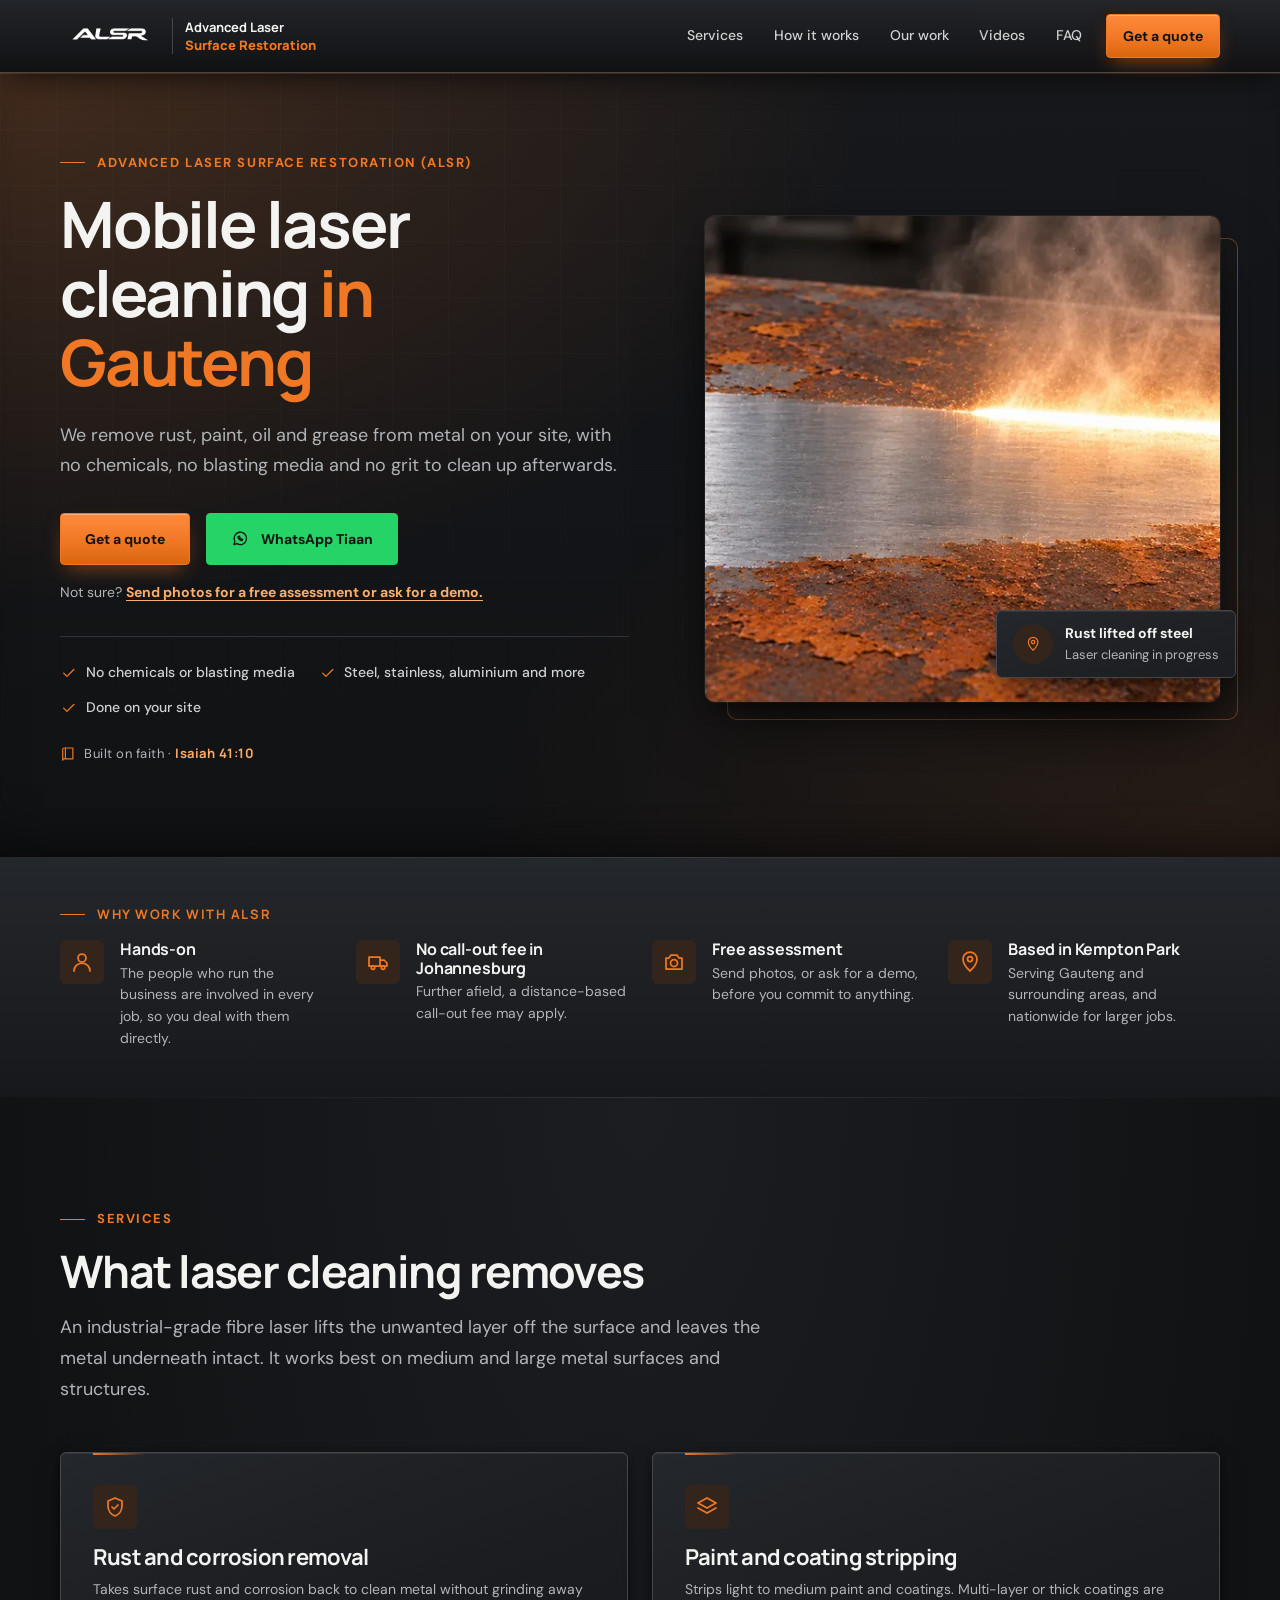
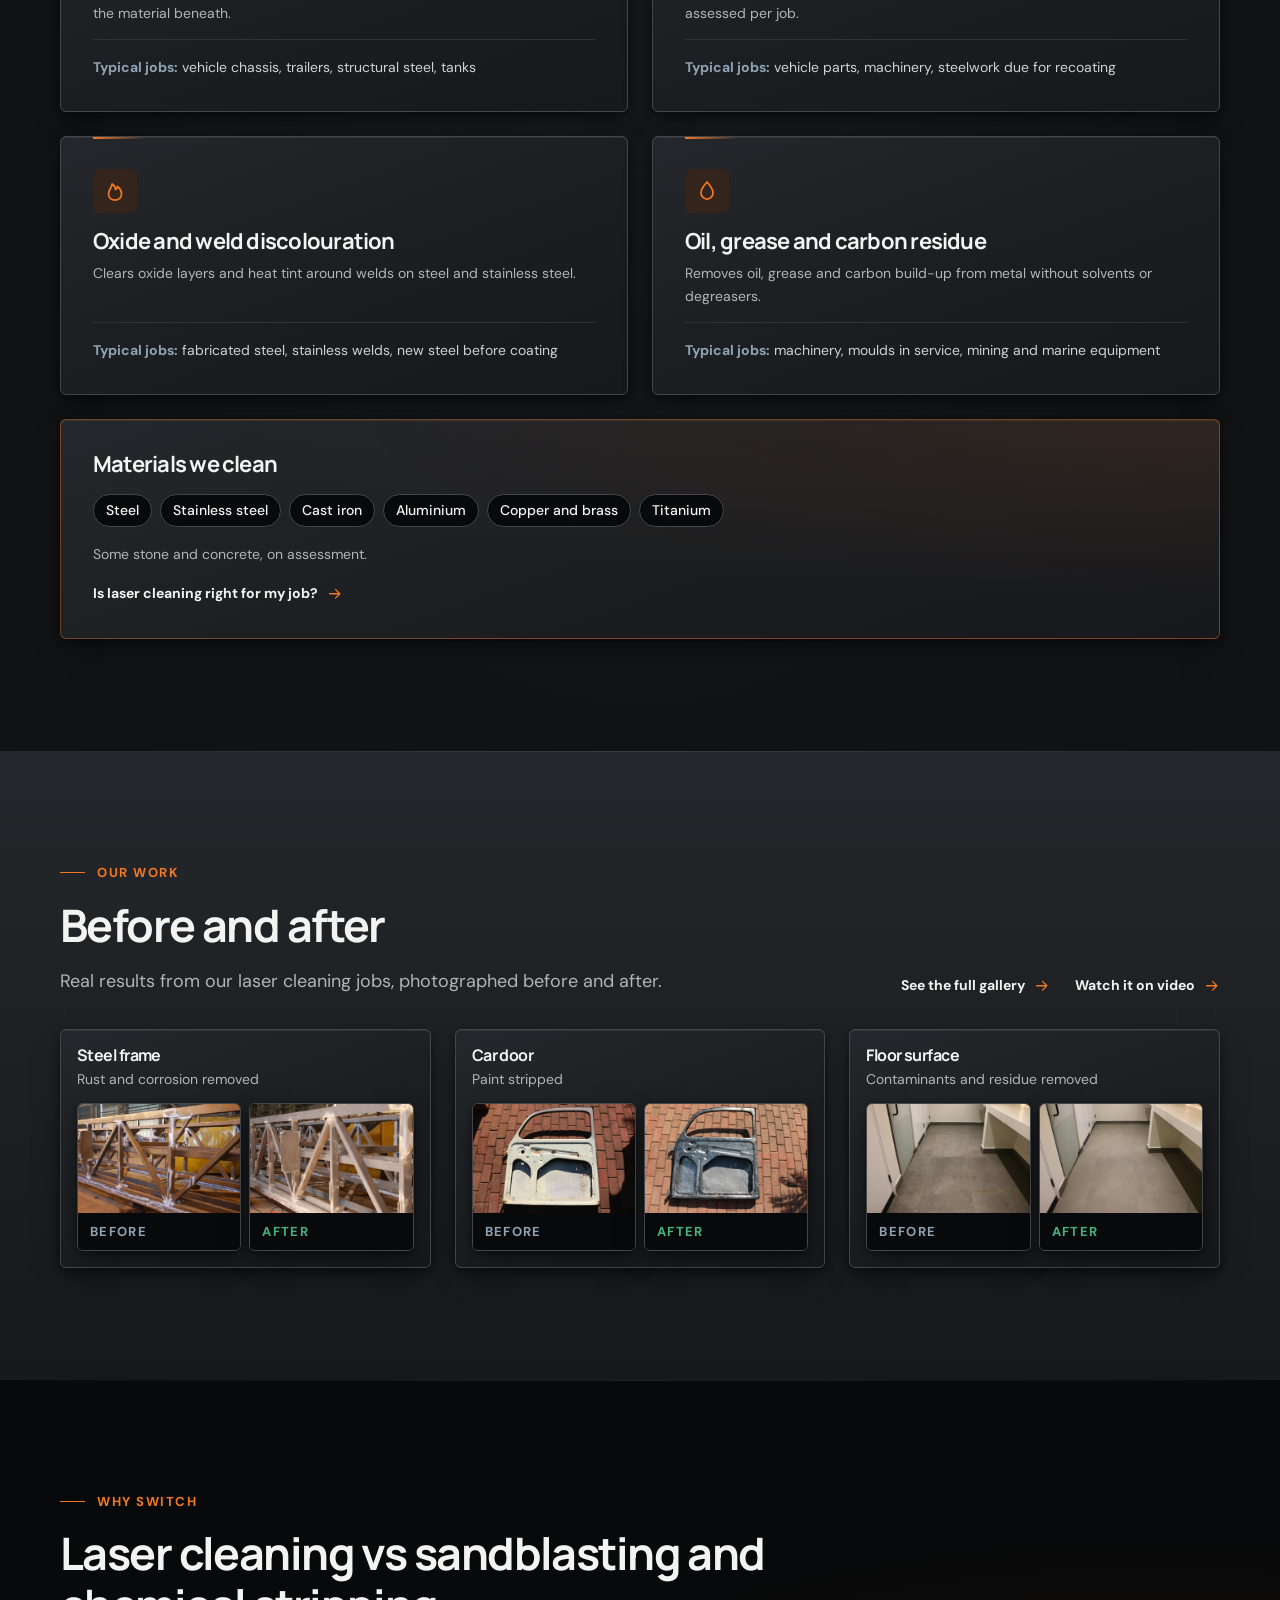
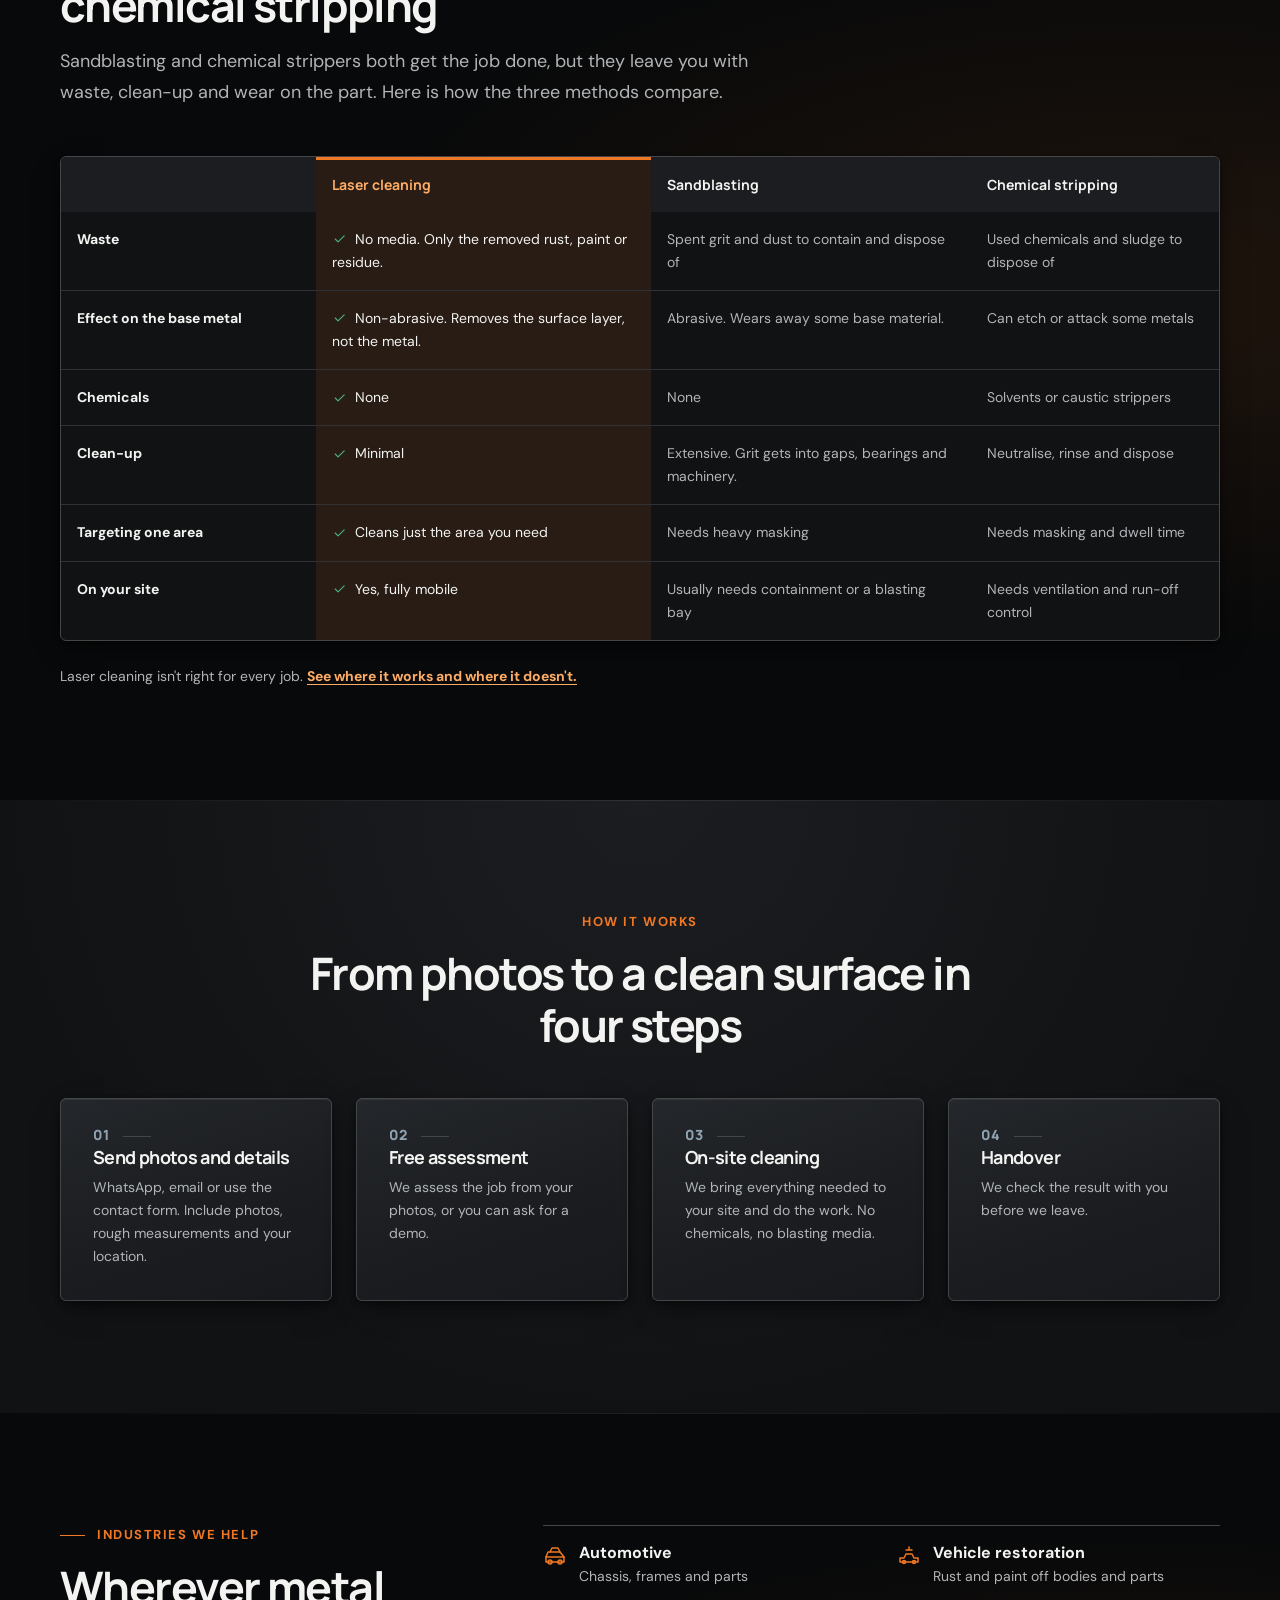
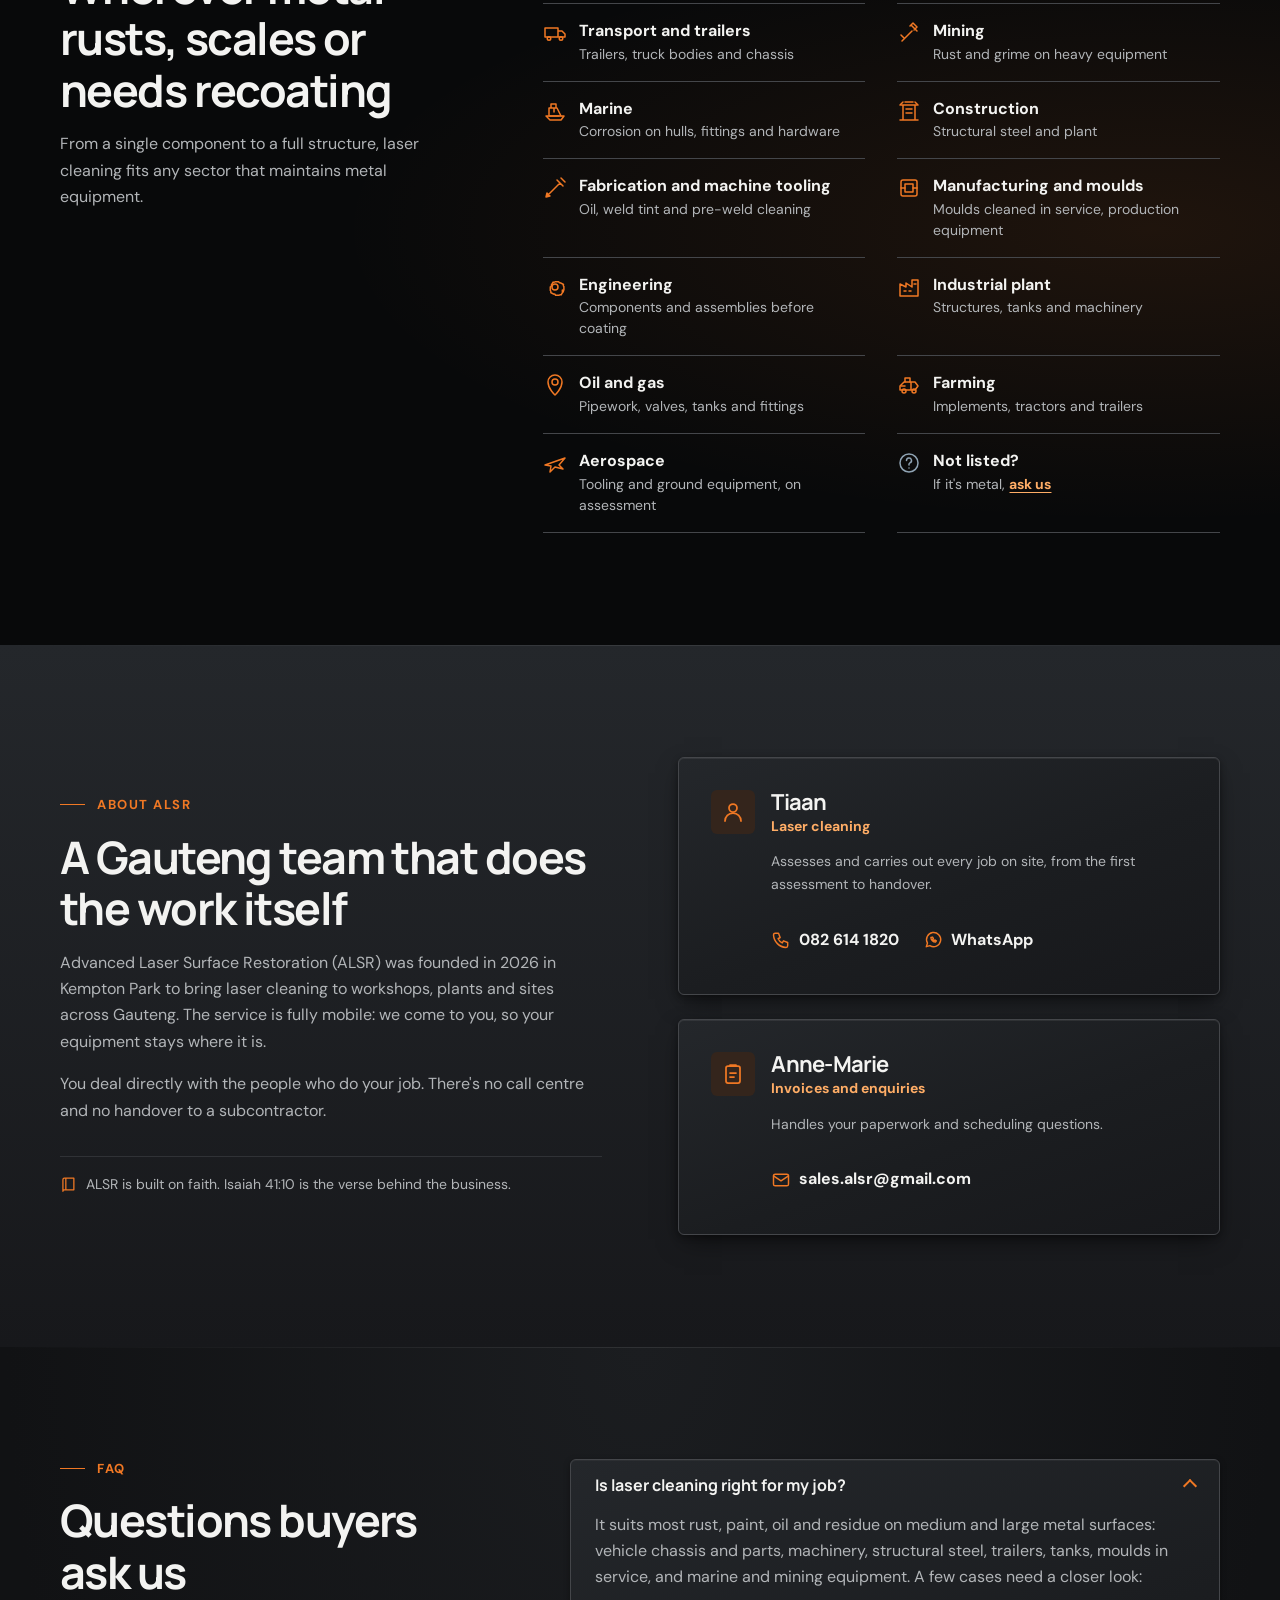
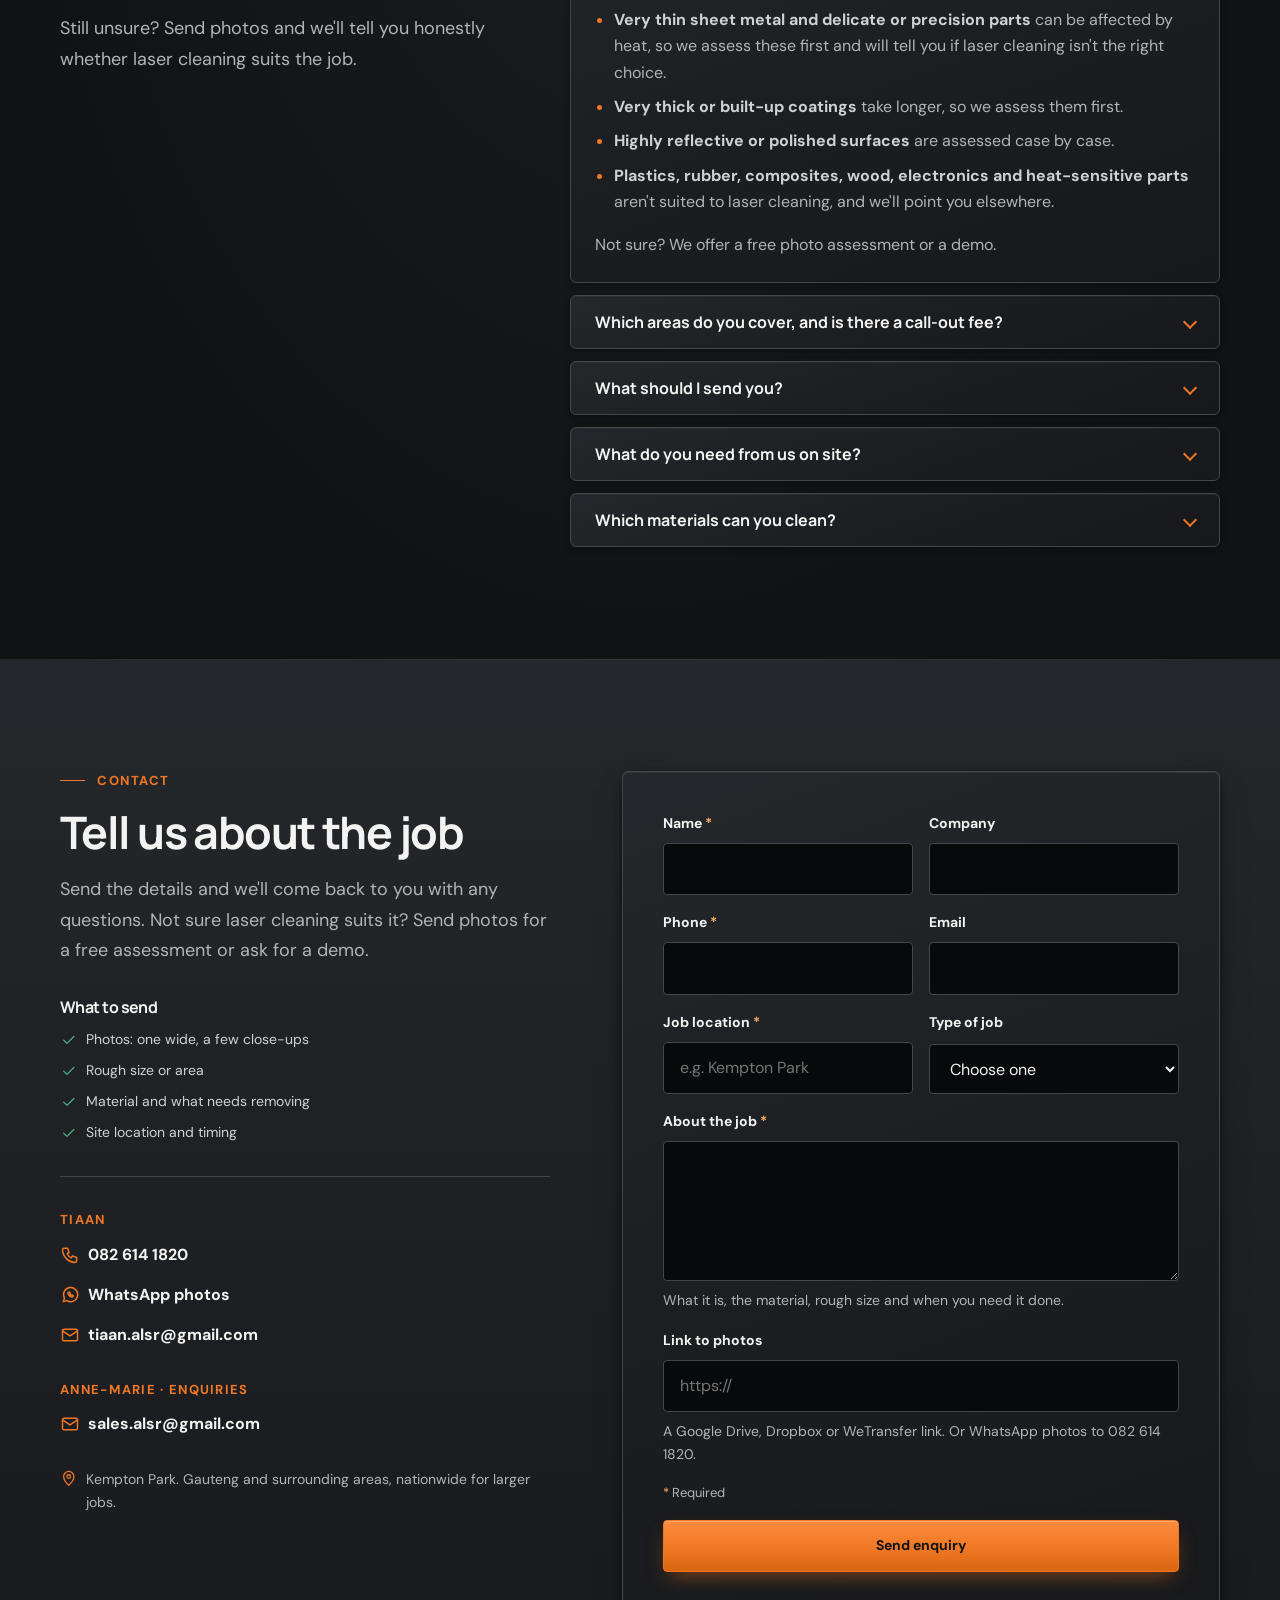
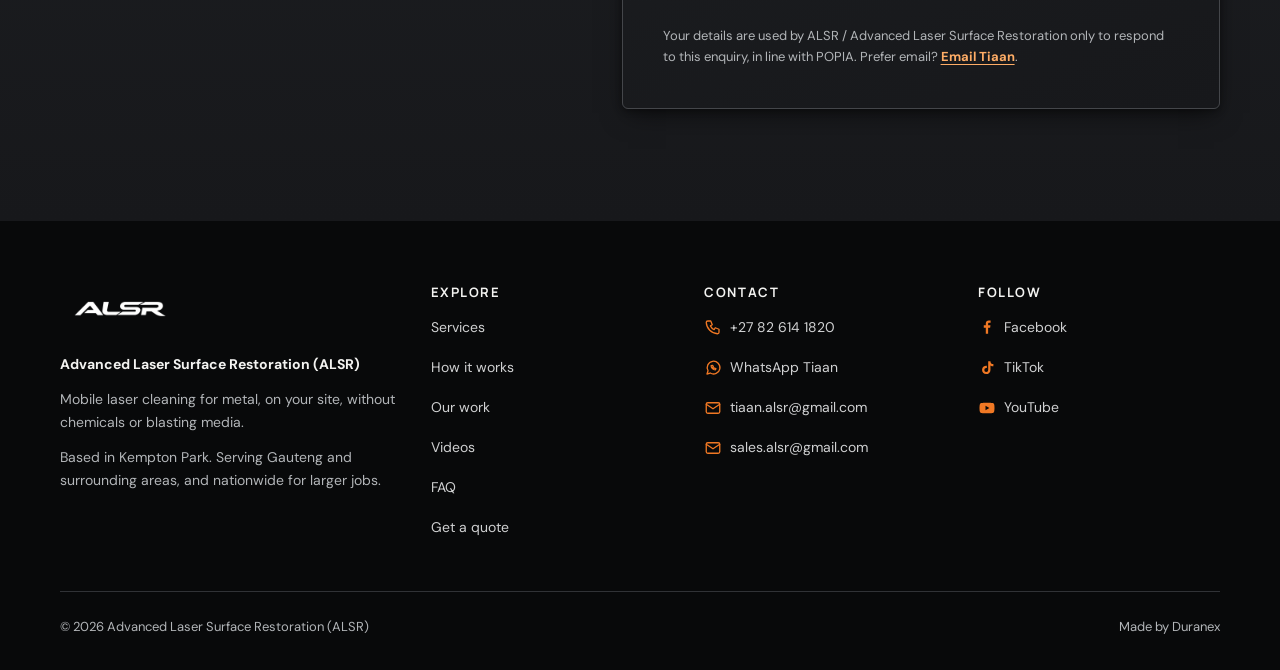
<file: index.html>
﻿<!DOCTYPE html>
<html lang="en-ZA"> 
  <head>
    <meta charset="UTF-8" />
    <meta name="viewport" content="width=device-width, initial-scale=1.0" />
    <meta name="description" content="Mobile laser cleaning in Gauteng. ALSR removes rust, paint, oil and grease from metal on your site. No chemicals. Free photo assessment." />
    <meta name="theme-color" content="#111214" />
    <meta name="color-scheme" content="dark" />
    <meta property="og:type" content="website" />
    <meta property="og:locale" content="en_ZA" />
    <meta property="og:site_name" content="Advanced Laser Surface Restoration (ALSR)" />
    <meta property="og:title" content="Mobile laser cleaning in Gauteng | ALSR" />
    <meta property="og:description" content="Mobile laser cleaning in Gauteng. ALSR removes rust, paint, oil and grease from metal on your site. No chemicals. Free photo assessment." />
    <meta property="og:url" content="https://alsr-sa.com/" />
    <meta property="og:image" content="https://alsr-sa.com/assets/img/brand/og-image.jpg" />
    <meta property="og:image:width" content="1200" />
    <meta property="og:image:height" content="630" />
    <meta property="og:image:alt" content="Before and after laser cleaning of a rusted steel frame. ALSR, mobile laser cleaning in Gauteng." />
    <meta name="twitter:card" content="summary_large_image" />
    <meta name="twitter:title" content="Mobile laser cleaning in Gauteng | ALSR" />
    <meta name="twitter:description" content="Mobile laser cleaning in Gauteng. ALSR removes rust, paint, oil and grease from metal on your site. No chemicals. Free photo assessment." />
    <meta name="twitter:image" content="https://alsr-sa.com/assets/img/brand/og-image.jpg" />
    <meta name="twitter:image:alt" content="Before and after laser cleaning of a rusted steel frame. ALSR, mobile laser cleaning in Gauteng." />
    <title>Laser Cleaning in Gauteng | Rust &amp; Paint Removal | ALSR</title>
    <link rel="canonical" href="https://alsr-sa.com/" />
    <link rel="icon" type="image/svg+xml" href="favicon/favicon.svg" />
    <link rel="icon" type="image/png" sizes="96x96" href="favicon/favicon-96x96.png" />
    <link rel="shortcut icon" href="favicon.ico" />
    <link rel="apple-touch-icon" sizes="180x180" href="favicon/apple-touch-icon.png" />
    <link rel="preload" as="image" href="assets/img/work/hero-laser-cleaning-860.webp" imagesrcset="assets/img/work/hero-laser-cleaning-560.webp 560w, assets/img/work/hero-laser-cleaning-860.webp 860w" imagesizes="(max-width: 900px) 92vw, 560px" fetchpriority="high" />
    <link rel="preload" href="assets/fonts/manrope-latin.woff2" as="font" type="font/woff2" crossorigin />
    <link rel="preload" href="assets/fonts/dm-sans-latin.woff2" as="font" type="font/woff2" crossorigin />
    <script type="application/ld+json">
{
  "@context": "https://schema.org",
  "@graph": [
    {
      "@id": "https://alsr-sa.com/#business",
      "name": "Advanced Laser Surface Restoration (ALSR)",
      "alternateName": "ALSR",
      "url": "https://alsr-sa.com/",
      "logo": "https://alsr-sa.com/assets/img/brand/logo-white.webp",
      "image": "https://alsr-sa.com/assets/img/brand/og-image.jpg",
      "description": "Mobile laser cleaning for metal in Gauteng and South Africa: rust, paint, oil and residue removed on site, with no chemicals or blasting media.",
      "telephone": "+27826141820",
      "email": "tiaan.alsr@gmail.com",
      "foundingDate": "2026",
      "address": {
        "@type": "PostalAddress",
        "addressLocality": "Kempton Park",
        "addressRegion": "Gauteng",
        "addressCountry": "ZA"
      },
      "areaServed": [
        {
          "@type": "AdministrativeArea",
          "name": "Gauteng"
        },
        {
          "@type": "Country",
          "name": "South Africa"
        }
      ],
      "knowsAbout": [
        "Laser cleaning",
        "Rust removal",
        "Paint removal"
      ],
      "contactPoint": [
        {
          "@type": "ContactPoint",
          "contactType": "customer service",
          "telephone": "+27826141820",
          "email": "tiaan.alsr@gmail.com",
          "areaServed": "ZA"
        },
        {
          "@type": "ContactPoint",
          "contactType": "sales",
          "email": "sales.alsr@gmail.com",
          "areaServed": "ZA"
        }
      ],
      "sameAs": [
        "https://www.facebook.com/share/1BM2h2xgPa/",
        "https://www.tiktok.com/@alsr753",
        "https://www.youtube.com/@alsr-lazersa"
      ],
      "@type": "LocalBusiness"
    },
    {
      "@type": "FAQPage",
      "mainEntity": [
        {
          "@type": "Question",
          "name": "Is laser cleaning right for my job?",
          "acceptedAnswer": {
            "@type": "Answer",
            "text": "It suits most rust, paint, oil and residue on medium and large metal surfaces: vehicle chassis and parts, machinery, structural steel, trailers, tanks, moulds in service, and marine and mining equipment. A few cases need a closer look: Very thin sheet metal and delicate or precision parts can be affected by heat, so we assess these first and will tell you if laser cleaning isn't the right choice. Very thick or built-up coatings take longer, so we assess them first. Highly reflective or polished surfaces are assessed case by case. Plastics, rubber, composites, wood, electronics and heat-sensitive parts aren't suited to laser cleaning, and we'll point you elsewhere. Not sure? We offer a free photo assessment or a demo."
          }
        },
        {
          "@type": "Question",
          "name": "Which areas do you cover, and is there a call-out fee?",
          "acceptedAnswer": {
            "@type": "Answer",
            "text": "We're based in Kempton Park and work across Gauteng and surrounding areas, with no call-out fee in Johannesburg. We also travel nationwide for larger jobs. Outside Johannesburg, a distance-based call-out fee may apply."
          }
        },
        {
          "@type": "Question",
          "name": "What should I send you?",
          "acceptedAnswer": {
            "@type": "Answer",
            "text": "Photos of the surface: one wide shot and a few close-ups Approximate size or area to be cleaned The material, if you know it, and what needs removing Where the job is and when you need it done WhatsApp them to 082 614 1820, email them, or use the contact form below."
          }
        },
        {
          "@type": "Question",
          "name": "What do you need from us on site?",
          "acceptedAnswer": {
            "@type": "Answer",
            "text": "Just two things: a 220V shore power supply close to where the job will take place, and clear access to the work area, wide enough for a car or our machine to get through."
          }
        },
        {
          "@type": "Question",
          "name": "Which materials can you clean?",
          "acceptedAnswer": {
            "@type": "Answer",
            "text": "Steel, stainless steel, cast iron, aluminium, copper and brass, and titanium. Some stone and concrete can be cleaned too, after an assessment."
          }
        }
      ]
    },
    {
      "@type": "WebSite",
      "@id": "https://alsr-sa.com/#website",
      "url": "https://alsr-sa.com/",
      "name": "Advanced Laser Surface Restoration (ALSR)",
      "inLanguage": "en-ZA",
      "publisher": {
        "@id": "https://alsr-sa.com/#business"
      }
    }
  ]
}
    </script>
    <script>document.documentElement.classList.add("js");</script>
    <link rel="stylesheet" href="assets/css/site.css" />
    <script src="assets/js/site.js" defer></script>
  </head>
  <body>
    <!-- header:start -->
    <a class="skip-link" href="#main">Skip to main content</a>
    <svg class="sprite" aria-hidden="true" focusable="false" xmlns="http://www.w3.org/2000/svg">
      <symbol id="i-arrow-right" viewBox="0 0 24 24"><path d="M5 12h14M13 6l6 6-6 6"/></symbol>
      <symbol id="i-check" viewBox="0 0 24 24"><path d="m5 12.5 4.5 4.5L19 7.5"/></symbol>
      <symbol id="i-phone" viewBox="0 0 24 24"><path d="M5 4h4l2 5-2.5 1.5a11 11 0 0 0 5 5L15 13l5 2v4a2 2 0 0 1-2 2A16 16 0 0 1 3 6a2 2 0 0 1 2-2Z"/></symbol>
      <symbol id="i-mail" viewBox="0 0 24 24"><rect x="3" y="5" width="18" height="14" rx="2"/><path d="m3 7 9 6 9-6"/></symbol>
      <symbol id="i-pin" viewBox="0 0 24 24"><path d="M12 21s7-6.2 7-12a7 7 0 1 0-14 0c0 5.8 7 12 7 12Z"/><circle cx="12" cy="9" r="2.5"/></symbol>
      <symbol id="i-whatsapp" viewBox="0 0 24 24"><path d="M4 20l1.4-4.3A8.5 8.5 0 1 1 8.300 18.700L4 20Z"/><path d="M9.500 9c0 2.800 2.700 5.500 5.500 5.500l1-1.500-1.800-1-.9.800a3.500 3.500 0 0 1-1.600-1.600l.8-.9-1-1.800-2 .5Z"/></symbol>
      <symbol id="i-menu" viewBox="0 0 24 24"><path d="M4 7h16M4 12h16M4 17h16"/></symbol>
      <symbol id="i-close" viewBox="0 0 24 24"><path d="m6 6 12 12M18 6 6 18"/></symbol>
      <symbol id="i-play" viewBox="0 0 24 24"><path d="M8 5v14l11-7Z"/></symbol>
      <symbol id="i-target" viewBox="0 0 24 24"><circle cx="12" cy="12" r="8"/><circle cx="12" cy="12" r="3"/><path d="M12 2v3M12 19v3M2 12h3M19 12h3"/></symbol>
      <symbol id="i-bolt" viewBox="0 0 24 24"><path d="M13 3 5 13.500h6L10 21l8-10.500h-6L13 3Z"/></symbol>
      <symbol id="i-leaf" viewBox="0 0 24 24"><path d="M5 19c0-8 5-14 15-14 0 10-6 15-14 15"/><path d="M5 19c2-5 5-8 9-10"/></symbol>
      <symbol id="i-truck" viewBox="0 0 24 24"><path d="M3 7h11v9H3zM14 10h4l3 3v3h-7"/><circle cx="7" cy="17.500" r="1.750"/><circle cx="17" cy="17.500" r="1.750"/></symbol>
      <symbol id="i-book" viewBox="0 0 24 24"><path d="M4 5a2 2 0 0 1 2-2h13v16H6a2 2 0 0 0-2 2V5ZM8 3v16"/></symbol>
      <symbol id="i-user" viewBox="0 0 24 24"><circle cx="12" cy="8" r="4"/><path d="M4 21a8 8 0 0 1 16 0"/></symbol>
      <symbol id="i-camera" viewBox="0 0 24 24"><path d="M4 8h3l2-3h6l2 3h3v11H4Z"/><circle cx="12" cy="13" r="3.500"/></symbol>
      <symbol id="i-shield" viewBox="0 0 24 24"><path d="M12 3 5 6v5c0 4.500 3 8.500 7 10 4-1.500 7-5.500 7-10V6Z"/><path d="m9 12 2 2 4-4"/></symbol>
      <symbol id="i-layers" viewBox="0 0 24 24"><path d="m12 3 9 5-9 5-9-5Z"/><path d="m3 13 9 5 9-5"/></symbol>
      <symbol id="i-flame" viewBox="0 0 24 24"><path d="M12 21c-3.900 0-6.500-2.600-6.500-6.200 0-3.600 3-5.800 3.700-9.800 2.300 1.500 3.300 3.700 3.300 5.500 1-.5 1.800-1.700 2-3 2 1.700 4 4.200 4 7.300 0 3.600-2.600 6.200-6.500 6.200Z"/></symbol>
      <symbol id="i-droplet" viewBox="0 0 24 24"><path d="M12 3s6 6.500 6 11a6 6 0 0 1-12 0c0-4.500 6-11 6-11Z"/></symbol>
      <symbol id="i-brush" viewBox="0 0 24 24"><path d="M14 4 20 10l-7 7-6-6Z"/><path d="M7 11 4 14c-1 1-1 3 0 4l2 2c1 1 3 1 4 0l3-3"/></symbol>
      <symbol id="i-clipboard" viewBox="0 0 24 24"><rect x="5" y="4" width="14" height="17" rx="2"/><path d="M9 4V3h6v1M9 11h6M9 15h4"/></symbol>
      <symbol id="i-zoom" viewBox="0 0 24 24"><circle cx="11" cy="11" r="6.5"/><path d="m20 20-4.500-4.500M11 8.500v5M8.500 11h5"/></symbol>
      <symbol id="i-chevron-left" viewBox="0 0 24 24"><path d="m15 5-7 7 7 7"/></symbol>
      <symbol id="i-chevron-right" viewBox="0 0 24 24"><path d="m9 5 7 7-7 7"/></symbol>
      <symbol id="i-facebook" viewBox="0 0 24 24"><path d="M13.500 21v-8h2.700l.4-3.200h-3.100V7.800c0-.9.300-1.500 1.600-1.500h1.700V3.400c-.3 0-1.300-.1-2.400-.1-2.400 0-4 1.500-4 4.100v2.400H7.700V13h2.700v8z"/></symbol>
      <symbol id="i-tiktok" viewBox="0 0 24 24"><path d="M16.600 3h-3v11.600a2.600 2.600 0 1 1-2.600-2.600c.3 0 .5 0 .8.100V9a5.600 5.600 0 1 0 4.800 5.500V8.600a6.700 6.700 0 0 0 3.900 1.200V6.800A3.900 3.900 0 0 1 16.600 3z"/></symbol>
      <symbol id="i-youtube" viewBox="0 0 24 24"><path d="M21.600 7.200a2.500 2.500 0 0 0-1.800-1.800C18.200 5 12 5 12 5s-6.200 0-7.800.4A2.500 2.500 0 0 0 2.400 7.200C2 8.800 2 12 2 12s0 3.200.4 4.800a2.500 2.500 0 0 0 1.800 1.800C5.800 19 12 19 12 19s6.200 0 7.800-.4a2.500 2.500 0 0 0 1.800-1.800c.4-1.600.4-4.800.4-4.800s0-3.200-.4-4.800zM10 15V9l5.200 3z"/></symbol>
    </svg>
    <header class="site-header">
      <div class="container header-content">
        <a class="brand" href="index.html" aria-label="Advanced Laser Surface Restoration (ALSR), home">
          <img src="assets/img/brand/logo-white.webp" alt="" width="100" height="52" />
          <span class="brand-name">Advanced Laser<br /><strong>Surface Restoration</strong></span>
        </a>
        <nav class="site-nav" id="site-nav" aria-label="Main navigation">
          <a href="index.html#services" data-nav>Services</a>
          <a href="index.html#how-it-works" data-nav>How it works</a>
          <a href="gallery.html" data-nav>Our work</a>
          <a href="videos.html" data-nav>Videos</a>
          <a href="index.html#faq" data-nav>FAQ</a>
        </nav>
        <a class="button button--small header-cta" href="index.html#contact">Get a quote</a>
        <button class="nav-toggle" type="button" aria-expanded="false" aria-controls="site-nav" aria-label="Open menu">
          <svg class="icon icon-open" aria-hidden="true"><use href="#i-menu" /></svg>
          <svg class="icon icon-close" aria-hidden="true"><use href="#i-close" /></svg>
        </button>
      </div>
    </header>
    <div class="mobile-bar">
      <a class="button button--whatsapp" href="https://wa.me/27826141820" target="_blank" rel="noopener noreferrer">
        <svg class="icon" aria-hidden="true"><use href="#i-whatsapp" /></svg>WhatsApp Tiaan
      </a>
      <a class="button" href="tel:+27826141820">
        <svg class="icon" aria-hidden="true"><use href="#i-phone" /></svg>Call
      </a>
    </div>
    <!-- header:end -->


    <main id="main" tabindex="-1">
      <!-- 1. Hero -->
      <section class="hero" id="home" aria-labelledby="hero-title">
        <div class="container hero-layout">
          <div class="hero-copy">
            <p class="eyebrow">Advanced Laser Surface Restoration (ALSR)</p>
            <h1 id="hero-title">Mobile laser cleaning <em>in Gauteng</em></h1>
            <p class="hero-description">
              We remove rust, paint, oil and grease from metal on your site, with no chemicals,
              no blasting media and no grit to clean up afterwards.
            </p>
            <div class="button-row" data-bar-trigger>
              <a class="button" href="#contact">Get a quote</a>
              <a class="button button--whatsapp" href="https://wa.me/27826141820" target="_blank" rel="noopener noreferrer">
                <svg class="icon" aria-hidden="true"><use href="#i-whatsapp" /></svg>WhatsApp Tiaan
              </a>
            </div>
            <p class="hero-helper">Not sure? <a href="#contact">Send photos for a free assessment or ask for a demo.</a></p>
            <ul class="hero-points" aria-label="Service highlights">
              <li><svg class="icon" aria-hidden="true"><use href="#i-check" /></svg>No chemicals or blasting media</li>
              <li><svg class="icon" aria-hidden="true"><use href="#i-check" /></svg>Steel, stainless, aluminium and more</li>
              <li><svg class="icon" aria-hidden="true"><use href="#i-check" /></svg>Done on your site</li>
            </ul>
            <p class="scripture-note">
              <svg class="icon" aria-hidden="true"><use href="#i-book" /></svg>
              <span>Built on faith · <strong>Isaiah 41:10</strong></span>
            </p>
          </div>

          <figure class="hero-visual">
            <div class="hero-compare hero-compare--single">
              <div class="hero-compare-item">
                <img
                  src="assets/img/work/hero-laser-cleaning-860.webp" srcset="assets/img/work/hero-laser-cleaning-560.webp 560w, assets/img/work/hero-laser-cleaning-860.webp 860w" sizes="(max-width: 900px) 92vw, 560px" width="860" height="820"
                  alt="Laser cleaning a rusted steel surface: a wide band of bright bare metal opens up as the rust and sparks lift off"
                  fetchpriority="high"
                />
              </div>
            </div>
            <figcaption class="hero-caption">
              <span class="caption-icon" aria-hidden="true"><svg class="icon"><use href="#i-pin" /></svg></span>
              <span><strong>Rust lifted off steel</strong><br />Laser cleaning in progress</span>
            </figcaption>
          </figure>
        </div>
      </section>

      <!-- 2. Why ALSR -->
      <section class="section section--surface trust" aria-labelledby="trust-title">
        <div class="container">
          <h2 class="eyebrow" id="trust-title">Why work with ALSR</h2>
          <!-- TODO client: certifications, safety training, insurance, B-BBEE or CSD go here once confirmed (REDESIGN_PLAN §5.4). -->
          <ul class="trust-list">
            <li class="trust-item">
              <span class="card-icon" aria-hidden="true"><svg class="icon"><use href="#i-user" /></svg></span>
              <div>
                <h3>Hands-on</h3>
                <p>The people who run the business are involved in every job, so you deal with them directly.</p>
              </div>
            </li>
            <li class="trust-item">
              <span class="card-icon" aria-hidden="true"><svg class="icon"><use href="#i-truck" /></svg></span>
              <div>
                <h3>No call-out fee in Johannesburg</h3>
                <p>Further afield, a distance-based call-out fee may apply.</p>
              </div>
            </li>
            <li class="trust-item">
              <span class="card-icon" aria-hidden="true"><svg class="icon"><use href="#i-camera" /></svg></span>
              <div>
                <h3>Free assessment</h3>
                <p>Send photos, or ask for a demo, before you commit to anything.</p>
              </div>
            </li>
            <li class="trust-item">
              <span class="card-icon" aria-hidden="true"><svg class="icon"><use href="#i-pin" /></svg></span>
              <div>
                <h3>Based in Kempton Park</h3>
                <p>Serving Gauteng and surrounding areas, and nationwide for larger jobs.</p>
              </div>
            </li>
          </ul>
        </div>
      </section>

      <!-- 3. Services -->
      <section class="section section--alt" id="services" aria-labelledby="services-title">
        <div class="container">
          <div class="section-heading">
            <p class="eyebrow">Services</p>
            <h2 id="services-title">What laser cleaning removes</h2>
            <p class="lead">
              An industrial-grade fibre laser lifts the unwanted layer off the surface and leaves the
              metal underneath intact. It works best on medium and large metal surfaces and structures.
            </p>
          </div>
          <div class="grid grid--3 service-grid">
            <article class="card service-card">
              <div class="card-icon" aria-hidden="true"><svg class="icon"><use href="#i-shield" /></svg></div>
              <h3>Rust and corrosion removal</h3>
              <p>Takes surface rust and corrosion back to clean metal without grinding away the material beneath.</p>
              <p class="service-jobs"><strong>Typical jobs:</strong> vehicle chassis, trailers, structural steel, tanks</p>
            </article>
            <article class="card service-card">
              <div class="card-icon" aria-hidden="true"><svg class="icon"><use href="#i-layers" /></svg></div>
              <h3>Paint and coating stripping</h3>
              <p>Strips light to medium paint and coatings. Multi-layer or thick coatings are assessed per job.</p>
              <p class="service-jobs"><strong>Typical jobs:</strong> vehicle parts, machinery, steelwork due for recoating</p>
            </article>
            <article class="card service-card">
              <div class="card-icon" aria-hidden="true"><svg class="icon"><use href="#i-flame" /></svg></div>
              <h3>Oxide and weld discolouration</h3>
              <p>Clears oxide layers and heat tint around welds on steel and stainless steel.</p>
              <p class="service-jobs"><strong>Typical jobs:</strong> fabricated steel, stainless welds, new steel before coating</p>
            </article>
            <article class="card service-card">
              <div class="card-icon" aria-hidden="true"><svg class="icon"><use href="#i-droplet" /></svg></div>
              <h3>Oil, grease and carbon residue</h3>
              <p>Removes oil, grease and carbon build-up from metal without solvents or degreasers.</p>
              <p class="service-jobs"><strong>Typical jobs:</strong> machinery, moulds in service, mining and marine equipment</p>
            </article>
            <aside class="card materials-card" aria-labelledby="materials-title">
              <h3 id="materials-title">Materials we clean</h3>
              <ul class="materials-list">
                <li>Steel</li>
                <li>Stainless steel</li>
                <li>Cast iron</li>
                <li>Aluminium</li>
                <li>Copper and brass</li>
                <li>Titanium</li>
              </ul>
              <p>Some stone and concrete, on assessment.</p>
              <a class="inline-link" href="#faq-fit">Is laser cleaning right for my job? <svg class="icon" aria-hidden="true"><use href="#i-arrow-right" /></svg></a>
            </aside>
          </div>
        </div>
      </section>

      <!-- 4. Before/after showcase -->
      <section class="section section--surface" id="results" aria-labelledby="results-title">
        <div class="container">
          <div class="split-heading">
            <div class="section-heading">
              <p class="eyebrow">Our work</p>
              <h2 id="results-title">Before and after</h2>
              <p class="lead">Real results from our laser cleaning jobs, photographed before and after.</p>
            </div>
            <div class="split-heading-links">
              <a class="inline-link" href="gallery.html">See the full gallery <svg class="icon" aria-hidden="true"><use href="#i-arrow-right" /></svg></a>
              <a class="inline-link" href="videos.html">Watch it on video <svg class="icon" aria-hidden="true"><use href="#i-arrow-right" /></svg></a>
            </div>
          </div>
          <div class="showcase-grid">
            <article class="card before-after-pair">
              <h3>Steel frame</h3>
              <p class="pair-meta">Rust and corrosion removed</p>
              <div class="comparison-photos">
                <figure><img src="assets/img/work/steel-frame-before-800.webp" srcset="assets/img/work/steel-frame-before-800.webp 800w, assets/img/work/steel-frame-before-1600.webp 1600w" sizes="(max-width: 900px) 46vw, 270px" width="800" height="533" alt="Rusted steel frame before laser cleaning" loading="lazy" /><figcaption><span class="tag tag--before">Before</span></figcaption></figure>
                <figure><img src="assets/img/work/steel-frame-after-800.webp" srcset="assets/img/work/steel-frame-after-800.webp 800w, assets/img/work/steel-frame-after-1600.webp 1600w" sizes="(max-width: 900px) 46vw, 270px" width="800" height="533" alt="Steel frame after laser cleaning, rust removed" loading="lazy" /><figcaption><span class="tag tag--after">After</span></figcaption></figure>
              </div>
            </article>
            <article class="card before-after-pair">
              <h3>Car door</h3>
              <p class="pair-meta">Paint stripped</p>
              <div class="comparison-photos">
                <figure><img src="assets/img/work/vehicle-door-before-800.webp" srcset="assets/img/work/vehicle-door-before-800.webp 800w, assets/img/work/vehicle-door-before-1600.webp 1600w" sizes="(max-width: 900px) 46vw, 270px" width="800" height="533" alt="Painted car door before laser cleaning" loading="lazy" /><figcaption><span class="tag tag--before">Before</span></figcaption></figure>
                <figure><img src="assets/img/work/vehicle-door-after-800.webp" srcset="assets/img/work/vehicle-door-after-800.webp 800w, assets/img/work/vehicle-door-after-1600.webp 1600w" sizes="(max-width: 900px) 46vw, 270px" width="800" height="533" alt="Car door after laser cleaning, paint stripped" loading="lazy" /><figcaption><span class="tag tag--after">After</span></figcaption></figure>
              </div>
            </article>
            <article class="card before-after-pair">
              <h3>Floor surface</h3>
              <p class="pair-meta">Contaminants and residue removed</p>
              <div class="comparison-photos">
                <figure><img src="assets/img/work/tiled-floor-before-800.webp" srcset="assets/img/work/tiled-floor-before-800.webp 800w, assets/img/work/tiled-floor-before-1600.webp 1600w" sizes="(max-width: 900px) 46vw, 270px" width="800" height="533" alt="Contaminated floor surface before laser cleaning" loading="lazy" /><figcaption><span class="tag tag--before">Before</span></figcaption></figure>
                <figure><img src="assets/img/work/tiled-floor-after-800.webp" srcset="assets/img/work/tiled-floor-after-800.webp 800w, assets/img/work/tiled-floor-after-1600.webp 1600w" sizes="(max-width: 900px) 46vw, 270px" width="800" height="533" alt="Floor surface after laser cleaning, residue removed" loading="lazy" /><figcaption><span class="tag tag--after">After</span></figcaption></figure>
              </div>
            </article>
          </div>
        </div>
      </section>

      <!--
        TODO client: Testimonials section goes here once real, approved testimonials exist
        (name, company, permission). See REDESIGN_PLAN §5.1. Do not add placeholder quotes.
      -->

      <!-- 5. Laser vs sandblasting vs chemicals -->
      <section class="section section--deep" id="compare" aria-labelledby="compare-title">
        <div class="container">
          <div class="section-heading">
            <p class="eyebrow">Why switch</p>
            <h2 id="compare-title">Laser cleaning vs sandblasting and chemical stripping</h2>
            <p class="lead">
              Sandblasting and chemical strippers both get the job done, but they leave you with waste,
              clean-up and wear on the part. Here is how the three methods compare.
            </p>
          </div>
          <div class="table-wrap compare-wrap">
            <table class="table compare-table">
              <caption class="visually-hidden">Laser cleaning compared with sandblasting and chemical stripping</caption>
              <thead>
                <tr>
                  <th scope="col"><span class="visually-hidden">Factor</span></th>
                  <th scope="col" class="is-laser">Laser cleaning</th>
                  <th scope="col">Sandblasting</th>
                  <th scope="col">Chemical stripping</th>
                </tr>
              </thead>
              <tbody>
                <tr>
                  <th scope="row">Waste</th>
                  <td class="is-laser" data-label="Laser cleaning"><svg class="icon" aria-hidden="true"><use href="#i-check" /></svg>No media. Only the removed rust, paint or residue.</td>
                  <td data-label="Sandblasting">Spent grit and dust to contain and dispose of</td>
                  <td data-label="Chemical stripping">Used chemicals and sludge to dispose of</td>
                </tr>
                <tr>
                  <th scope="row">Effect on the base metal</th>
                  <td class="is-laser" data-label="Laser cleaning"><svg class="icon" aria-hidden="true"><use href="#i-check" /></svg>Non-abrasive. Removes the surface layer, not the metal.</td>
                  <td data-label="Sandblasting">Abrasive. Wears away some base material.</td>
                  <td data-label="Chemical stripping">Can etch or attack some metals</td>
                </tr>
                <tr>
                  <th scope="row">Chemicals</th>
                  <td class="is-laser" data-label="Laser cleaning"><svg class="icon" aria-hidden="true"><use href="#i-check" /></svg>None</td>
                  <td data-label="Sandblasting">None</td>
                  <td data-label="Chemical stripping">Solvents or caustic strippers</td>
                </tr>
                <tr>
                  <th scope="row">Clean-up</th>
                  <td class="is-laser" data-label="Laser cleaning"><svg class="icon" aria-hidden="true"><use href="#i-check" /></svg>Minimal</td>
                  <td data-label="Sandblasting">Extensive. Grit gets into gaps, bearings and machinery.</td>
                  <td data-label="Chemical stripping">Neutralise, rinse and dispose</td>
                </tr>
                <tr>
                  <th scope="row">Targeting one area</th>
                  <td class="is-laser" data-label="Laser cleaning"><svg class="icon" aria-hidden="true"><use href="#i-check" /></svg>Cleans just the area you need</td>
                  <td data-label="Sandblasting">Needs heavy masking</td>
                  <td data-label="Chemical stripping">Needs masking and dwell time</td>
                </tr>
                <tr>
                  <th scope="row">On your site</th>
                  <td class="is-laser" data-label="Laser cleaning"><svg class="icon" aria-hidden="true"><use href="#i-check" /></svg>Yes, fully mobile</td>
                  <td data-label="Sandblasting">Usually needs containment or a blasting bay</td>
                  <td data-label="Chemical stripping">Needs ventilation and run-off control</td>
                </tr>
              </tbody>
            </table>
          </div>
          <p class="compare-note">
            Laser cleaning isn't right for every job. <a href="#faq-fit">See where it works and where it doesn't.</a>
          </p>
        </div>
      </section>

      <!-- 6. How it works -->
      <section class="section section--alt" id="how-it-works" aria-labelledby="process-title">
        <div class="container">
          <div class="section-heading section-heading--centered">
            <p class="eyebrow">How it works</p>
            <h2 id="process-title">From photos to a clean surface in four steps</h2>
          </div>
          <ol class="steps">
            <li class="card step">
              <span class="step-number" aria-hidden="true">01</span>
              <h3>Send photos and details</h3>
              <p>WhatsApp, email or use the contact form. Include photos, rough measurements and your location.</p>
            </li>
            <li class="card step">
              <span class="step-number" aria-hidden="true">02</span>
              <h3>Free assessment</h3>
              <p>We assess the job from your photos, or you can ask for a demo.</p>
            </li>
            <li class="card step">
              <span class="step-number" aria-hidden="true">03</span>
              <h3>On-site cleaning</h3>
              <p>We bring everything needed to your site and do the work. No chemicals, no blasting media.</p>
            </li>
            <li class="card step">
              <span class="step-number" aria-hidden="true">04</span>
              <h3>Handover</h3>
              <p>We check the result with you before we leave.</p>
            </li>
          </ol>
        </div>
      </section>

      <!-- 7. Industries -->
      <section class="section section--deep" id="industries" aria-labelledby="industries-title">
        <div class="container industries-layout">
          <div class="industries-heading">
            <p class="eyebrow">Industries we help</p>
            <h2 id="industries-title">Wherever metal rusts, scales or needs recoating</h2>
            <p>From a single component to a full structure, laser cleaning fits any sector that maintains metal equipment.</p>
          </div>
          <ul class="industry-list">
            <li class="industry-item"><svg viewBox="0 0 24 24" aria-hidden="true"><path d="m3 14 2-5h12l4 5v5H3v-5Z"/><path d="M7 9l2-4h6l2 4M3 14h18"/><circle cx="7" cy="19" r="2"/><circle cx="17" cy="19" r="2"/></svg><div><strong>Automotive</strong><span>Chassis, frames and parts</span></div></li>
            <li class="industry-item"><svg viewBox="0 0 24 24" aria-hidden="true"><path d="M3 15h4l2-4h6l2 4h4v4H3Z"/><circle cx="7" cy="19" r="1.5"/><circle cx="17" cy="19" r="1.5"/><path d="M9 7h6M12 4v3"/></svg><div><strong>Vehicle restoration</strong><span>Rust and paint off bodies and parts</span></div></li>
            <li class="industry-item"><svg viewBox="0 0 24 24" aria-hidden="true"><path d="M2 7h13v9H2zM15 10h4l3 3v3h-7"/><circle cx="6" cy="17.5" r="1.75"/><circle cx="18" cy="17.5" r="1.75"/></svg><div><strong>Transport and trailers</strong><span>Trailers, truck bodies and chassis</span></div></li>
            <li class="industry-item"><svg viewBox="0 0 24 24" aria-hidden="true"><path d="m14 4 6 6M5 20l10-10m-8 7-3-3m9-9 3-3 4 4-3 3"/></svg><div><strong>Mining</strong><span>Rust and grime on heavy equipment</span></div></li>
            <li class="industry-item"><svg viewBox="0 0 24 24" aria-hidden="true"><path d="M3 17h18l-3 4H7l-4-4Z"/><path d="M6 17V9h8l4 8M8 9V5h5v4m-2 0v4m-5 4h10"/></svg><div><strong>Marine</strong><span>Corrosion on hulls, fittings and hardware</span></div></li>
            <li class="industry-item"><svg viewBox="0 0 24 24" aria-hidden="true"><path d="M3 21h18M6 21V6h12v15M4 6h16M8 3h8M9 10h6m-6 4h6"/><path d="m3 6 3-3m15 3-3-3"/></svg><div><strong>Construction</strong><span>Structural steel and plant</span></div></li>
            <li class="industry-item"><svg viewBox="0 0 24 24" aria-hidden="true"><path d="M4 20 17 7m-3-3 6 6m-2-8 4 4M3 21l4-1-3-3-1 4Z"/></svg><div><strong>Fabrication and machine tooling</strong><span>Oil, weld tint and pre-weld cleaning</span></div></li>
            <li class="industry-item"><svg viewBox="0 0 24 24" aria-hidden="true"><rect x="4" y="4" width="16" height="16" rx="2"/><path d="M8 8h8v8H8z"/><path d="M4 12h4m8 0h4"/></svg><div><strong>Manufacturing and moulds</strong><span>Moulds cleaned in service, production equipment</span></div></li>
            <li class="industry-item"><svg viewBox="0 0 24 24" aria-hidden="true"><circle cx="12" cy="12" r="3"/><path d="M19.4 15a1.7 1.7 0 0 0 .3 1.9l.1.1-1.7 2.9-.2-.1a1.7 1.7 0 0 0-1.8.4l-.1.1h-3.4l-.1-.2a1.7 1.7 0 0 0-1.7-1l-.2.1-2.9-1.7.1-.2a1.7 1.7 0 0 0-.4-1.8l-.1-.1v-3.4l.2-.1a1.7 1.7 0 0 0 1-1.7l-.1-.2 1.7-2.9.2.1a1.7 1.7 0 0 0 1.8-.4l.1-.1h3.4l.1.2a1.7 1.7 0 0 0 1.7 1l.2-.1 2.9 1.7-.1.2a1.7 1.7 0 0 0 .4 1.8l.1.1v3.4l-.2.1a1.7 1.7 0 0 0-.3 1.7Z"/></svg><div><strong>Engineering</strong><span>Components and assemblies before coating</span></div></li>
            <li class="industry-item"><svg viewBox="0 0 24 24" aria-hidden="true"><path d="M3 21V9l6 3V8l6 4V5h6v16H3Z"/><path d="M7 16h2m3 0h2m3-7h2"/></svg><div><strong>Industrial plant</strong><span>Structures, tanks and machinery</span></div></li>
            <li class="industry-item"><svg viewBox="0 0 24 24" aria-hidden="true"><path d="M12 22s7-6.2 7-13a7 7 0 1 0-14 0c0 6.8 7 13 7 13Z"/><path d="M12 12a3 3 0 1 0 0-6 3 3 0 0 0 0 6Z"/></svg><div><strong>Oil and gas</strong><span>Pipework, valves, tanks and fittings</span></div></li>
            <li class="industry-item"><svg viewBox="0 0 24 24" aria-hidden="true"><path d="M3 17h11V9H7l-4 4v4Zm11 0h4l3-4-3-4h-4"/><circle cx="7" cy="18" r="2"/><circle cx="17" cy="18" r="2"/><path d="M8 9V5h5v4m-9 4h4"/></svg><div><strong>Farming</strong><span>Implements, tractors and trailers</span></div></li>
            <li class="industry-item"><svg viewBox="0 0 24 24" aria-hidden="true"><path d="m2 14 20-7-6 7 4 4-8-2-5 5 1-6-6-1Z"/></svg><div><strong>Aerospace</strong><span>Tooling and ground equipment, on assessment</span></div></li>
            <li class="industry-item industry-item--ask"><svg viewBox="0 0 24 24" aria-hidden="true"><circle cx="12" cy="12" r="9"/><path d="M9.5 9.5a2.5 2.5 0 1 1 3.5 2.3c-.6.3-1 .8-1 1.5V14M12 17h.01"/></svg><div><strong>Not listed?</strong><span>If it's metal, <a href="#contact">ask us</a></span></div></li>
          </ul>
        </div>
      </section>

      <!-- 8. About -->
      <section class="section section--surface" id="about" aria-labelledby="about-title">
        <div class="container about-layout">
          <div class="about-copy">
            <p class="eyebrow">About ALSR</p>
            <h2 id="about-title">A Gauteng team that does the work itself</h2>
            <p>
              Advanced Laser Surface Restoration (ALSR) was founded in 2026 in Kempton Park to bring
              laser cleaning to workshops, plants and sites across Gauteng. The service is fully mobile:
              we come to you, so your equipment stays where it is.
            </p>
            <p>
              You deal directly with the people who do your job. There's no call centre and
              no handover to a subcontractor.
            </p>
            <!-- TODO client: certifications, safety training or insurance can be added here once confirmed (REDESIGN_PLAN §5.4). -->
            <p class="values-note">
              <svg class="icon" aria-hidden="true"><use href="#i-book" /></svg>
              <span>ALSR is built on faith. Isaiah 41:10 is the verse behind the business.</span>
            </p>
          </div>
          <div class="people">
            <article class="card person-card">
              <div class="card-icon" aria-hidden="true"><svg class="icon"><use href="#i-user" /></svg></div>
              <h3>Tiaan</h3>
              <p class="person-role">Laser cleaning</p>
              <p>Assesses and carries out every job on site, from the first assessment to handover.</p>
              <ul class="person-links">
                <li><a href="tel:+27826141820"><svg class="icon" aria-hidden="true"><use href="#i-phone" /></svg>082 614 1820</a></li>
                <li><a href="https://wa.me/27826141820" target="_blank" rel="noopener noreferrer"><svg class="icon" aria-hidden="true"><use href="#i-whatsapp" /></svg>WhatsApp</a></li>
              </ul>
            </article>
            <article class="card person-card">
              <div class="card-icon" aria-hidden="true"><svg class="icon"><use href="#i-clipboard" /></svg></div>
              <h3>Anne-Marie</h3>
              <p class="person-role">Invoices and enquiries</p>
              <p>Handles your paperwork and scheduling questions.</p>
              <ul class="person-links">
                <li><a href="mailto:sales.alsr@gmail.com"><svg class="icon" aria-hidden="true"><use href="#i-mail" /></svg>sales.alsr@gmail.com</a></li>
              </ul>
            </article>
          </div>
        </div>
      </section>

      <!-- 9. FAQ -->
      <section class="section section--alt" id="faq" aria-labelledby="faq-title">
        <div class="container faq-layout">
          <div class="section-heading faq-heading">
            <p class="eyebrow">FAQ</p>
            <h2 id="faq-title">Questions buyers ask us</h2>
            <p class="lead">Still unsure? Send photos and we'll tell you honestly whether laser cleaning suits the job.</p>
          </div>
          <div class="faq">
            <details id="faq-fit" open>
              <summary>Is laser cleaning right for my job?</summary>
              <div class="faq-body">
                <p>It suits most rust, paint, oil and residue on medium and large metal surfaces: vehicle chassis and parts, machinery, structural steel, trailers, tanks, moulds in service, and marine and mining equipment. A few cases need a closer look:</p>
                <ul>
                  <li><strong>Very thin sheet metal and delicate or precision parts</strong> can be affected by heat, so we assess these first and will tell you if laser cleaning isn't the right choice.</li>
                  <li><strong>Very thick or built-up coatings</strong> take longer, so we assess them first.</li>
                  <li><strong>Highly reflective or polished surfaces</strong> are assessed case by case.</li>
                  <li><strong>Plastics, rubber, composites, wood, electronics and heat-sensitive parts</strong> aren't suited to laser cleaning, and we'll point you elsewhere.</li>
                </ul>
                <p>Not sure? We offer a free photo assessment or a demo.</p>
              </div>
            </details>
            <details>
              <summary>Which areas do you cover, and is there a call-out fee?</summary>
              <div class="faq-body">
                <p>We're based in Kempton Park and work across Gauteng and surrounding areas, with no call-out fee in Johannesburg. We also travel nationwide for larger jobs. Outside Johannesburg, a distance-based call-out fee may apply.</p>
              </div>
            </details>
            <details>
              <summary>What should I send you?</summary>
              <div class="faq-body">
                <ul>
                  <li>Photos of the surface: one wide shot and a few close-ups</li>
                  <li>Approximate size or area to be cleaned</li>
                  <li>The material, if you know it, and what needs removing</li>
                  <li>Where the job is and when you need it done</li>
                </ul>
                <p>WhatsApp them to 082 614 1820, email them, or use the contact form below.</p>
              </div>
            </details>
            <details>
              <summary>What do you need from us on site?</summary>
              <div class="faq-body">
                <p>Just two things: a 220V shore power supply close to where the job will take place, and clear access to the work area, wide enough for a car or our machine to get through.</p>
              </div>
            </details>
            <details>
              <summary>Which materials can you clean?</summary>
              <div class="faq-body">
                <p>Steel, stainless steel, cast iron, aluminium, copper and brass, and titanium. Some stone and concrete can be cleaned too, after an assessment.</p>
              </div>
            </details>
          </div>
        </div>
      </section>

      <!-- 10. Contact -->
      <section class="section section--surface" id="contact" aria-labelledby="contact-title">
        <div class="container contact-layout">
          <div class="contact-copy">
            <p class="eyebrow">Contact</p>
            <h2 id="contact-title">Tell us about the job</h2>
            <p class="lead">Send the details and we'll come back to you with any questions. Not sure laser cleaning suits it? Send photos for a free assessment or ask for a demo.</p>

            <h3 class="checklist-title">What to send</h3>
            <ul class="checklist">
              <li><svg class="icon" aria-hidden="true"><use href="#i-check" /></svg>Photos: one wide, a few close-ups</li>
              <li><svg class="icon" aria-hidden="true"><use href="#i-check" /></svg>Rough size or area</li>
              <li><svg class="icon" aria-hidden="true"><use href="#i-check" /></svg>Material and what needs removing</li>
              <li><svg class="icon" aria-hidden="true"><use href="#i-check" /></svg>Site location and timing</li>
            </ul>

            <div class="contact-details">
              <div class="contact-person">
                <span class="contact-label">Tiaan</span>
                <a href="tel:+27826141820"><svg class="icon" aria-hidden="true"><use href="#i-phone" /></svg>082 614 1820</a>
                <a href="https://wa.me/27826141820" target="_blank" rel="noopener noreferrer"><svg class="icon" aria-hidden="true"><use href="#i-whatsapp" /></svg>WhatsApp photos</a>
                <a href="mailto:tiaan.alsr@gmail.com"><svg class="icon" aria-hidden="true"><use href="#i-mail" /></svg>tiaan.alsr@gmail.com</a>
              </div>
              <div class="contact-person">
                <span class="contact-label">Anne-Marie · enquiries</span>
                <a href="mailto:sales.alsr@gmail.com"><svg class="icon" aria-hidden="true"><use href="#i-mail" /></svg>sales.alsr@gmail.com</a>
              </div>
              <p class="service-area"><svg class="icon" aria-hidden="true"><use href="#i-pin" /></svg>Kempton Park. Gauteng and surrounding areas, nationwide for larger jobs.</p>
            </div>
          </div>

          <div class="card form-card">
            <form class="form" action="https://api.web3forms.com/submit" method="POST" data-quote-form>
              <!-- Web3Forms: key is created with Tiaan's inbox (primary recipient). Anne-Marie via CC (if the plan allows) or Gmail forward. -->
              <input type="hidden" name="access_key" value="494ca26a-a635-43b0-b1f3-46d8a66dc02c" />
              <input type="hidden" name="subject" value="New enquiry from alsr-sa.com" />
              <input type="hidden" name="from_name" value="ALSR website" />
              <div class="hp-field" aria-hidden="true">
                <label for="botcheck">Leave this empty</label>
                <input type="checkbox" name="botcheck" id="botcheck" tabindex="-1" />
              </div>

              <div class="form-row">
                <div class="field">
                  <label for="f-name">Name <span aria-hidden="true">*</span></label>
                  <input id="f-name" name="name" type="text" autocomplete="name" required />
                </div>
                <div class="field">
                  <label for="f-company">Company</label>
                  <input id="f-company" name="company" type="text" autocomplete="organization" />
                </div>
              </div>
              <div class="form-row">
                <div class="field">
                  <label for="f-phone">Phone <span aria-hidden="true">*</span></label>
                  <input id="f-phone" name="phone" type="tel" autocomplete="tel" inputmode="tel" required />
                </div>
                <div class="field">
                  <label for="f-email">Email</label>
                  <input id="f-email" name="email" type="email" autocomplete="email" />
                </div>
              </div>
              <div class="form-row">
                <div class="field">
                  <label for="f-location">Job location <span aria-hidden="true">*</span></label>
                  <input id="f-location" name="location" type="text" placeholder="e.g. Kempton Park" required />
                </div>
                <div class="field">
                  <label for="f-job">Type of job</label>
                  <select id="f-job" name="job_type">
                    <option value="">Choose one</option>
                    <option>Rust and corrosion removal</option>
                    <option>Paint and coating stripping</option>
                    <option>Oxide or weld discolouration</option>
                    <option>Oil, grease or carbon residue</option>
                    <option>Not sure yet</option>
                  </select>
                </div>
              </div>
              <div class="field">
                <label for="f-message">About the job <span aria-hidden="true">*</span></label>
                <textarea id="f-message" name="message" required aria-describedby="f-message-hint"></textarea>
                <span class="hint" id="f-message-hint">What it is, the material, rough size and when you need it done.</span>
              </div>
              <div class="field">
                <label for="f-photos">Link to photos</label>
                <input id="f-photos" name="photo_link" type="url" placeholder="https://" aria-describedby="f-photos-hint" />
                <span class="hint" id="f-photos-hint">A Google Drive, Dropbox or WeTransfer link. Or WhatsApp photos to 082 614 1820.</span>
              </div>

              <p class="form-required"><span aria-hidden="true">*</span> Required</p>
              <button class="button form-submit" type="submit">Send enquiry</button>
              <p class="form-status" role="status" aria-live="polite"></p>
              <p class="form-note">
                Your details are used by ALSR / Advanced Laser Surface Restoration only to respond to this
                enquiry, in line with POPIA.
                Prefer email? <a href="mailto:tiaan.alsr@gmail.com?subject=Enquiry">Email Tiaan</a>.
              </p>
            </form>
          </div>
        </div>
      </section>
    </main>


    <!-- footer:start -->
    <footer class="site-footer">
      <div class="container">
        <div class="footer-grid">
          <div class="footer-brand">
            <a href="index.html" aria-label="Advanced Laser Surface Restoration (ALSR), home">
              <img src="assets/img/brand/logo-white.webp" alt="" width="120" height="52" loading="lazy" />
            </a>
            <p class="footer-name">Advanced Laser Surface Restoration (ALSR)</p>
            <p>Mobile laser cleaning for metal, on your site, without chemicals or blasting media.</p>
            <p>Based in Kempton Park. Serving Gauteng and surrounding areas, and nationwide for larger jobs.</p>
          </div>
          <nav aria-label="Footer navigation">
            <h2>Explore</h2>
            <ul class="footer-list">
              <li><a href="index.html#services" data-nav>Services</a></li>
              <li><a href="index.html#how-it-works" data-nav>How it works</a></li>
              <li><a href="gallery.html" data-nav>Our work</a></li>
              <li><a href="videos.html" data-nav>Videos</a></li>
              <li><a href="index.html#faq" data-nav>FAQ</a></li>
              <li><a href="index.html#contact" data-nav>Get a quote</a></li>
            </ul>
          </nav>
          <div>
            <h2>Contact</h2>
            <ul class="footer-list">
              <li><a href="tel:+27826141820"><svg class="icon" aria-hidden="true"><use href="#i-phone" /></svg>+27 82 614 1820</a></li>
              <li><a href="https://wa.me/27826141820" target="_blank" rel="noopener noreferrer"><svg class="icon" aria-hidden="true"><use href="#i-whatsapp" /></svg>WhatsApp Tiaan</a></li>
              <li><a href="mailto:tiaan.alsr@gmail.com"><svg class="icon" aria-hidden="true"><use href="#i-mail" /></svg>tiaan.alsr@gmail.com</a></li>
              <li><a href="mailto:sales.alsr@gmail.com"><svg class="icon" aria-hidden="true"><use href="#i-mail" /></svg>sales.alsr@gmail.com</a></li>
            </ul>
          </div>
          <div>
            <h2>Follow</h2>
            <ul class="social-links" aria-label="Social media">
              <li><a href="https://www.facebook.com/share/1BM2h2xgPa/" target="_blank" rel="noopener noreferrer"><svg class="icon icon--fill" aria-hidden="true"><use href="#i-facebook" /></svg>Facebook</a></li>
              <li><a href="https://www.tiktok.com/@alsr753?_r=1&amp;_t=ZS-9681ayNeko3" target="_blank" rel="noopener noreferrer"><svg class="icon icon--fill" aria-hidden="true"><use href="#i-tiktok" /></svg>TikTok</a></li>
              <li><a href="https://youtube.com/@alsr-lazersa?si=rccTeD06vxPiSs9j" target="_blank" rel="noopener noreferrer"><svg class="icon icon--fill" aria-hidden="true"><use href="#i-youtube" /></svg>YouTube</a></li>
            </ul>
          </div>
        </div>
        <div class="footer-bottom">
          <span>© <span data-year>2026</span> Advanced Laser Surface Restoration (ALSR)</span>
          <a href="https://duranexsolutions.com">Made by Duranex</a>
        </div>
      </div>
    </footer>
    <!-- footer:end -->
  </body>
</html>
</file>
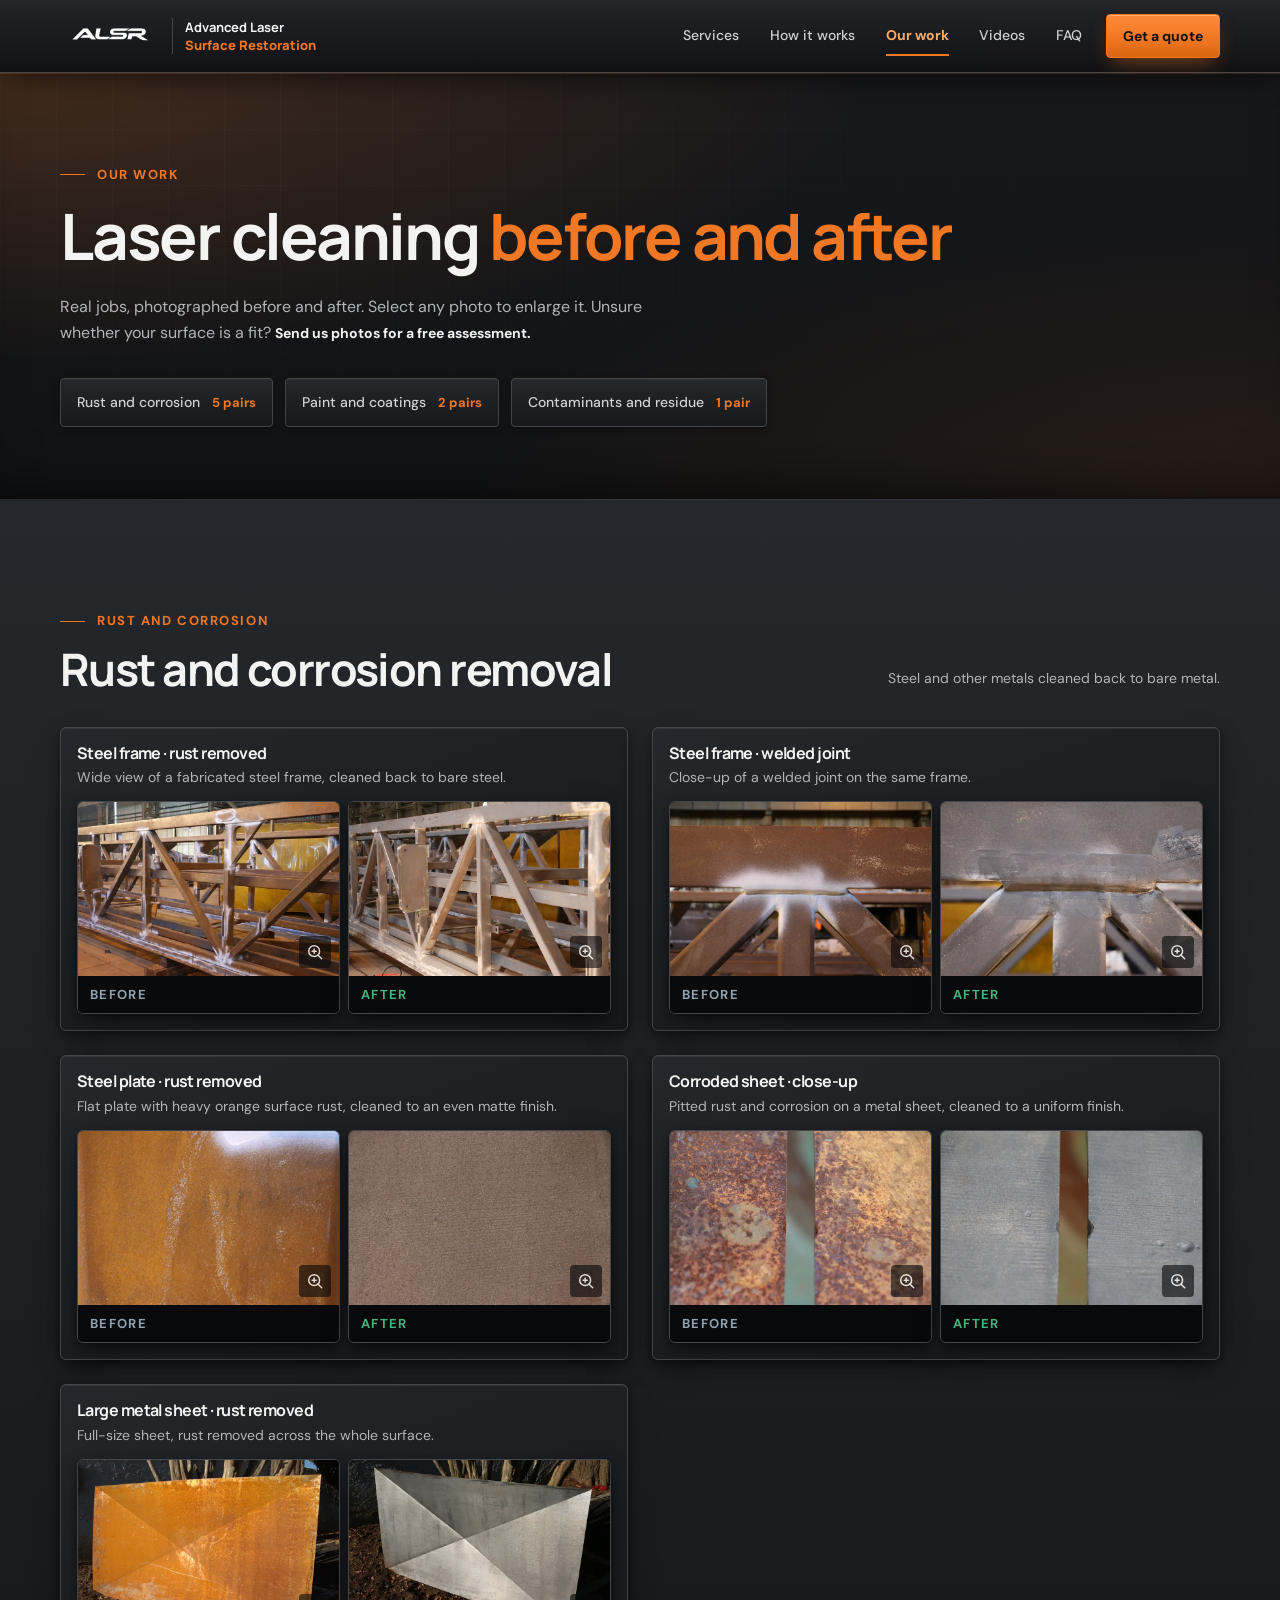
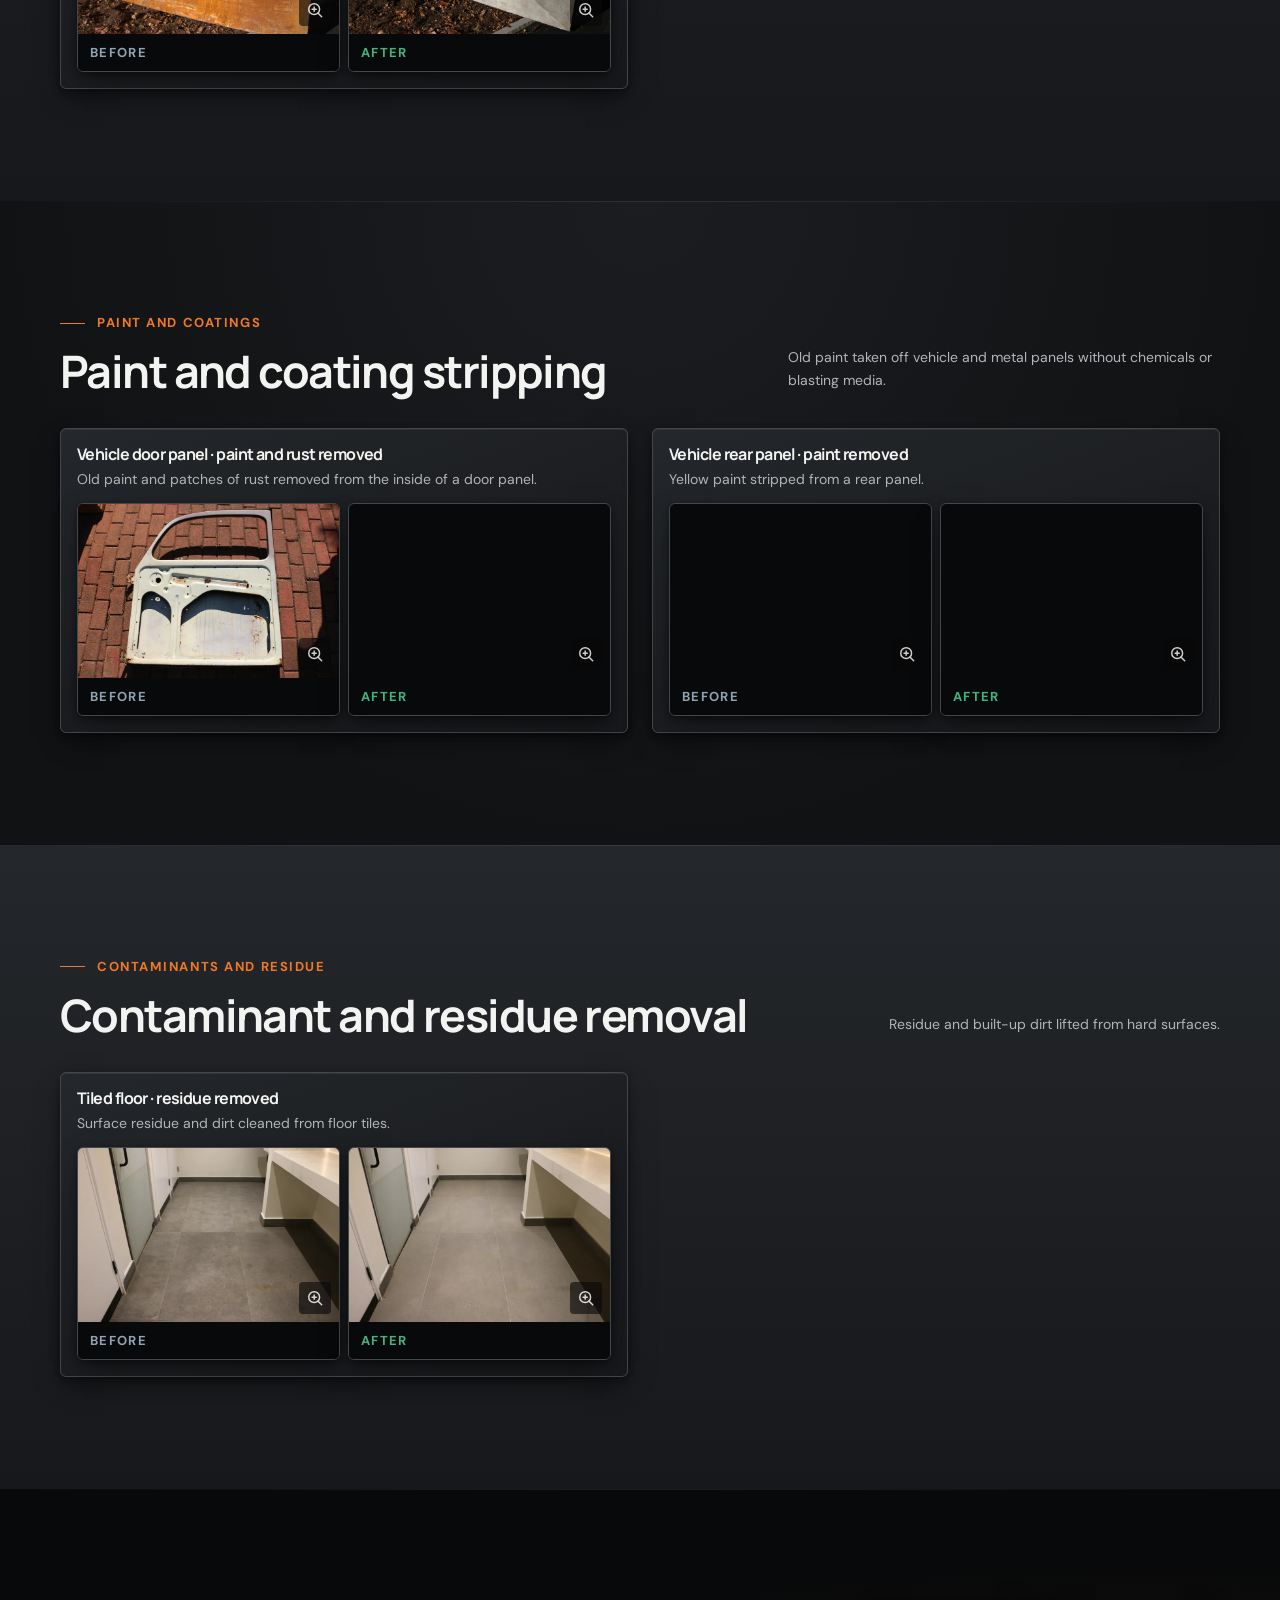
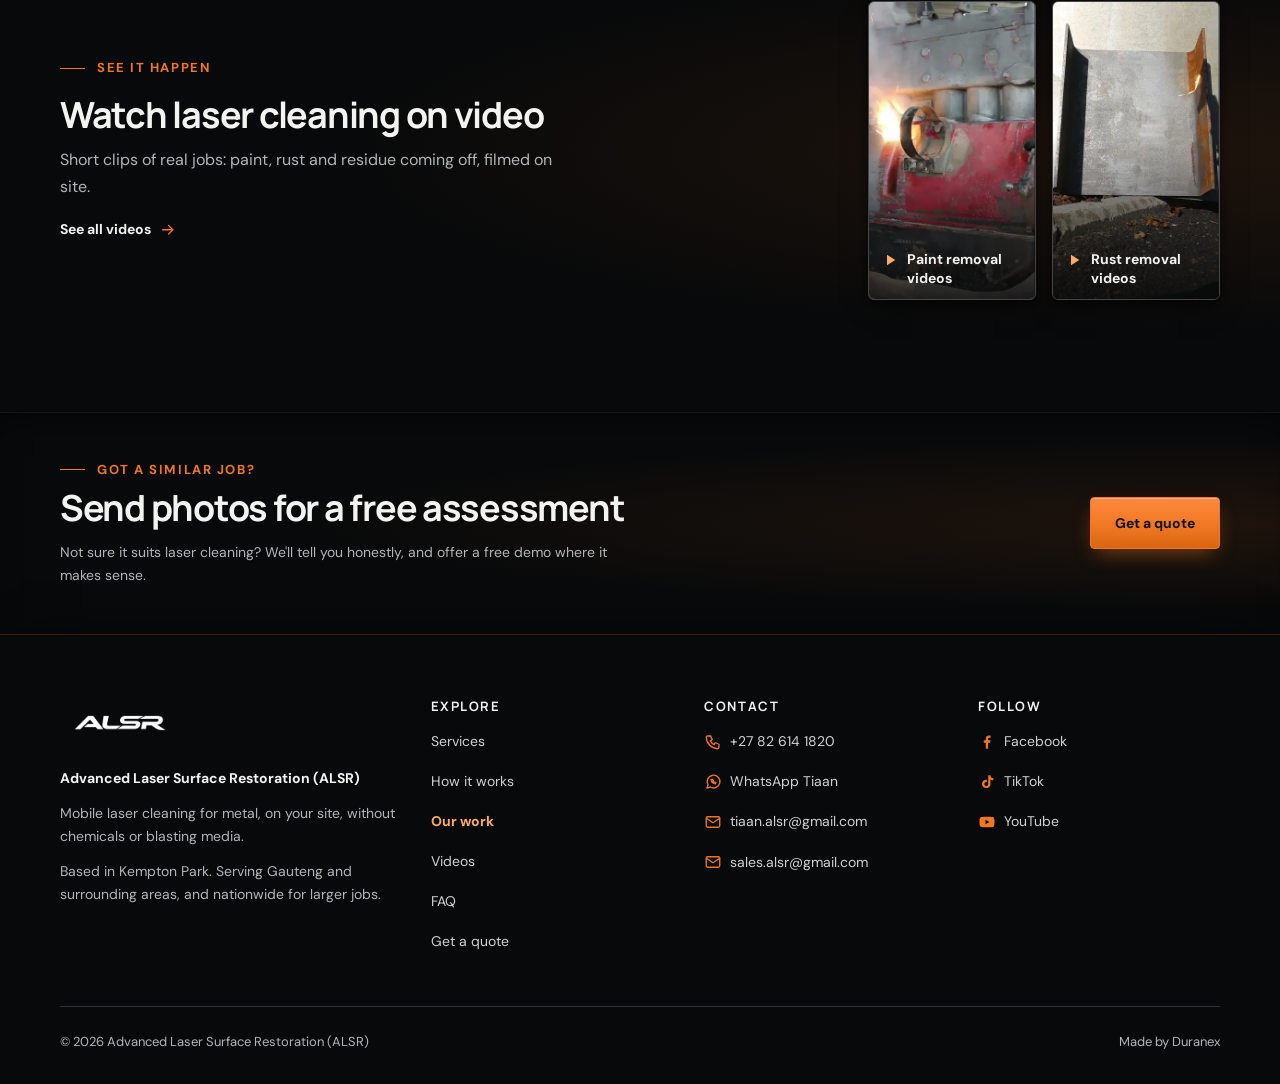
<file: gallery.html>
<!DOCTYPE html>
<html lang="en-ZA">
  <head>
    <meta charset="UTF-8" />
    <meta name="viewport" content="width=device-width, initial-scale=1.0" />
    <meta name="description" content="See real laser cleaning results from ALSR in Gauteng: rust removal from steel, paint stripping from vehicle panels and residue removal, all before and after." />
    <meta name="theme-color" content="#111214" />
    <meta name="color-scheme" content="dark" />
    <meta property="og:type" content="website" />
    <meta property="og:locale" content="en_ZA" />
    <meta property="og:site_name" content="Advanced Laser Surface Restoration (ALSR)" />
    <meta property="og:title" content="Laser cleaning before and after | ALSR" />
    <meta property="og:description" content="See real laser cleaning results from ALSR in Gauteng: rust removal from steel, paint stripping from vehicle panels and residue removal, all before and after." />
    <meta property="og:url" content="https://alsr-sa.com/gallery.html" />
    <meta property="og:image" content="https://alsr-sa.com/assets/img/brand/og-image.jpg" />
    <meta property="og:image:width" content="1200" />
    <meta property="og:image:height" content="630" />
    <meta property="og:image:alt" content="Before and after laser cleaning of a rusted steel frame. ALSR, mobile laser cleaning in Gauteng." />
    <meta name="twitter:card" content="summary_large_image" />
    <meta name="twitter:title" content="Laser cleaning before and after | ALSR" />
    <meta name="twitter:description" content="See real laser cleaning results from ALSR in Gauteng: rust removal from steel, paint stripping from vehicle panels and residue removal, all before and after." />
    <meta name="twitter:image" content="https://alsr-sa.com/assets/img/brand/og-image.jpg" />
    <meta name="twitter:image:alt" content="Before and after laser cleaning of a rusted steel frame. ALSR, mobile laser cleaning in Gauteng." />
    <title>Laser Cleaning Before &amp; After Gallery | ALSR Gauteng</title>
    <link rel="canonical" href="https://alsr-sa.com/gallery.html" />
    <link rel="icon" type="image/svg+xml" href="favicon/favicon.svg" />
    <link rel="icon" type="image/png" sizes="96x96" href="favicon/favicon-96x96.png" />
    <link rel="shortcut icon" href="favicon.ico" />
    <link rel="apple-touch-icon" sizes="180x180" href="favicon/apple-touch-icon.png" />
    <link rel="preload" href="assets/fonts/manrope-latin.woff2" as="font" type="font/woff2" crossorigin />
    <link rel="preload" href="assets/fonts/dm-sans-latin.woff2" as="font" type="font/woff2" crossorigin />
    <script type="application/ld+json">
{
  "@context": "https://schema.org",
  "@graph": [
    {
      "@id": "https://alsr-sa.com/#business",
      "name": "Advanced Laser Surface Restoration (ALSR)",
      "alternateName": "ALSR",
      "url": "https://alsr-sa.com/",
      "logo": "https://alsr-sa.com/assets/img/brand/logo-white.webp",
      "image": "https://alsr-sa.com/assets/img/brand/og-image.jpg",
      "description": "Mobile laser cleaning for metal in Gauteng and South Africa: rust, paint, oil and residue removed on site, with no chemicals or blasting media.",
      "telephone": "+27826141820",
      "email": "tiaan.alsr@gmail.com",
      "foundingDate": "2026",
      "address": {
        "@type": "PostalAddress",
        "addressLocality": "Kempton Park",
        "addressRegion": "Gauteng",
        "addressCountry": "ZA"
      },
      "areaServed": [
        {
          "@type": "AdministrativeArea",
          "name": "Gauteng"
        },
        {
          "@type": "Country",
          "name": "South Africa"
        }
      ],
      "knowsAbout": [
        "Laser cleaning",
        "Rust removal",
        "Paint removal"
      ],
      "contactPoint": [
        {
          "@type": "ContactPoint",
          "contactType": "customer service",
          "telephone": "+27826141820",
          "email": "tiaan.alsr@gmail.com",
          "areaServed": "ZA"
        },
        {
          "@type": "ContactPoint",
          "contactType": "sales",
          "email": "sales.alsr@gmail.com",
          "areaServed": "ZA"
        }
      ],
      "sameAs": [
        "https://www.facebook.com/share/1BM2h2xgPa/",
        "https://www.tiktok.com/@alsr753",
        "https://www.youtube.com/@alsr-lazersa"
      ],
      "@type": "LocalBusiness"
    },
    {
      "@type": "WebSite",
      "@id": "https://alsr-sa.com/#website",
      "url": "https://alsr-sa.com/",
      "name": "Advanced Laser Surface Restoration (ALSR)",
      "inLanguage": "en-ZA",
      "publisher": {
        "@id": "https://alsr-sa.com/#business"
      }
    },
    {
      "@type": "BreadcrumbList",
      "itemListElement": [
        {
          "@type": "ListItem",
          "position": 1,
          "name": "Home",
          "item": "https://alsr-sa.com/"
        },
        {
          "@type": "ListItem",
          "position": 2,
          "name": "Gallery",
          "item": "https://alsr-sa.com/gallery.html"
        }
      ]
    }
  ]
}
    </script>
    <script>document.documentElement.classList.add("js");</script>
    <link rel="stylesheet" href="assets/css/site.css" />
    <script src="assets/js/site.js" defer></script>
  </head>
  <body>
    <!-- header:start -->
    <a class="skip-link" href="#main">Skip to main content</a>
    <svg class="sprite" aria-hidden="true" focusable="false" xmlns="http://www.w3.org/2000/svg">
      <symbol id="i-arrow-right" viewBox="0 0 24 24"><path d="M5 12h14M13 6l6 6-6 6"/></symbol>
      <symbol id="i-check" viewBox="0 0 24 24"><path d="m5 12.5 4.5 4.5L19 7.5"/></symbol>
      <symbol id="i-phone" viewBox="0 0 24 24"><path d="M5 4h4l2 5-2.5 1.5a11 11 0 0 0 5 5L15 13l5 2v4a2 2 0 0 1-2 2A16 16 0 0 1 3 6a2 2 0 0 1 2-2Z"/></symbol>
      <symbol id="i-mail" viewBox="0 0 24 24"><rect x="3" y="5" width="18" height="14" rx="2"/><path d="m3 7 9 6 9-6"/></symbol>
      <symbol id="i-pin" viewBox="0 0 24 24"><path d="M12 21s7-6.2 7-12a7 7 0 1 0-14 0c0 5.8 7 12 7 12Z"/><circle cx="12" cy="9" r="2.5"/></symbol>
      <symbol id="i-whatsapp" viewBox="0 0 24 24"><path d="M4 20l1.4-4.3A8.5 8.5 0 1 1 8.300 18.700L4 20Z"/><path d="M9.500 9c0 2.800 2.700 5.500 5.500 5.500l1-1.500-1.800-1-.9.800a3.500 3.500 0 0 1-1.600-1.600l.8-.9-1-1.800-2 .5Z"/></symbol>
      <symbol id="i-menu" viewBox="0 0 24 24"><path d="M4 7h16M4 12h16M4 17h16"/></symbol>
      <symbol id="i-close" viewBox="0 0 24 24"><path d="m6 6 12 12M18 6 6 18"/></symbol>
      <symbol id="i-play" viewBox="0 0 24 24"><path d="M8 5v14l11-7Z"/></symbol>
      <symbol id="i-target" viewBox="0 0 24 24"><circle cx="12" cy="12" r="8"/><circle cx="12" cy="12" r="3"/><path d="M12 2v3M12 19v3M2 12h3M19 12h3"/></symbol>
      <symbol id="i-bolt" viewBox="0 0 24 24"><path d="M13 3 5 13.500h6L10 21l8-10.500h-6L13 3Z"/></symbol>
      <symbol id="i-leaf" viewBox="0 0 24 24"><path d="M5 19c0-8 5-14 15-14 0 10-6 15-14 15"/><path d="M5 19c2-5 5-8 9-10"/></symbol>
      <symbol id="i-truck" viewBox="0 0 24 24"><path d="M3 7h11v9H3zM14 10h4l3 3v3h-7"/><circle cx="7" cy="17.500" r="1.750"/><circle cx="17" cy="17.500" r="1.750"/></symbol>
      <symbol id="i-book" viewBox="0 0 24 24"><path d="M4 5a2 2 0 0 1 2-2h13v16H6a2 2 0 0 0-2 2V5ZM8 3v16"/></symbol>
      <symbol id="i-user" viewBox="0 0 24 24"><circle cx="12" cy="8" r="4"/><path d="M4 21a8 8 0 0 1 16 0"/></symbol>
      <symbol id="i-camera" viewBox="0 0 24 24"><path d="M4 8h3l2-3h6l2 3h3v11H4Z"/><circle cx="12" cy="13" r="3.500"/></symbol>
      <symbol id="i-shield" viewBox="0 0 24 24"><path d="M12 3 5 6v5c0 4.500 3 8.500 7 10 4-1.500 7-5.500 7-10V6Z"/><path d="m9 12 2 2 4-4"/></symbol>
      <symbol id="i-layers" viewBox="0 0 24 24"><path d="m12 3 9 5-9 5-9-5Z"/><path d="m3 13 9 5 9-5"/></symbol>
      <symbol id="i-flame" viewBox="0 0 24 24"><path d="M12 21c-3.900 0-6.500-2.600-6.500-6.200 0-3.600 3-5.800 3.700-9.800 2.300 1.500 3.300 3.700 3.300 5.500 1-.5 1.800-1.700 2-3 2 1.700 4 4.200 4 7.300 0 3.600-2.600 6.200-6.500 6.200Z"/></symbol>
      <symbol id="i-droplet" viewBox="0 0 24 24"><path d="M12 3s6 6.500 6 11a6 6 0 0 1-12 0c0-4.500 6-11 6-11Z"/></symbol>
      <symbol id="i-brush" viewBox="0 0 24 24"><path d="M14 4 20 10l-7 7-6-6Z"/><path d="M7 11 4 14c-1 1-1 3 0 4l2 2c1 1 3 1 4 0l3-3"/></symbol>
      <symbol id="i-clipboard" viewBox="0 0 24 24"><rect x="5" y="4" width="14" height="17" rx="2"/><path d="M9 4V3h6v1M9 11h6M9 15h4"/></symbol>
      <symbol id="i-zoom" viewBox="0 0 24 24"><circle cx="11" cy="11" r="6.5"/><path d="m20 20-4.500-4.500M11 8.500v5M8.500 11h5"/></symbol>
      <symbol id="i-chevron-left" viewBox="0 0 24 24"><path d="m15 5-7 7 7 7"/></symbol>
      <symbol id="i-chevron-right" viewBox="0 0 24 24"><path d="m9 5 7 7-7 7"/></symbol>
      <symbol id="i-facebook" viewBox="0 0 24 24"><path d="M13.500 21v-8h2.700l.4-3.200h-3.100V7.800c0-.9.300-1.500 1.600-1.500h1.700V3.400c-.3 0-1.300-.1-2.400-.1-2.400 0-4 1.500-4 4.100v2.400H7.700V13h2.700v8z"/></symbol>
      <symbol id="i-tiktok" viewBox="0 0 24 24"><path d="M16.600 3h-3v11.600a2.600 2.600 0 1 1-2.600-2.600c.3 0 .5 0 .8.100V9a5.600 5.600 0 1 0 4.800 5.500V8.600a6.700 6.700 0 0 0 3.900 1.200V6.800A3.900 3.900 0 0 1 16.600 3z"/></symbol>
      <symbol id="i-youtube" viewBox="0 0 24 24"><path d="M21.600 7.200a2.500 2.500 0 0 0-1.800-1.800C18.200 5 12 5 12 5s-6.200 0-7.800.4A2.500 2.500 0 0 0 2.400 7.200C2 8.800 2 12 2 12s0 3.200.4 4.800a2.500 2.500 0 0 0 1.800 1.800C5.800 19 12 19 12 19s6.200 0 7.800-.4a2.500 2.500 0 0 0 1.800-1.800c.4-1.600.4-4.800.4-4.800s0-3.200-.4-4.800zM10 15V9l5.200 3z"/></symbol>
    </svg>
    <header class="site-header">
      <div class="container header-content">
        <a class="brand" href="index.html" aria-label="Advanced Laser Surface Restoration (ALSR), home">
          <img src="assets/img/brand/logo-white.webp" alt="" width="100" height="52" />
          <span class="brand-name">Advanced Laser<br /><strong>Surface Restoration</strong></span>
        </a>
        <nav class="site-nav" id="site-nav" aria-label="Main navigation">
          <a href="index.html#services" data-nav>Services</a>
          <a href="index.html#how-it-works" data-nav>How it works</a>
          <a href="gallery.html" data-nav aria-current="page">Our work</a>
          <a href="videos.html" data-nav>Videos</a>
          <a href="index.html#faq" data-nav>FAQ</a>
        </nav>
        <a class="button button--small header-cta" href="index.html#contact">Get a quote</a>
        <button class="nav-toggle" type="button" aria-expanded="false" aria-controls="site-nav" aria-label="Open menu">
          <svg class="icon icon-open" aria-hidden="true"><use href="#i-menu" /></svg>
          <svg class="icon icon-close" aria-hidden="true"><use href="#i-close" /></svg>
        </button>
      </div>
    </header>
    <div class="mobile-bar">
      <a class="button button--whatsapp" href="https://wa.me/27826141820" target="_blank" rel="noopener noreferrer">
        <svg class="icon" aria-hidden="true"><use href="#i-whatsapp" /></svg>WhatsApp Tiaan
      </a>
      <a class="button" href="tel:+27826141820">
        <svg class="icon" aria-hidden="true"><use href="#i-phone" /></svg>Call
      </a>
    </div>
    <!-- header:end -->

    <main id="main" tabindex="-1">
      <section class="interior-hero">
        <div class="container interior-hero-content">
          <p class="eyebrow">Our work</p>
          <h1>Laser cleaning <em>before and after</em></h1>
          <p>Real jobs, photographed before and after. Select any photo to enlarge it. Unsure whether your surface is a fit? <a class="inline-link" href="index.html#contact">Send us photos for a free assessment.</a></p>
          <div class="chip-row" role="group" aria-label="Gallery categories">
            <a class="chip" href="#rust">Rust and corrosion <small>5 pairs</small></a>
            <a class="chip" href="#paint">Paint and coatings <small>2 pairs</small></a>
            <a class="chip" href="#contaminants">Contaminants and residue <small>1 pair</small></a>
          </div>
        </div>
      </section>

      <!-- TODO client: confirm the material and what was removed for each pair below (titles use only what the photos show). "large-sheet": the old filename said aluminium but the photos look like rusted steel. -->
      <section class="gallery-section section section--surface" id="rust" aria-labelledby="rust-title">
        <div class="container">
          <div class="gallery-section-heading">
            <div>
              <p class="eyebrow">Rust and corrosion</p>
              <h2 id="rust-title">Rust and corrosion removal</h2>
            </div>
            <p>Steel and other metals cleaned back to bare metal.</p>
          </div>
          <div class="before-after-grid">
            <article class="card before-after-pair">
              <h3>Steel frame · rust removed</h3>
              <p class="pair-meta">Wide view of a fabricated steel frame, cleaned back to bare steel.</p>
              <div class="comparison-photos">
                <figure>
                  <a class="lightbox-link" href="assets/img/work/steel-frame-before-1600.webp" data-lightbox data-caption="Steel frame · rust removed (before)">
                    <img src="assets/img/work/steel-frame-before-800.webp" srcset="assets/img/work/steel-frame-before-800.webp 800w, assets/img/work/steel-frame-before-1600.webp 1600w" sizes="(max-width: 680px) 44vw, 270px" width="800" height="533" alt="Steel frame before laser cleaning, covered in brown surface rust" loading="lazy" decoding="async" />
                    <span class="zoom-hint" aria-hidden="true"><svg class="icon"><use href="#i-zoom" /></svg></span>
                  </a>
                  <figcaption><span class="tag tag--before">Before</span></figcaption>
                </figure>
                <figure>
                  <a class="lightbox-link" href="assets/img/work/steel-frame-after-1600.webp" data-lightbox data-caption="Steel frame · rust removed (after)">
                    <img src="assets/img/work/steel-frame-after-800.webp" srcset="assets/img/work/steel-frame-after-800.webp 800w, assets/img/work/steel-frame-after-1600.webp 1600w" sizes="(max-width: 680px) 44vw, 270px" width="800" height="533" alt="The same steel frame after laser cleaning, rust removed back to bare metal" loading="lazy" decoding="async" />
                    <span class="zoom-hint" aria-hidden="true"><svg class="icon"><use href="#i-zoom" /></svg></span>
                  </a>
                  <figcaption><span class="tag tag--after">After</span></figcaption>
                </figure>
              </div>
            </article>
            <article class="card before-after-pair">
              <h3>Steel frame · welded joint</h3>
              <p class="pair-meta">Close-up of a welded joint on the same frame.</p>
              <div class="comparison-photos">
                <figure>
                  <a class="lightbox-link" href="assets/img/work/steel-frame-joint-before-1600.webp" data-lightbox data-caption="Steel frame · welded joint (before)">
                    <img src="assets/img/work/steel-frame-joint-before-800.webp" srcset="assets/img/work/steel-frame-joint-before-800.webp 800w, assets/img/work/steel-frame-joint-before-1600.webp 1600w" sizes="(max-width: 680px) 44vw, 270px" width="800" height="533" alt="Close-up of a rusted welded joint on a steel frame before laser cleaning" loading="lazy" decoding="async" />
                    <span class="zoom-hint" aria-hidden="true"><svg class="icon"><use href="#i-zoom" /></svg></span>
                  </a>
                  <figcaption><span class="tag tag--before">Before</span></figcaption>
                </figure>
                <figure>
                  <a class="lightbox-link" href="assets/img/work/steel-frame-joint-after-1600.webp" data-lightbox data-caption="Steel frame · welded joint (after)">
                    <img src="assets/img/work/steel-frame-joint-after-800.webp" srcset="assets/img/work/steel-frame-joint-after-800.webp 800w, assets/img/work/steel-frame-joint-after-1600.webp 1600w" sizes="(max-width: 680px) 44vw, 270px" width="800" height="533" alt="The same welded joint after laser cleaning, rust removed and the weld visible" loading="lazy" decoding="async" />
                    <span class="zoom-hint" aria-hidden="true"><svg class="icon"><use href="#i-zoom" /></svg></span>
                  </a>
                  <figcaption><span class="tag tag--after">After</span></figcaption>
                </figure>
              </div>
            </article>
            <article class="card before-after-pair">
              <h3>Steel plate · rust removed</h3>
              <p class="pair-meta">Flat plate with heavy orange surface rust, cleaned to an even matte finish.</p>
              <div class="comparison-photos">
                <figure>
                  <a class="lightbox-link" href="assets/img/work/steel-plate-before-1600.webp" data-lightbox data-caption="Steel plate · rust removed (before)">
                    <img src="assets/img/work/steel-plate-before-800.webp" srcset="assets/img/work/steel-plate-before-800.webp 800w, assets/img/work/steel-plate-before-1600.webp 1600w" sizes="(max-width: 680px) 44vw, 270px" width="800" height="533" alt="Steel plate before laser cleaning, covered in orange rust" loading="lazy" decoding="async" />
                    <span class="zoom-hint" aria-hidden="true"><svg class="icon"><use href="#i-zoom" /></svg></span>
                  </a>
                  <figcaption><span class="tag tag--before">Before</span></figcaption>
                </figure>
                <figure>
                  <a class="lightbox-link" href="assets/img/work/steel-plate-after-1600.webp" data-lightbox data-caption="Steel plate · rust removed (after)">
                    <img src="assets/img/work/steel-plate-after-800.webp" srcset="assets/img/work/steel-plate-after-800.webp 800w, assets/img/work/steel-plate-after-1600.webp 1600w" sizes="(max-width: 680px) 44vw, 270px" width="800" height="533" alt="The same plate after laser cleaning, an even matte grey surface" loading="lazy" decoding="async" />
                    <span class="zoom-hint" aria-hidden="true"><svg class="icon"><use href="#i-zoom" /></svg></span>
                  </a>
                  <figcaption><span class="tag tag--after">After</span></figcaption>
                </figure>
              </div>
            </article>
            <article class="card before-after-pair">
              <h3>Corroded sheet · close-up</h3>
              <p class="pair-meta">Pitted rust and corrosion on a metal sheet, cleaned to a uniform finish.</p>
              <div class="comparison-photos">
                <figure>
                  <a class="lightbox-link" href="assets/img/work/corroded-sheet-before-1600.webp" data-lightbox data-caption="Corroded sheet · close-up (before)">
                    <img src="assets/img/work/corroded-sheet-before-800.webp" srcset="assets/img/work/corroded-sheet-before-800.webp 800w, assets/img/work/corroded-sheet-before-1600.webp 1600w" sizes="(max-width: 680px) 44vw, 270px" width="800" height="533" alt="Close-up of a metal sheet before laser cleaning, with heavy rust spotting and corrosion" loading="lazy" decoding="async" />
                    <span class="zoom-hint" aria-hidden="true"><svg class="icon"><use href="#i-zoom" /></svg></span>
                  </a>
                  <figcaption><span class="tag tag--before">Before</span></figcaption>
                </figure>
                <figure>
                  <a class="lightbox-link" href="assets/img/work/corroded-sheet-after-1600.webp" data-lightbox data-caption="Corroded sheet · close-up (after)">
                    <img src="assets/img/work/corroded-sheet-after-800.webp" srcset="assets/img/work/corroded-sheet-after-800.webp 800w, assets/img/work/corroded-sheet-after-1600.webp 1600w" sizes="(max-width: 680px) 44vw, 270px" width="800" height="533" alt="The same metal sheet after laser cleaning, a clean uniform grey surface" loading="lazy" decoding="async" />
                    <span class="zoom-hint" aria-hidden="true"><svg class="icon"><use href="#i-zoom" /></svg></span>
                  </a>
                  <figcaption><span class="tag tag--after">After</span></figcaption>
                </figure>
              </div>
            </article>
            <article class="card before-after-pair">
              <h3>Large metal sheet · rust removed</h3>
              <p class="pair-meta">Full-size sheet, rust removed across the whole surface.</p>
              <div class="comparison-photos">
                <figure>
                  <a class="lightbox-link" href="assets/img/work/large-sheet-before-1600.webp" data-lightbox data-caption="Large metal sheet · rust removed (before)">
                    <img src="assets/img/work/large-sheet-before-800.webp" srcset="assets/img/work/large-sheet-before-800.webp 800w, assets/img/work/large-sheet-before-1600.webp 1600w" sizes="(max-width: 680px) 44vw, 270px" width="800" height="534" alt="Large metal sheet before laser cleaning, covered in orange rust" loading="lazy" decoding="async" />
                    <span class="zoom-hint" aria-hidden="true"><svg class="icon"><use href="#i-zoom" /></svg></span>
                  </a>
                  <figcaption><span class="tag tag--before">Before</span></figcaption>
                </figure>
                <figure>
                  <a class="lightbox-link" href="assets/img/work/large-sheet-after-1600.webp" data-lightbox data-caption="Large metal sheet · rust removed (after)">
                    <img src="assets/img/work/large-sheet-after-800.webp" srcset="assets/img/work/large-sheet-after-800.webp 800w, assets/img/work/large-sheet-after-1600.webp 1600w" sizes="(max-width: 680px) 44vw, 270px" width="800" height="533" alt="The same large metal sheet after laser cleaning, rust removed back to bare metal" loading="lazy" decoding="async" />
                    <span class="zoom-hint" aria-hidden="true"><svg class="icon"><use href="#i-zoom" /></svg></span>
                  </a>
                  <figcaption><span class="tag tag--after">After</span></figcaption>
                </figure>
              </div>
            </article>
          </div>
        </div>
      </section>

      <section class="gallery-section section section--alt" id="paint" aria-labelledby="paint-title">
        <div class="container">
          <div class="gallery-section-heading">
            <div>
              <p class="eyebrow">Paint and coatings</p>
              <h2 id="paint-title">Paint and coating stripping</h2>
            </div>
            <p>Old paint taken off vehicle and metal panels without chemicals or blasting media.</p>
          </div>
          <div class="before-after-grid">
            <article class="card before-after-pair">
              <h3>Vehicle door panel · paint and rust removed</h3>
              <p class="pair-meta">Old paint and patches of rust removed from the inside of a door panel.</p>
              <div class="comparison-photos">
                <figure>
                  <a class="lightbox-link" href="assets/img/work/vehicle-door-before-1600.webp" data-lightbox data-caption="Vehicle door panel · paint and rust removed (before)">
                    <img src="assets/img/work/vehicle-door-before-800.webp" srcset="assets/img/work/vehicle-door-before-800.webp 800w, assets/img/work/vehicle-door-before-1600.webp 1600w" sizes="(max-width: 680px) 44vw, 270px" width="800" height="533" alt="Vehicle door panel before laser cleaning, with old cream paint and rust patches" loading="lazy" decoding="async" />
                    <span class="zoom-hint" aria-hidden="true"><svg class="icon"><use href="#i-zoom" /></svg></span>
                  </a>
                  <figcaption><span class="tag tag--before">Before</span></figcaption>
                </figure>
                <figure>
                  <a class="lightbox-link" href="assets/img/work/vehicle-door-after-1600.webp" data-lightbox data-caption="Vehicle door panel · paint and rust removed (after)">
                    <img src="assets/img/work/vehicle-door-after-800.webp" srcset="assets/img/work/vehicle-door-after-800.webp 800w, assets/img/work/vehicle-door-after-1600.webp 1600w" sizes="(max-width: 680px) 44vw, 270px" width="800" height="533" alt="The same door panel after laser cleaning, stripped back to bare metal" loading="lazy" decoding="async" />
                    <span class="zoom-hint" aria-hidden="true"><svg class="icon"><use href="#i-zoom" /></svg></span>
                  </a>
                  <figcaption><span class="tag tag--after">After</span></figcaption>
                </figure>
              </div>
            </article>
            <article class="card before-after-pair">
              <h3>Vehicle rear panel · paint removed</h3>
              <p class="pair-meta">Yellow paint stripped from a rear panel.</p>
              <div class="comparison-photos">
                <figure>
                  <a class="lightbox-link" href="assets/img/work/vehicle-rear-panel-before-1600.webp" data-lightbox data-caption="Vehicle rear panel · paint removed (before)">
                    <img src="assets/img/work/vehicle-rear-panel-before-800.webp" srcset="assets/img/work/vehicle-rear-panel-before-800.webp 800w, assets/img/work/vehicle-rear-panel-before-1600.webp 1600w" sizes="(max-width: 680px) 44vw, 270px" width="800" height="533" alt="Yellow-painted vehicle rear panel before laser cleaning" loading="lazy" decoding="async" />
                    <span class="zoom-hint" aria-hidden="true"><svg class="icon"><use href="#i-zoom" /></svg></span>
                  </a>
                  <figcaption><span class="tag tag--before">Before</span></figcaption>
                </figure>
                <figure>
                  <a class="lightbox-link" href="assets/img/work/vehicle-rear-panel-after-1600.webp" data-lightbox data-caption="Vehicle rear panel · paint removed (after)">
                    <img src="assets/img/work/vehicle-rear-panel-after-800.webp" srcset="assets/img/work/vehicle-rear-panel-after-800.webp 800w, assets/img/work/vehicle-rear-panel-after-1600.webp 1600w" sizes="(max-width: 680px) 44vw, 270px" width="800" height="533" alt="The same rear panel after laser cleaning, paint removed back to bare metal" loading="lazy" decoding="async" />
                    <span class="zoom-hint" aria-hidden="true"><svg class="icon"><use href="#i-zoom" /></svg></span>
                  </a>
                  <figcaption><span class="tag tag--after">After</span></figcaption>
                </figure>
              </div>
            </article>
          </div>
        </div>
      </section>

      <section class="gallery-section section section--surface" id="contaminants" aria-labelledby="contaminants-title">
        <div class="container">
          <div class="gallery-section-heading">
            <div>
              <p class="eyebrow">Contaminants and residue</p>
              <h2 id="contaminants-title">Contaminant and residue removal</h2>
            </div>
            <p>Residue and built-up dirt lifted from hard surfaces.</p>
          </div>
          <div class="before-after-grid">
            <article class="card before-after-pair">
              <h3>Tiled floor · residue removed</h3>
              <p class="pair-meta">Surface residue and dirt cleaned from floor tiles.</p>
              <div class="comparison-photos">
                <figure>
                  <a class="lightbox-link" href="assets/img/work/tiled-floor-before-1600.webp" data-lightbox data-caption="Tiled floor · residue removed (before)">
                    <img src="assets/img/work/tiled-floor-before-800.webp" srcset="assets/img/work/tiled-floor-before-800.webp 800w, assets/img/work/tiled-floor-before-1600.webp 1600w" sizes="(max-width: 680px) 44vw, 270px" width="800" height="533" alt="Tiled floor before laser cleaning, with surface residue and staining" loading="lazy" decoding="async" />
                    <span class="zoom-hint" aria-hidden="true"><svg class="icon"><use href="#i-zoom" /></svg></span>
                  </a>
                  <figcaption><span class="tag tag--before">Before</span></figcaption>
                </figure>
                <figure>
                  <a class="lightbox-link" href="assets/img/work/tiled-floor-after-1600.webp" data-lightbox data-caption="Tiled floor · residue removed (after)">
                    <img src="assets/img/work/tiled-floor-after-800.webp" srcset="assets/img/work/tiled-floor-after-800.webp 800w, assets/img/work/tiled-floor-after-1600.webp 1600w" sizes="(max-width: 680px) 44vw, 270px" width="800" height="533" alt="The same tiled floor after laser cleaning, residue removed" loading="lazy" decoding="async" />
                    <span class="zoom-hint" aria-hidden="true"><svg class="icon"><use href="#i-zoom" /></svg></span>
                  </a>
                  <figcaption><span class="tag tag--after">After</span></figcaption>
                </figure>
              </div>
            </article>
          </div>
        </div>
      </section>

      <section class="section section--deep video-teaser" aria-labelledby="teaser-title">
        <div class="container video-teaser-layout">
          <div class="video-teaser-copy">
            <p class="eyebrow">See it happen</p>
            <h2 id="teaser-title">Watch laser cleaning on video</h2>
            <p>Short clips of real jobs: paint, rust and residue coming off, filmed on site.</p>
            <a class="inline-link" href="videos.html">See all videos <svg class="icon" aria-hidden="true"><use href="#i-arrow-right" /></svg></a>
          </div>
          <div class="video-teaser-cards">
            <a class="video-teaser-card" href="videos.html#paint-videos">
              <img src="assets/img/video-posters/motor-paint.webp" width="360" height="640" alt="" loading="lazy" decoding="async" />
              <span class="video-teaser-label"><svg class="icon icon--fill" aria-hidden="true"><use href="#i-play" /></svg>Paint removal videos</span>
            </a>
            <a class="video-teaser-card" href="videos.html#rust-videos">
              <img src="assets/img/video-posters/steel-panel-rust.webp" width="360" height="640" alt="" loading="lazy" decoding="async" />
              <span class="video-teaser-label"><svg class="icon icon--fill" aria-hidden="true"><use href="#i-play" /></svg>Rust removal videos</span>
            </a>
          </div>
        </div>
      </section>

      <section class="band" aria-labelledby="cta-title">
        <div class="container band-content">
          <div>
            <p class="eyebrow">Got a similar job?</p>
            <h2 id="cta-title">Send photos for a free assessment</h2>
            <p class="band-note">Not sure it suits laser cleaning? We'll tell you honestly, and offer a free demo where it makes sense.</p>
          </div>
          <a class="button" href="index.html#contact">Get a quote</a>
        </div>
      </section>
    </main>

    <!-- footer:start -->
    <footer class="site-footer">
      <div class="container">
        <div class="footer-grid">
          <div class="footer-brand">
            <a href="index.html" aria-label="Advanced Laser Surface Restoration (ALSR), home">
              <img src="assets/img/brand/logo-white.webp" alt="" width="120" height="52" loading="lazy" />
            </a>
            <p class="footer-name">Advanced Laser Surface Restoration (ALSR)</p>
            <p>Mobile laser cleaning for metal, on your site, without chemicals or blasting media.</p>
            <p>Based in Kempton Park. Serving Gauteng and surrounding areas, and nationwide for larger jobs.</p>
          </div>
          <nav aria-label="Footer navigation">
            <h2>Explore</h2>
            <ul class="footer-list">
              <li><a href="index.html#services" data-nav>Services</a></li>
              <li><a href="index.html#how-it-works" data-nav>How it works</a></li>
              <li><a href="gallery.html" data-nav aria-current="page">Our work</a></li>
              <li><a href="videos.html" data-nav>Videos</a></li>
              <li><a href="index.html#faq" data-nav>FAQ</a></li>
              <li><a href="index.html#contact" data-nav>Get a quote</a></li>
            </ul>
          </nav>
          <div>
            <h2>Contact</h2>
            <ul class="footer-list">
              <li><a href="tel:+27826141820"><svg class="icon" aria-hidden="true"><use href="#i-phone" /></svg>+27 82 614 1820</a></li>
              <li><a href="https://wa.me/27826141820" target="_blank" rel="noopener noreferrer"><svg class="icon" aria-hidden="true"><use href="#i-whatsapp" /></svg>WhatsApp Tiaan</a></li>
              <li><a href="mailto:tiaan.alsr@gmail.com"><svg class="icon" aria-hidden="true"><use href="#i-mail" /></svg>tiaan.alsr@gmail.com</a></li>
              <li><a href="mailto:sales.alsr@gmail.com"><svg class="icon" aria-hidden="true"><use href="#i-mail" /></svg>sales.alsr@gmail.com</a></li>
            </ul>
          </div>
          <div>
            <h2>Follow</h2>
            <ul class="social-links" aria-label="Social media">
              <li><a href="https://www.facebook.com/share/1BM2h2xgPa/" target="_blank" rel="noopener noreferrer"><svg class="icon icon--fill" aria-hidden="true"><use href="#i-facebook" /></svg>Facebook</a></li>
              <li><a href="https://www.tiktok.com/@alsr753?_r=1&amp;_t=ZS-9681ayNeko3" target="_blank" rel="noopener noreferrer"><svg class="icon icon--fill" aria-hidden="true"><use href="#i-tiktok" /></svg>TikTok</a></li>
              <li><a href="https://youtube.com/@alsr-lazersa?si=rccTeD06vxPiSs9j" target="_blank" rel="noopener noreferrer"><svg class="icon icon--fill" aria-hidden="true"><use href="#i-youtube" /></svg>YouTube</a></li>
            </ul>
          </div>
        </div>
        <div class="footer-bottom">
          <span>© <span data-year>2026</span> Advanced Laser Surface Restoration (ALSR)</span>
          <a href="https://duranexsolutions.com">Made by Duranex</a>
        </div>
      </div>
    </footer>
    <!-- footer:end -->
  </body>
</html>
</file>
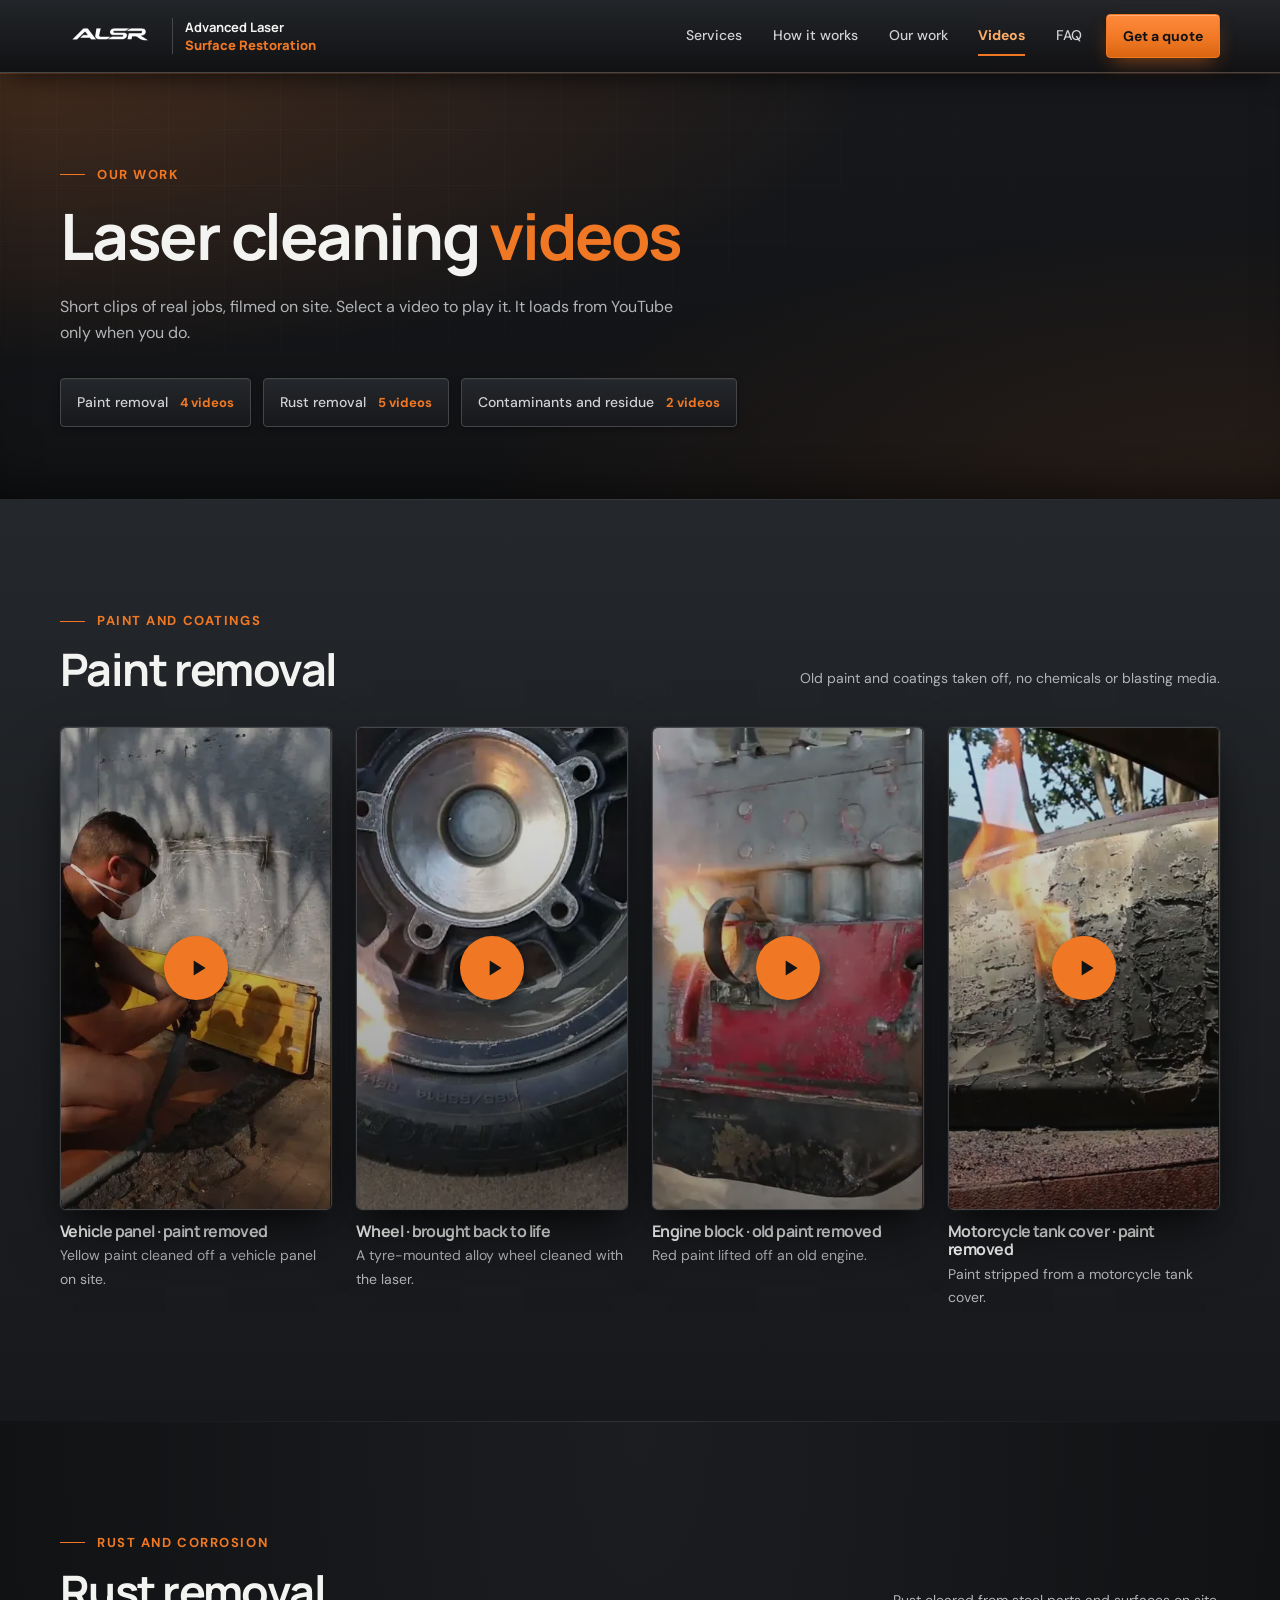
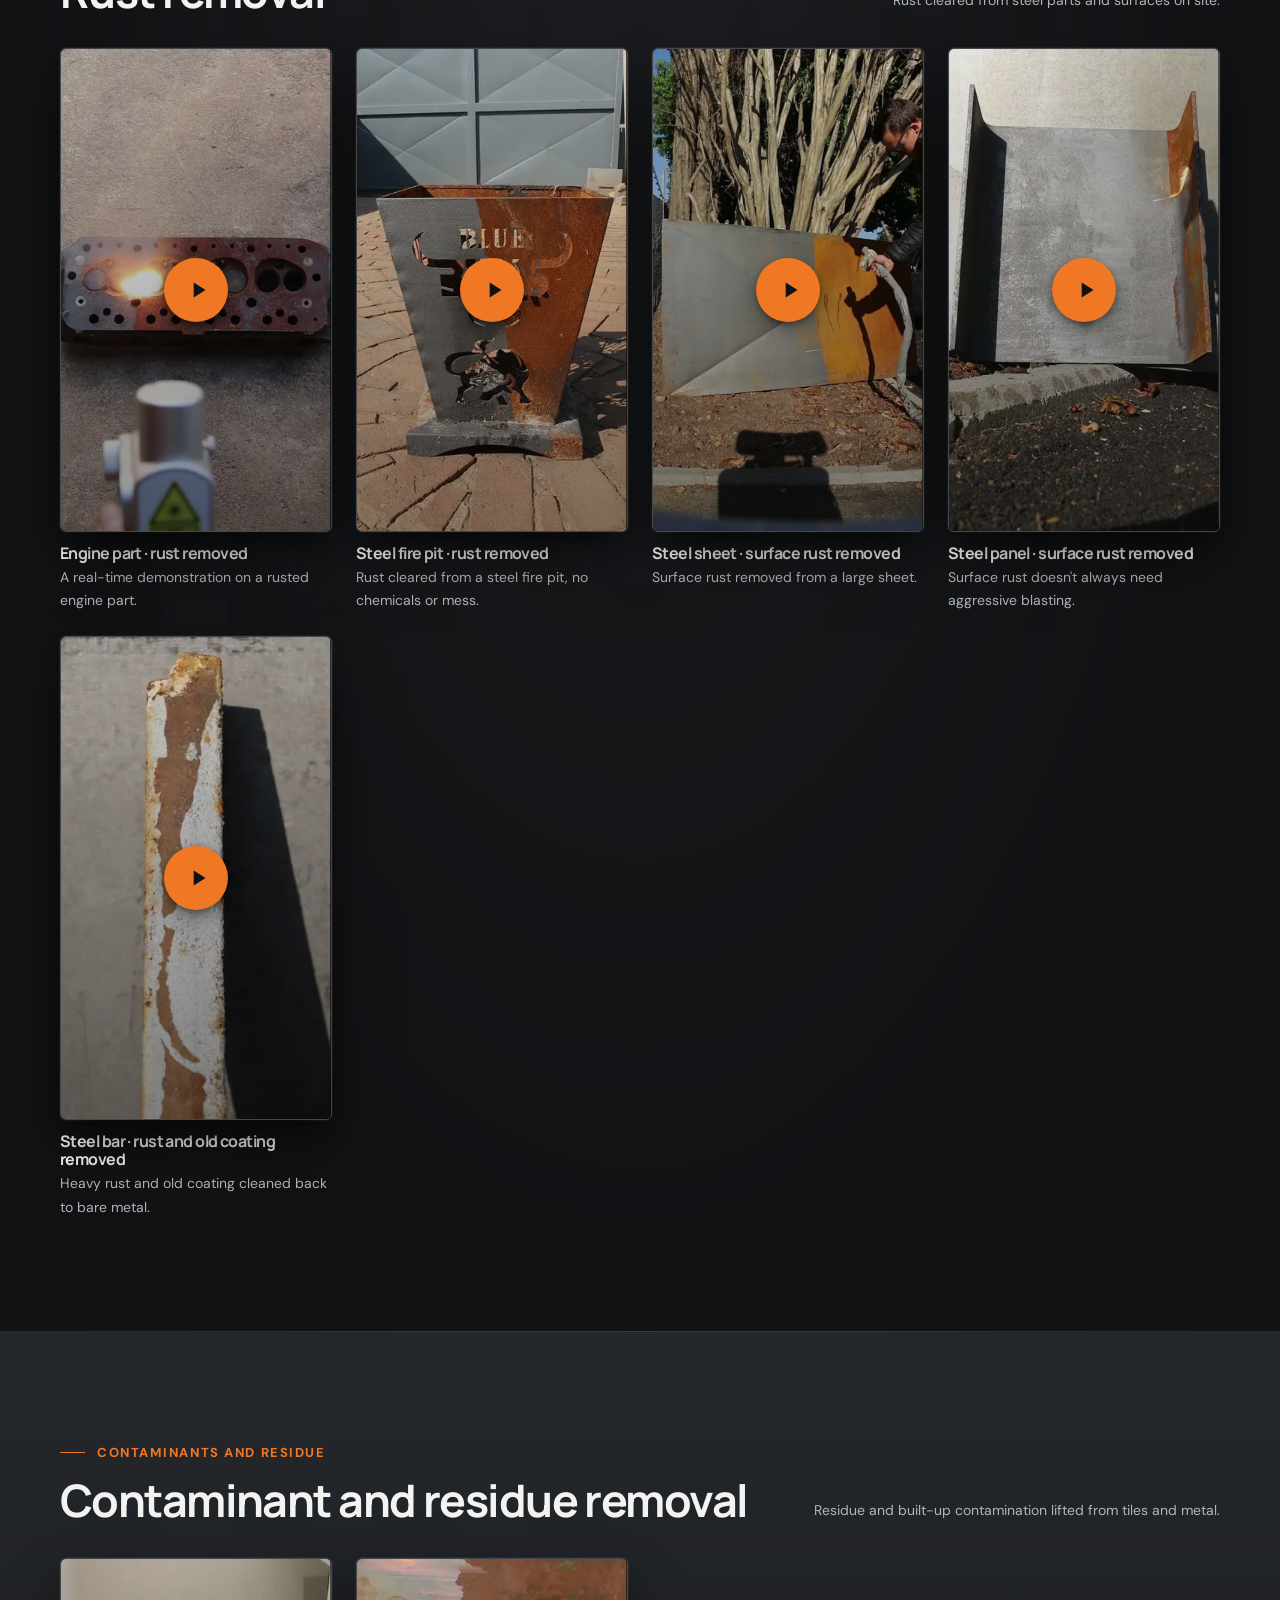
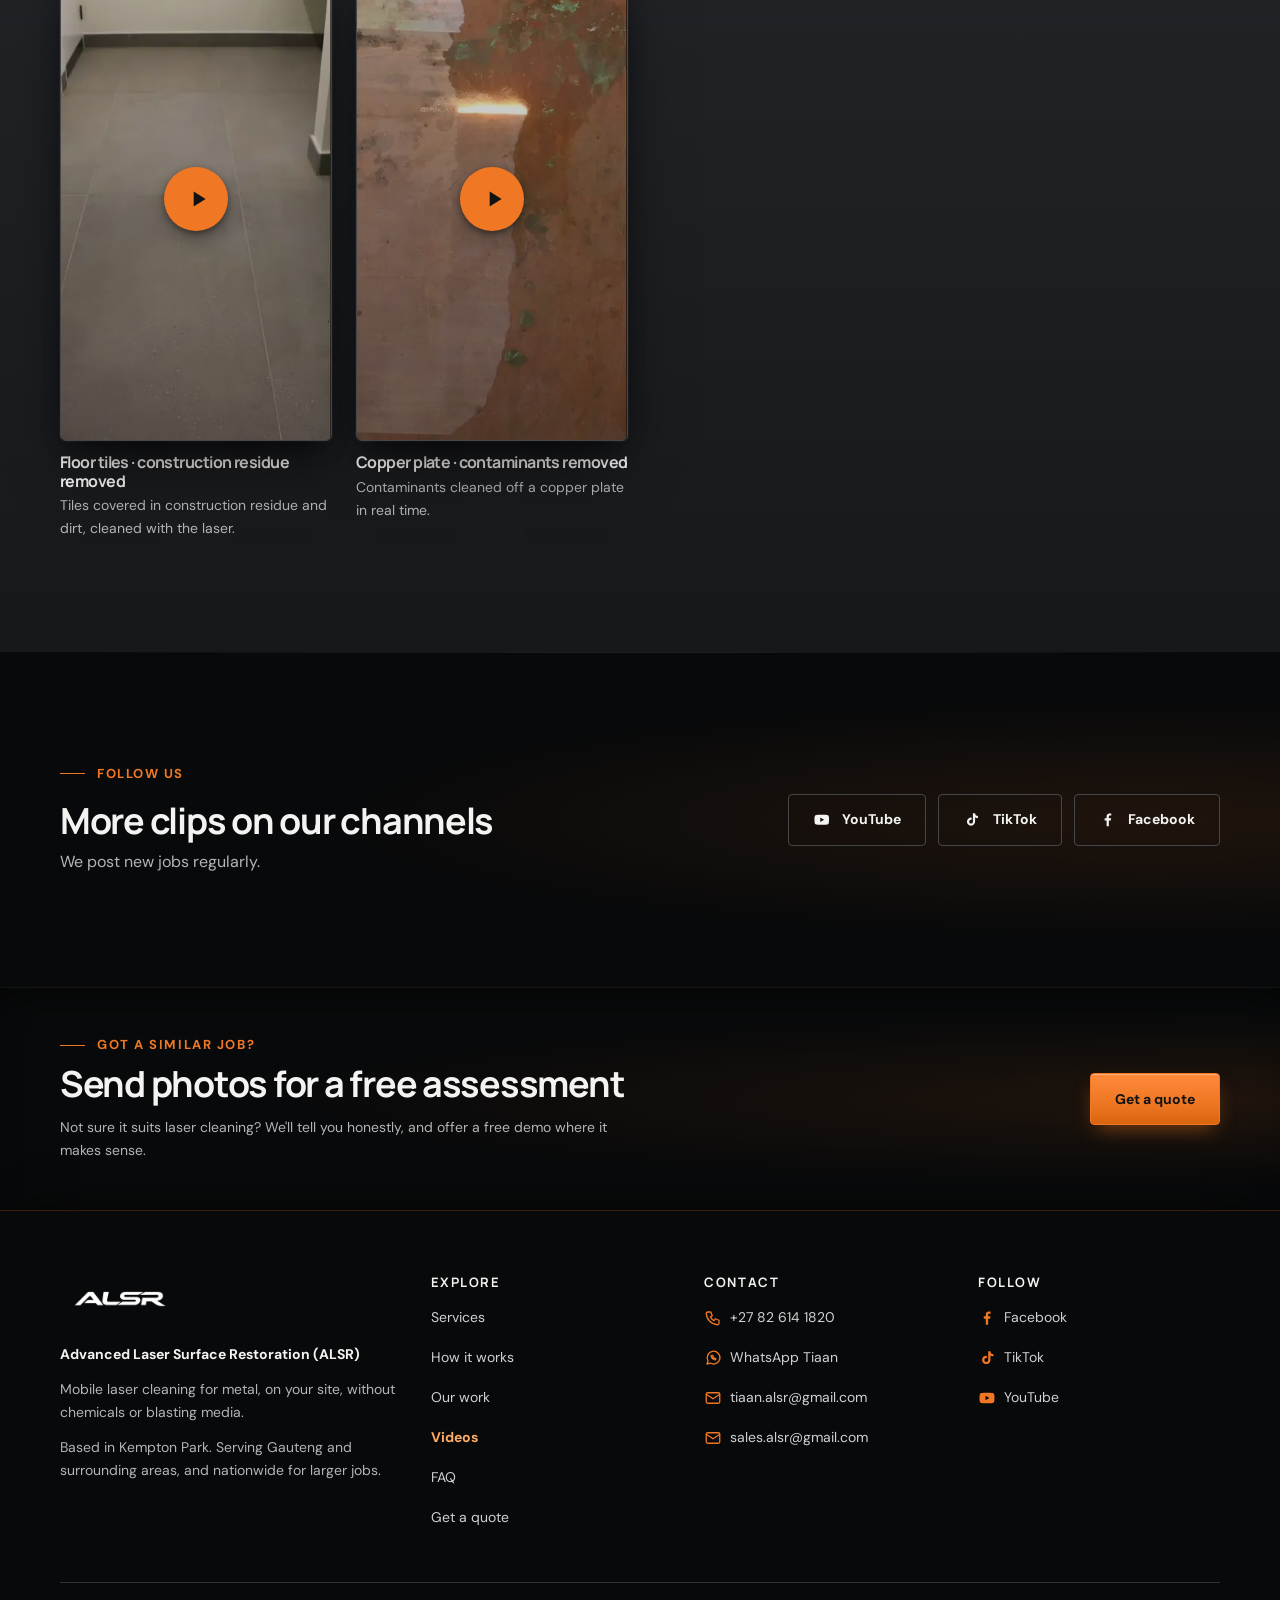
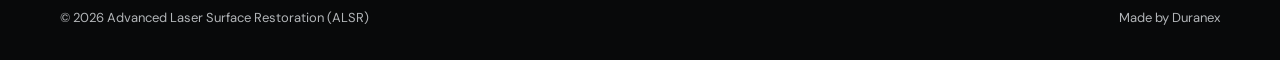
<file: videos.html>
<!DOCTYPE html>
<html lang="en-ZA">
  <head>
    <meta charset="UTF-8" />
    <meta name="viewport" content="width=device-width, initial-scale=1.0" />
    <meta name="description" content="Watch laser cleaning in action: rust removal, paint stripping and residue removal on steel, vehicle parts and more, filmed on site in Gauteng by ALSR." />
    <meta name="theme-color" content="#111214" />
    <meta name="color-scheme" content="dark" />
    <meta property="og:type" content="website" />
    <meta property="og:locale" content="en_ZA" />
    <meta property="og:site_name" content="Advanced Laser Surface Restoration (ALSR)" />
    <meta property="og:title" content="Laser cleaning videos | ALSR" />
    <meta property="og:description" content="Watch laser cleaning in action: rust removal, paint stripping and residue removal on steel, vehicle parts and more, filmed on site in Gauteng by ALSR." />
    <meta property="og:url" content="https://alsr-sa.com/videos.html" />
    <meta property="og:image" content="https://alsr-sa.com/assets/img/brand/og-image.jpg" />
    <meta property="og:image:width" content="1200" />
    <meta property="og:image:height" content="630" />
    <meta property="og:image:alt" content="Before and after laser cleaning of a rusted steel frame. ALSR, mobile laser cleaning in Gauteng." />
    <meta name="twitter:card" content="summary_large_image" />
    <meta name="twitter:title" content="Laser cleaning videos | ALSR" />
    <meta name="twitter:description" content="Watch laser cleaning in action: rust removal, paint stripping and residue removal on steel, vehicle parts and more, filmed on site in Gauteng by ALSR." />
    <meta name="twitter:image" content="https://alsr-sa.com/assets/img/brand/og-image.jpg" />
    <meta name="twitter:image:alt" content="Before and after laser cleaning of a rusted steel frame. ALSR, mobile laser cleaning in Gauteng." />
    <title>Laser Cleaning Videos | Rust &amp; Paint Removal | ALSR</title>
    <link rel="canonical" href="https://alsr-sa.com/videos.html" />
    <link rel="icon" type="image/svg+xml" href="favicon/favicon.svg" />
    <link rel="icon" type="image/png" sizes="96x96" href="favicon/favicon-96x96.png" />
    <link rel="shortcut icon" href="favicon.ico" />
    <link rel="apple-touch-icon" sizes="180x180" href="favicon/apple-touch-icon.png" />
    <link rel="preload" href="assets/fonts/manrope-latin.woff2" as="font" type="font/woff2" crossorigin />
    <link rel="preload" href="assets/fonts/dm-sans-latin.woff2" as="font" type="font/woff2" crossorigin />
    <script type="application/ld+json">
{
  "@context": "https://schema.org",
  "@graph": [
    {
      "@id": "https://alsr-sa.com/#business",
      "name": "Advanced Laser Surface Restoration (ALSR)",
      "alternateName": "ALSR",
      "url": "https://alsr-sa.com/",
      "logo": "https://alsr-sa.com/assets/img/brand/logo-white.webp",
      "image": "https://alsr-sa.com/assets/img/brand/og-image.jpg",
      "description": "Mobile laser cleaning for metal in Gauteng and South Africa: rust, paint, oil and residue removed on site, with no chemicals or blasting media.",
      "telephone": "+27826141820",
      "email": "tiaan.alsr@gmail.com",
      "foundingDate": "2026",
      "address": {
        "@type": "PostalAddress",
        "addressLocality": "Kempton Park",
        "addressRegion": "Gauteng",
        "addressCountry": "ZA"
      },
      "areaServed": [
        {
          "@type": "AdministrativeArea",
          "name": "Gauteng"
        },
        {
          "@type": "Country",
          "name": "South Africa"
        }
      ],
      "knowsAbout": [
        "Laser cleaning",
        "Rust removal",
        "Paint removal"
      ],
      "contactPoint": [
        {
          "@type": "ContactPoint",
          "contactType": "customer service",
          "telephone": "+27826141820",
          "email": "tiaan.alsr@gmail.com",
          "areaServed": "ZA"
        },
        {
          "@type": "ContactPoint",
          "contactType": "sales",
          "email": "sales.alsr@gmail.com",
          "areaServed": "ZA"
        }
      ],
      "sameAs": [
        "https://www.facebook.com/share/1BM2h2xgPa/",
        "https://www.tiktok.com/@alsr753",
        "https://www.youtube.com/@alsr-lazersa"
      ],
      "@type": "LocalBusiness"
    },
    {
      "@type": "WebSite",
      "@id": "https://alsr-sa.com/#website",
      "url": "https://alsr-sa.com/",
      "name": "Advanced Laser Surface Restoration (ALSR)",
      "inLanguage": "en-ZA",
      "publisher": {
        "@id": "https://alsr-sa.com/#business"
      }
    },
    {
      "@type": "BreadcrumbList",
      "itemListElement": [
        {
          "@type": "ListItem",
          "position": 1,
          "name": "Home",
          "item": "https://alsr-sa.com/"
        },
        {
          "@type": "ListItem",
          "position": 2,
          "name": "Videos",
          "item": "https://alsr-sa.com/videos.html"
        }
      ]
    }
  ]
}
    </script>
    <script>document.documentElement.classList.add("js");</script>
    <link rel="stylesheet" href="assets/css/site.css" />
    <script src="assets/js/site.js" defer></script>
  </head>
  <body>
    <!-- header:start -->
    <a class="skip-link" href="#main">Skip to main content</a>
    <svg class="sprite" aria-hidden="true" focusable="false" xmlns="http://www.w3.org/2000/svg">
      <symbol id="i-arrow-right" viewBox="0 0 24 24"><path d="M5 12h14M13 6l6 6-6 6"/></symbol>
      <symbol id="i-check" viewBox="0 0 24 24"><path d="m5 12.5 4.5 4.5L19 7.5"/></symbol>
      <symbol id="i-phone" viewBox="0 0 24 24"><path d="M5 4h4l2 5-2.5 1.5a11 11 0 0 0 5 5L15 13l5 2v4a2 2 0 0 1-2 2A16 16 0 0 1 3 6a2 2 0 0 1 2-2Z"/></symbol>
      <symbol id="i-mail" viewBox="0 0 24 24"><rect x="3" y="5" width="18" height="14" rx="2"/><path d="m3 7 9 6 9-6"/></symbol>
      <symbol id="i-pin" viewBox="0 0 24 24"><path d="M12 21s7-6.2 7-12a7 7 0 1 0-14 0c0 5.8 7 12 7 12Z"/><circle cx="12" cy="9" r="2.5"/></symbol>
      <symbol id="i-whatsapp" viewBox="0 0 24 24"><path d="M4 20l1.4-4.3A8.5 8.5 0 1 1 8.300 18.700L4 20Z"/><path d="M9.500 9c0 2.800 2.700 5.500 5.500 5.500l1-1.500-1.800-1-.9.800a3.500 3.500 0 0 1-1.600-1.600l.8-.9-1-1.800-2 .5Z"/></symbol>
      <symbol id="i-menu" viewBox="0 0 24 24"><path d="M4 7h16M4 12h16M4 17h16"/></symbol>
      <symbol id="i-close" viewBox="0 0 24 24"><path d="m6 6 12 12M18 6 6 18"/></symbol>
      <symbol id="i-play" viewBox="0 0 24 24"><path d="M8 5v14l11-7Z"/></symbol>
      <symbol id="i-target" viewBox="0 0 24 24"><circle cx="12" cy="12" r="8"/><circle cx="12" cy="12" r="3"/><path d="M12 2v3M12 19v3M2 12h3M19 12h3"/></symbol>
      <symbol id="i-bolt" viewBox="0 0 24 24"><path d="M13 3 5 13.500h6L10 21l8-10.500h-6L13 3Z"/></symbol>
      <symbol id="i-leaf" viewBox="0 0 24 24"><path d="M5 19c0-8 5-14 15-14 0 10-6 15-14 15"/><path d="M5 19c2-5 5-8 9-10"/></symbol>
      <symbol id="i-truck" viewBox="0 0 24 24"><path d="M3 7h11v9H3zM14 10h4l3 3v3h-7"/><circle cx="7" cy="17.500" r="1.750"/><circle cx="17" cy="17.500" r="1.750"/></symbol>
      <symbol id="i-book" viewBox="0 0 24 24"><path d="M4 5a2 2 0 0 1 2-2h13v16H6a2 2 0 0 0-2 2V5ZM8 3v16"/></symbol>
      <symbol id="i-user" viewBox="0 0 24 24"><circle cx="12" cy="8" r="4"/><path d="M4 21a8 8 0 0 1 16 0"/></symbol>
      <symbol id="i-camera" viewBox="0 0 24 24"><path d="M4 8h3l2-3h6l2 3h3v11H4Z"/><circle cx="12" cy="13" r="3.500"/></symbol>
      <symbol id="i-shield" viewBox="0 0 24 24"><path d="M12 3 5 6v5c0 4.500 3 8.500 7 10 4-1.500 7-5.500 7-10V6Z"/><path d="m9 12 2 2 4-4"/></symbol>
      <symbol id="i-layers" viewBox="0 0 24 24"><path d="m12 3 9 5-9 5-9-5Z"/><path d="m3 13 9 5 9-5"/></symbol>
      <symbol id="i-flame" viewBox="0 0 24 24"><path d="M12 21c-3.900 0-6.500-2.600-6.500-6.200 0-3.600 3-5.800 3.700-9.800 2.300 1.500 3.300 3.700 3.300 5.500 1-.5 1.800-1.700 2-3 2 1.700 4 4.200 4 7.300 0 3.600-2.600 6.200-6.500 6.200Z"/></symbol>
      <symbol id="i-droplet" viewBox="0 0 24 24"><path d="M12 3s6 6.500 6 11a6 6 0 0 1-12 0c0-4.500 6-11 6-11Z"/></symbol>
      <symbol id="i-brush" viewBox="0 0 24 24"><path d="M14 4 20 10l-7 7-6-6Z"/><path d="M7 11 4 14c-1 1-1 3 0 4l2 2c1 1 3 1 4 0l3-3"/></symbol>
      <symbol id="i-clipboard" viewBox="0 0 24 24"><rect x="5" y="4" width="14" height="17" rx="2"/><path d="M9 4V3h6v1M9 11h6M9 15h4"/></symbol>
      <symbol id="i-zoom" viewBox="0 0 24 24"><circle cx="11" cy="11" r="6.5"/><path d="m20 20-4.500-4.500M11 8.500v5M8.500 11h5"/></symbol>
      <symbol id="i-chevron-left" viewBox="0 0 24 24"><path d="m15 5-7 7 7 7"/></symbol>
      <symbol id="i-chevron-right" viewBox="0 0 24 24"><path d="m9 5 7 7-7 7"/></symbol>
      <symbol id="i-facebook" viewBox="0 0 24 24"><path d="M13.500 21v-8h2.700l.4-3.200h-3.100V7.800c0-.9.300-1.500 1.600-1.500h1.700V3.400c-.3 0-1.300-.1-2.400-.1-2.400 0-4 1.500-4 4.100v2.400H7.700V13h2.700v8z"/></symbol>
      <symbol id="i-tiktok" viewBox="0 0 24 24"><path d="M16.600 3h-3v11.600a2.600 2.600 0 1 1-2.600-2.600c.3 0 .5 0 .8.100V9a5.600 5.600 0 1 0 4.800 5.500V8.600a6.700 6.700 0 0 0 3.900 1.200V6.800A3.900 3.900 0 0 1 16.600 3z"/></symbol>
      <symbol id="i-youtube" viewBox="0 0 24 24"><path d="M21.600 7.200a2.500 2.500 0 0 0-1.800-1.800C18.200 5 12 5 12 5s-6.200 0-7.800.4A2.500 2.500 0 0 0 2.400 7.200C2 8.800 2 12 2 12s0 3.200.4 4.800a2.500 2.500 0 0 0 1.800 1.800C5.800 19 12 19 12 19s6.200 0 7.800-.4a2.500 2.500 0 0 0 1.800-1.800c.4-1.600.4-4.800.4-4.800s0-3.200-.4-4.800zM10 15V9l5.200 3z"/></symbol>
    </svg>
    <header class="site-header">
      <div class="container header-content">
        <a class="brand" href="index.html" aria-label="Advanced Laser Surface Restoration (ALSR), home">
          <img src="assets/img/brand/logo-white.webp" alt="" width="100" height="52" />
          <span class="brand-name">Advanced Laser<br /><strong>Surface Restoration</strong></span>
        </a>
        <nav class="site-nav" id="site-nav" aria-label="Main navigation">
          <a href="index.html#services" data-nav>Services</a>
          <a href="index.html#how-it-works" data-nav>How it works</a>
          <a href="gallery.html" data-nav>Our work</a>
          <a href="videos.html" data-nav aria-current="page">Videos</a>
          <a href="index.html#faq" data-nav>FAQ</a>
        </nav>
        <a class="button button--small header-cta" href="index.html#contact">Get a quote</a>
        <button class="nav-toggle" type="button" aria-expanded="false" aria-controls="site-nav" aria-label="Open menu">
          <svg class="icon icon-open" aria-hidden="true"><use href="#i-menu" /></svg>
          <svg class="icon icon-close" aria-hidden="true"><use href="#i-close" /></svg>
        </button>
      </div>
    </header>
    <div class="mobile-bar">
      <a class="button button--whatsapp" href="https://wa.me/27826141820" target="_blank" rel="noopener noreferrer">
        <svg class="icon" aria-hidden="true"><use href="#i-whatsapp" /></svg>WhatsApp Tiaan
      </a>
      <a class="button" href="tel:+27826141820">
        <svg class="icon" aria-hidden="true"><use href="#i-phone" /></svg>Call
      </a>
    </div>
    <!-- header:end -->

    <main id="main" tabindex="-1">
      <section class="interior-hero">
        <div class="container interior-hero-content">
          <p class="eyebrow">Our work</p>
          <h1>Laser cleaning <em>videos</em></h1>
          <p>Short clips of real jobs, filmed on site. Select a video to play it. It loads from YouTube only when you do.</p>
          <div class="chip-row" role="group" aria-label="Video categories">
            <a class="chip" href="#paint-videos">Paint removal <small>4 videos</small></a>
            <a class="chip" href="#rust-videos">Rust removal <small>5 videos</small></a>
            <a class="chip" href="#residue-videos">Contaminants and residue <small>2 videos</small></a>
          </div>
        </div>
      </section>

      <!-- TODO client: titles below are written from each video's thumbnail and YouTube title. Confirm the object and what was removed (e.g. what the wheel was cleaned of). One channel video (g10ue2Jmhpc, "04 September 2026") is a promo graphic, so it is left out. -->
      <section class="video-section section section--surface" id="paint-videos" aria-labelledby="paint-videos-title">
        <div class="container">
          <div class="gallery-section-heading">
            <div>
              <p class="eyebrow">Paint and coatings</p>
              <h2 id="paint-videos-title">Paint removal</h2>
            </div>
            <p>Old paint and coatings taken off, no chemicals or blasting media.</p>
          </div>
          <div class="video-grid">
            <article class="video-card">
              <a class="video-facade" href="https://www.youtube.com/shorts/NPJ_CHTVBXc" data-video-id="NPJ_CHTVBXc" data-video-title="Vehicle panel · paint removed" target="_blank" rel="noopener noreferrer" aria-label="Play video: Vehicle panel · paint removed (opens YouTube)">
                <img src="assets/img/video-posters/vehicle-panel-paint.webp" width="360" height="640" alt="" loading="lazy" decoding="async" />
                <span class="video-play" aria-hidden="true"><svg class="icon icon--fill"><use href="#i-play" /></svg></span>
              </a>
              <h3>Vehicle panel · paint removed</h3>
              <p>Yellow paint cleaned off a vehicle panel on site.</p>
            </article>
            <article class="video-card">
              <a class="video-facade" href="https://www.youtube.com/shorts/SJsCALcfobs" data-video-id="SJsCALcfobs" data-video-title="Wheel · brought back to life" target="_blank" rel="noopener noreferrer" aria-label="Play video: Wheel · brought back to life (opens YouTube)">
                <img src="assets/img/video-posters/wheel-restoration.webp" width="360" height="640" alt="" loading="lazy" decoding="async" />
                <span class="video-play" aria-hidden="true"><svg class="icon icon--fill"><use href="#i-play" /></svg></span>
              </a>
              <h3>Wheel · brought back to life</h3>
              <p>A tyre-mounted alloy wheel cleaned with the laser.</p>
            </article>
            <article class="video-card">
              <a class="video-facade" href="https://www.youtube.com/shorts/LK8BFW0XbEY" data-video-id="LK8BFW0XbEY" data-video-title="Engine block · old paint removed" target="_blank" rel="noopener noreferrer" aria-label="Play video: Engine block · old paint removed (opens YouTube)">
                <img src="assets/img/video-posters/motor-paint.webp" width="360" height="640" alt="" loading="lazy" decoding="async" />
                <span class="video-play" aria-hidden="true"><svg class="icon icon--fill"><use href="#i-play" /></svg></span>
              </a>
              <h3>Engine block · old paint removed</h3>
              <p>Red paint lifted off an old engine.</p>
            </article>
            <article class="video-card">
              <a class="video-facade" href="https://www.youtube.com/shorts/wCQgJsel-RE" data-video-id="wCQgJsel-RE" data-video-title="Motorcycle tank cover · paint removed" target="_blank" rel="noopener noreferrer" aria-label="Play video: Motorcycle tank cover · paint removed (opens YouTube)">
                <img src="assets/img/video-posters/motorcycle-tank-paint.webp" width="360" height="640" alt="" loading="lazy" decoding="async" />
                <span class="video-play" aria-hidden="true"><svg class="icon icon--fill"><use href="#i-play" /></svg></span>
              </a>
              <h3>Motorcycle tank cover · paint removed</h3>
              <p>Paint stripped from a motorcycle tank cover.</p>
            </article>
          </div>
        </div>
      </section>

      <section class="video-section section section--alt" id="rust-videos" aria-labelledby="rust-videos-title">
        <div class="container">
          <div class="gallery-section-heading">
            <div>
              <p class="eyebrow">Rust and corrosion</p>
              <h2 id="rust-videos-title">Rust removal</h2>
            </div>
            <p>Rust cleared from steel parts and surfaces on site.</p>
          </div>
          <div class="video-grid">
            <article class="video-card">
              <a class="video-facade" href="https://www.youtube.com/shorts/riUMEGuFGpk" data-video-id="riUMEGuFGpk" data-video-title="Engine part · rust removed" target="_blank" rel="noopener noreferrer" aria-label="Play video: Engine part · rust removed (opens YouTube)">
                <img src="assets/img/video-posters/engine-part-rust.webp" width="360" height="640" alt="" loading="lazy" decoding="async" />
                <span class="video-play" aria-hidden="true"><svg class="icon icon--fill"><use href="#i-play" /></svg></span>
              </a>
              <h3>Engine part · rust removed</h3>
              <p>A real-time demonstration on a rusted engine part.</p>
            </article>
            <article class="video-card">
              <a class="video-facade" href="https://www.youtube.com/shorts/MDZptdD-J-Y" data-video-id="MDZptdD-J-Y" data-video-title="Steel fire pit · rust removed" target="_blank" rel="noopener noreferrer" aria-label="Play video: Steel fire pit · rust removed (opens YouTube)">
                <img src="assets/img/video-posters/fire-pit-rust.webp" width="360" height="640" alt="" loading="lazy" decoding="async" />
                <span class="video-play" aria-hidden="true"><svg class="icon icon--fill"><use href="#i-play" /></svg></span>
              </a>
              <h3>Steel fire pit · rust removed</h3>
              <p>Rust cleared from a steel fire pit, no chemicals or mess.</p>
            </article>
            <article class="video-card">
              <a class="video-facade" href="https://www.youtube.com/shorts/0-02E15EF9A" data-video-id="0-02E15EF9A" data-video-title="Steel sheet · surface rust removed" target="_blank" rel="noopener noreferrer" aria-label="Play video: Steel sheet · surface rust removed (opens YouTube)">
                <img src="assets/img/video-posters/steel-sheet-rust.webp" width="360" height="640" alt="" loading="lazy" decoding="async" />
                <span class="video-play" aria-hidden="true"><svg class="icon icon--fill"><use href="#i-play" /></svg></span>
              </a>
              <h3>Steel sheet · surface rust removed</h3>
              <p>Surface rust removed from a large sheet.</p>
            </article>
            <article class="video-card">
              <a class="video-facade" href="https://www.youtube.com/shorts/TJ-EKaUWxis" data-video-id="TJ-EKaUWxis" data-video-title="Steel panel · surface rust removed" target="_blank" rel="noopener noreferrer" aria-label="Play video: Steel panel · surface rust removed (opens YouTube)">
                <img src="assets/img/video-posters/steel-panel-rust.webp" width="360" height="640" alt="" loading="lazy" decoding="async" />
                <span class="video-play" aria-hidden="true"><svg class="icon icon--fill"><use href="#i-play" /></svg></span>
              </a>
              <h3>Steel panel · surface rust removed</h3>
              <p>Surface rust doesn't always need aggressive blasting.</p>
            </article>
            <article class="video-card">
              <a class="video-facade" href="https://www.youtube.com/shorts/2i9pH37T7Js" data-video-id="2i9pH37T7Js" data-video-title="Steel bar · rust and old coating removed" target="_blank" rel="noopener noreferrer" aria-label="Play video: Steel bar · rust and old coating removed (opens YouTube)">
                <img src="assets/img/video-posters/steel-bar-rust.webp" width="360" height="640" alt="" loading="lazy" decoding="async" />
                <span class="video-play" aria-hidden="true"><svg class="icon icon--fill"><use href="#i-play" /></svg></span>
              </a>
              <h3>Steel bar · rust and old coating removed</h3>
              <p>Heavy rust and old coating cleaned back to bare metal.</p>
            </article>
          </div>
        </div>
      </section>

      <section class="video-section section section--surface" id="residue-videos" aria-labelledby="residue-videos-title">
        <div class="container">
          <div class="gallery-section-heading">
            <div>
              <p class="eyebrow">Contaminants and residue</p>
              <h2 id="residue-videos-title">Contaminant and residue removal</h2>
            </div>
            <p>Residue and built-up contamination lifted from tiles and metal.</p>
          </div>
          <div class="video-grid">
            <article class="video-card">
              <a class="video-facade" href="https://www.youtube.com/shorts/SmVMWbDezFE" data-video-id="SmVMWbDezFE" data-video-title="Floor tiles · construction residue removed" target="_blank" rel="noopener noreferrer" aria-label="Play video: Floor tiles · construction residue removed (opens YouTube)">
                <img src="assets/img/video-posters/tiled-floor-residue.webp" width="360" height="640" alt="" loading="lazy" decoding="async" />
                <span class="video-play" aria-hidden="true"><svg class="icon icon--fill"><use href="#i-play" /></svg></span>
              </a>
              <h3>Floor tiles · construction residue removed</h3>
              <p>Tiles covered in construction residue and dirt, cleaned with the laser.</p>
            </article>
            <article class="video-card">
              <a class="video-facade" href="https://www.youtube.com/shorts/b7PRQMCuKUM" data-video-id="b7PRQMCuKUM" data-video-title="Copper plate · contaminants removed" target="_blank" rel="noopener noreferrer" aria-label="Play video: Copper plate · contaminants removed (opens YouTube)">
                <img src="assets/img/video-posters/copper-plate-contaminants.webp" width="360" height="640" alt="" loading="lazy" decoding="async" />
                <span class="video-play" aria-hidden="true"><svg class="icon icon--fill"><use href="#i-play" /></svg></span>
              </a>
              <h3>Copper plate · contaminants removed</h3>
              <p>Contaminants cleaned off a copper plate in real time.</p>
            </article>
          </div>
        </div>
      </section>

      <section class="section section--deep follow-us" aria-labelledby="follow-title">
        <div class="container follow-layout">
          <div>
            <p class="eyebrow">Follow us</p>
            <h2 id="follow-title">More clips on our channels</h2>
            <p>We post new jobs regularly.</p>
          </div>
          <ul class="follow-links">
            <li><a class="button button--ghost" href="https://youtube.com/@alsr-lazersa?si=rccTeD06vxPiSs9j" target="_blank" rel="noopener noreferrer"><svg class="icon icon--fill" aria-hidden="true"><use href="#i-youtube" /></svg>YouTube</a></li>
            <li><a class="button button--ghost" href="https://www.tiktok.com/@alsr753?_r=1&amp;_t=ZS-9681ayNeko3" target="_blank" rel="noopener noreferrer"><svg class="icon icon--fill" aria-hidden="true"><use href="#i-tiktok" /></svg>TikTok</a></li>
            <li><a class="button button--ghost" href="https://www.facebook.com/share/1BM2h2xgPa/" target="_blank" rel="noopener noreferrer"><svg class="icon icon--fill" aria-hidden="true"><use href="#i-facebook" /></svg>Facebook</a></li>
          </ul>
        </div>
      </section>

      <section class="band" aria-labelledby="cta-title">
        <div class="container band-content">
          <div>
            <p class="eyebrow">Got a similar job?</p>
            <h2 id="cta-title">Send photos for a free assessment</h2>
            <p class="band-note">Not sure it suits laser cleaning? We'll tell you honestly, and offer a free demo where it makes sense.</p>
          </div>
          <a class="button" href="index.html#contact">Get a quote</a>
        </div>
      </section>
    </main>

    <!-- footer:start -->
    <footer class="site-footer">
      <div class="container">
        <div class="footer-grid">
          <div class="footer-brand">
            <a href="index.html" aria-label="Advanced Laser Surface Restoration (ALSR), home">
              <img src="assets/img/brand/logo-white.webp" alt="" width="120" height="52" loading="lazy" />
            </a>
            <p class="footer-name">Advanced Laser Surface Restoration (ALSR)</p>
            <p>Mobile laser cleaning for metal, on your site, without chemicals or blasting media.</p>
            <p>Based in Kempton Park. Serving Gauteng and surrounding areas, and nationwide for larger jobs.</p>
          </div>
          <nav aria-label="Footer navigation">
            <h2>Explore</h2>
            <ul class="footer-list">
              <li><a href="index.html#services" data-nav>Services</a></li>
              <li><a href="index.html#how-it-works" data-nav>How it works</a></li>
              <li><a href="gallery.html" data-nav>Our work</a></li>
              <li><a href="videos.html" data-nav aria-current="page">Videos</a></li>
              <li><a href="index.html#faq" data-nav>FAQ</a></li>
              <li><a href="index.html#contact" data-nav>Get a quote</a></li>
            </ul>
          </nav>
          <div>
            <h2>Contact</h2>
            <ul class="footer-list">
              <li><a href="tel:+27826141820"><svg class="icon" aria-hidden="true"><use href="#i-phone" /></svg>+27 82 614 1820</a></li>
              <li><a href="https://wa.me/27826141820" target="_blank" rel="noopener noreferrer"><svg class="icon" aria-hidden="true"><use href="#i-whatsapp" /></svg>WhatsApp Tiaan</a></li>
              <li><a href="mailto:tiaan.alsr@gmail.com"><svg class="icon" aria-hidden="true"><use href="#i-mail" /></svg>tiaan.alsr@gmail.com</a></li>
              <li><a href="mailto:sales.alsr@gmail.com"><svg class="icon" aria-hidden="true"><use href="#i-mail" /></svg>sales.alsr@gmail.com</a></li>
            </ul>
          </div>
          <div>
            <h2>Follow</h2>
            <ul class="social-links" aria-label="Social media">
              <li><a href="https://www.facebook.com/share/1BM2h2xgPa/" target="_blank" rel="noopener noreferrer"><svg class="icon icon--fill" aria-hidden="true"><use href="#i-facebook" /></svg>Facebook</a></li>
              <li><a href="https://www.tiktok.com/@alsr753?_r=1&amp;_t=ZS-9681ayNeko3" target="_blank" rel="noopener noreferrer"><svg class="icon icon--fill" aria-hidden="true"><use href="#i-tiktok" /></svg>TikTok</a></li>
              <li><a href="https://youtube.com/@alsr-lazersa?si=rccTeD06vxPiSs9j" target="_blank" rel="noopener noreferrer"><svg class="icon icon--fill" aria-hidden="true"><use href="#i-youtube" /></svg>YouTube</a></li>
            </ul>
          </div>
        </div>
        <div class="footer-bottom">
          <span>© <span data-year>2026</span> Advanced Laser Surface Restoration (ALSR)</span>
          <a href="https://duranexsolutions.com">Made by Duranex</a>
        </div>
      </div>
    </footer>
    <!-- footer:end -->
  </body>
</html>
</file>
<file: assets/css/site.css>
/* ==========================================================================
   ALSR site stylesheet: one file, cascade layers.
   tokens → base → layout → components → pages → utilities
   Colours live only in the :root tokens below (see REDESIGN_PLAN.md §2).
   ========================================================================== */
/* Self-hosted variable fonts (latin). Avoids a third-party round trip and the late font swap. */
@font-face {
  font-family: "DM Sans";
  font-style: normal;
  font-weight: 400 700;
  font-display: swap;
  src: url("../fonts/dm-sans-latin.woff2") format("woff2");
}

@font-face {
  font-family: "Manrope";
  font-style: normal;
  font-weight: 700 800;
  font-display: swap;
  src: url("../fonts/manrope-latin.woff2") format("woff2");
}

@layer tokens, base, layout, components, pages, utilities;

/* ---------- Tokens ---------- */
@layer tokens {
  :root {
    color-scheme: dark;

    /* Surfaces */
    --bg-0: #08090a;
    --bg-1: #111214;
    --bg-2: #17181b;
    --surface: #1b1d20;
    --surface-2: #24272b;
    --line: #303236;
    --line-strong: #44464a;

    /* Text */
    --text: #f3f3f1;
    --text-2: #d0d1d2;
    --muted: #b2b5b8;
    --dim: #9a9da0; /* decorative numbers only */

    /* Brand */
    --accent: #f07824;
    --accent-hover: #ff9148;
    --accent-light: #ffad66;
    --accent-deep: #d9650f;
    --accent-top: #ff8a3d;
    --accent-top-hover: #ffa062;
    --accent-tint: #34251c;
    --on-accent: #111214;

    /* Supporting (use sparingly) */
    --steel: #8fa3b3; /* "Before" tags, secondary icons */
    --ok: #46b37f; /* "After" tags, checkmarks */
    --whatsapp: #25d366; /* WhatsApp icon/button only */

    /* Type */
    --font-body: "DM Sans", system-ui, -apple-system, "Segoe UI", sans-serif;
    --font-heading: "Manrope", "DM Sans", system-ui, sans-serif;
    --fs-xs: 0.8125rem;
    --fs-sm: 0.875rem;
    --fs-base: 1rem;
    --fs-md: 1.125rem;
    --fs-lg: 1.375rem;
    --fs-xl: clamp(1.75rem, 3vw, 2.25rem);
    --fs-2xl: clamp(2.1rem, 3.5vw, 3rem);
    --fs-3xl: clamp(2.5rem, 5vw, 4.25rem);
    --track-heading: -0.035em;
    --track-eyebrow: 0.12em;

    /* Spacing (4px base) */
    --sp-1: 4px;
    --sp-2: 8px;
    --sp-3: 12px;
    --sp-4: 16px;
    --sp-5: 24px;
    --sp-6: 32px;
    --sp-7: 48px;
    --sp-8: 64px;
    --sp-9: 96px;
    --section-pad: clamp(64px, 9vw, 112px);
    --gutter: 24px;
    --container: 1160px;

    /* Radius */
    --radius-sm: 4px;
    --radius: 6px;
    --radius-lg: 10px;
    --radius-pill: 999px;

    /* Shadows */
    --shadow-sm: 0 2px 6px rgb(0 0 0 / 35%), inset 0 1px 0 rgb(255 255 255 / 4%);
    --shadow-md: 0 10px 24px -6px rgb(0 0 0 / 55%), 0 2px 6px rgb(0 0 0 / 35%);
    --shadow-lg: 0 28px 60px -14px rgb(0 0 0 / 70%), 0 10px 22px -8px rgb(0 0 0 / 45%);
    --glow: 0 0 0 1px color-mix(in srgb, var(--accent) 45%, transparent), 0 14px 38px -10px color-mix(in srgb, var(--accent) 40%, transparent);
    --edge-light: inset 0 1px 0 rgb(255 255 255 / 7%);

    /* Derived gradients */
    --grad-card: linear-gradient(160deg, var(--surface-2) 0%, var(--surface) 55%, var(--bg-2) 100%);
    --grad-button: linear-gradient(180deg, var(--accent-top) 0%, var(--accent) 55%, var(--accent-deep) 100%);
    --grad-button-hover: linear-gradient(180deg, var(--accent-top-hover) 0%, var(--accent-hover) 55%, var(--accent) 100%);
    --accent-glow: color-mix(in srgb, var(--accent) 20%, transparent);
    --accent-wash: color-mix(in srgb, var(--accent) 10%, transparent);

    /* Motion + layout */
    --ease: cubic-bezier(0.2, 0.7, 0.2, 1);
    --header-h: 72px;
    --bar-h: 64px; /* mobile sticky call bar */
    --focus-ring: 0 0 0 3px var(--bg-1), 0 0 0 5px var(--accent-light);
  }

  @media (max-width: 680px) {
    :root {
      --gutter: 16px;
      --header-h: 64px;
    }
  }
}

/* ---------- Base / reset ---------- */
@layer base {
  *,
  *::before,
  *::after {
    box-sizing: border-box;
  }

  html {
    overflow-x: clip;
    scroll-behavior: smooth;
    scroll-padding-top: calc(var(--header-h) + var(--sp-4));
    -webkit-text-size-adjust: 100%;
  }

  body {
    min-height: 100vh;
    margin: 0;
    overflow-x: clip;
    background:
      radial-gradient(ellipse at 100% 0%, color-mix(in srgb, var(--accent) 5%, transparent), transparent 40%),
      var(--bg-1);
    color: var(--text-2);
    font-family: var(--font-body);
    font-size: var(--fs-base);
    line-height: 1.65;
  }

  img,
  svg,
  video {
    display: block;
    max-width: 100%;
  }

  img {
    height: auto;
  }

  a {
    color: inherit;
    text-decoration: none;
  }

  h1,
  h2,
  h3,
  h4,
  p,
  figure,
  ul,
  ol,
  dl {
    margin-top: 0;
  }

  h1,
  h2,
  h3,
  h4 {
    color: var(--text);
    font-family: var(--font-heading);
    font-weight: 700;
    letter-spacing: var(--track-heading);
    line-height: 1.15;
  }

  h1 {
    margin-bottom: var(--sp-5);
    font-size: var(--fs-3xl);
    line-height: 1.08;
  }

  h2 {
    margin-bottom: var(--sp-4);
    font-size: var(--fs-2xl);
    line-height: 1.15;
  }

  h3 {
    margin-bottom: var(--sp-2);
    font-size: var(--fs-lg);
  }

  h1 em,
  h2 em {
    color: var(--accent);
    font-style: normal;
  }

  :focus-visible {
    outline: 2px solid var(--accent-light);
    outline-offset: 3px;
    border-radius: var(--radius-sm);
  }

  :focus:not(:focus-visible) {
    outline: none;
  }

  [id] {
    scroll-margin-top: calc(var(--header-h) + var(--sp-4));
  }

  main:focus {
    outline: none;
  }

  .skip-link {
    position: fixed;
    z-index: 100;
    top: var(--sp-3);
    left: var(--sp-3);
    padding: var(--sp-3) var(--sp-4);
    border-radius: var(--radius-sm);
    background: var(--accent);
    color: var(--on-accent);
    font-weight: 700;
    transform: translateY(-200%);
  }

  .skip-link:focus {
    transform: none;
  }

  @media (prefers-reduced-motion: reduce) {
    html {
      scroll-behavior: auto;
    }

    *,
    *::before,
    *::after {
      transition-duration: 0.01ms !important;
      animation: none !important;
    }
  }
}

/* ---------- Layout ---------- */
@layer layout {
  .container {
    width: min(var(--container), 100% - 2 * var(--gutter));
    margin-inline: auto;
  }

  .section {
    position: relative;
    padding-block: var(--section-pad);
  }

  /* Soft top light between stacked sections */
  .section::before {
    position: absolute;
    top: 0;
    right: 0;
    left: 0;
    height: 1px;
    background: linear-gradient(90deg, transparent, rgb(255 255 255 / 9%) 50%, transparent);
    content: "";
    pointer-events: none;
  }

  .section--surface {
    background: linear-gradient(180deg, var(--surface-2) 0%, var(--bg-2) 100%);
  }

  .section--alt {
    background: radial-gradient(ellipse at 50% 0%, var(--surface), var(--bg-1) 70%);
  }

  .section--deep {
    background:
      radial-gradient(ellipse at 90% 50%, var(--accent-wash), transparent 50%),
      linear-gradient(180deg, var(--bg-0), var(--bg-0));
  }

  .grid {
    display: grid;
    gap: var(--sp-5);
  }

  .grid--3 {
    grid-template-columns: repeat(3, minmax(0, 1fr));
  }

  @media (max-width: 900px) {
    .grid--3 {
      grid-template-columns: repeat(2, minmax(0, 1fr));
    }
  }

  @media (max-width: 680px) {
    .grid--3 {
      grid-template-columns: 1fr;
    }
  }
}

/* ---------- Components ---------- */
@layer components {
  /* Icons (inline SVG sprite in the header partial) */
  .icon {
    width: 1.25em;
    height: 1.25em;
    flex: 0 0 auto;
    fill: none;
    stroke: currentColor;
    stroke-linecap: round;
    stroke-linejoin: round;
    stroke-width: 1.75;
  }

  .icon--fill {
    fill: currentColor;
    stroke: none;
  }

  .sprite {
    position: absolute;
    width: 0;
    height: 0;
    overflow: hidden;
  }

  /* Eyebrow + heading pattern */
  .eyebrow {
    display: flex;
    align-items: center;
    gap: var(--sp-3);
    margin: 0 0 var(--sp-4);
    color: var(--accent);
    font-size: var(--fs-xs);
    font-weight: 700;
    letter-spacing: var(--track-eyebrow);
    line-height: 1.5;
    text-transform: uppercase;
  }

  .eyebrow::before {
    width: 25px;
    height: 1px;
    flex: 0 0 auto;
    background: currentColor;
    content: "";
  }

  .section-heading {
    max-width: 46rem;
    margin-bottom: var(--sp-7);
  }

  .section-heading h2 {
    margin-bottom: 0;
  }

  .section-heading .lead {
    margin: var(--sp-4) 0 0;
  }

  .section-heading--centered {
    margin-inline: auto;
    text-align: center;
  }

  .section-heading--centered .eyebrow {
    justify-content: center;
  }

  .section-heading--centered .eyebrow::before {
    display: none;
  }

  .lead {
    color: var(--muted);
    font-size: var(--fs-md);
    line-height: 1.7;
  }

  /* Buttons: dark text on orange (≈7:1) */
  .button {
    display: inline-flex;
    min-height: 52px;
    align-items: center;
    justify-content: center;
    gap: var(--sp-3);
    padding: 0 var(--sp-5);
    border: 1px solid var(--accent);
    border-radius: var(--radius-sm);
    background: var(--grad-button);
    box-shadow: 0 8px 20px -6px color-mix(in srgb, var(--accent) 55%, transparent), 0 2px 4px rgb(0 0 0 / 40%), inset 0 1px 0 rgb(255 255 255 / 30%);
    color: var(--on-accent);
    cursor: pointer;
    font: 700 var(--fs-sm) / 1.2 var(--font-body);
    text-align: center;
    transition: background 160ms ease, border-color 160ms ease, box-shadow 160ms ease, transform 160ms ease;
  }

  .button:hover {
    border-color: var(--accent-hover);
    background: var(--grad-button-hover);
    box-shadow: 0 14px 28px -6px color-mix(in srgb, var(--accent) 65%, transparent), 0 3px 6px rgb(0 0 0 / 40%), inset 0 1px 0 rgb(255 255 255 / 35%);
    transform: translateY(-2px);
  }

  .button:active {
    transform: translateY(0);
    box-shadow: 0 3px 8px -2px color-mix(in srgb, var(--accent) 50%, transparent), inset 0 2px 4px rgb(0 0 0 / 25%);
  }

  .button--small {
    min-height: 44px;
    padding-inline: var(--sp-4);
  }

  .button--ghost {
    border-color: var(--line-strong);
    background: transparent;
    box-shadow: none;
    color: var(--text);
  }

  .button--ghost:hover {
    border-color: var(--accent);
    background: var(--accent-wash);
    box-shadow: none;
    color: var(--accent-light);
  }

  .button--whatsapp {
    border-color: var(--whatsapp);
    background: var(--whatsapp);
    box-shadow: none;
    color: var(--on-accent);
  }

  .button--whatsapp:hover {
    border-color: var(--whatsapp);
    background: var(--whatsapp);
    box-shadow: var(--shadow-md);
  }

  .button-row {
    display: flex;
    flex-wrap: wrap;
    align-items: center;
    gap: var(--sp-4);
  }

  /* Text links */
  .inline-link {
    display: inline-flex;
    align-items: center;
    gap: var(--sp-2);
    color: var(--text);
    font-size: var(--fs-sm);
    font-weight: 700;
    transition: color 160ms ease;
  }

  .inline-link .icon {
    color: var(--accent);
  }

  .inline-link:hover {
    color: var(--accent);
  }

  /* Cards */
  .card {
    position: relative;
    min-width: 0;
    padding: var(--sp-6);
    border: 1px solid var(--line-strong);
    border-radius: var(--radius);
    background: var(--grad-card);
    box-shadow: var(--shadow-md), var(--edge-light);
    transition: border-color 250ms ease, box-shadow 250ms ease;
  }

  .card:hover {
    border-color: color-mix(in srgb, var(--accent) 55%, transparent);
    box-shadow: var(--shadow-lg), var(--glow), var(--edge-light);
  }

  .card h3 {
    margin-bottom: var(--sp-2);
  }

  .card p:last-child {
    margin-bottom: 0;
  }

  .card-icon {
    display: grid;
    width: 44px;
    height: 44px;
    place-items: center;
    margin-bottom: var(--sp-4);
    border-radius: var(--radius);
    background: var(--accent-tint);
    color: var(--accent);
  }

  .card-icon .icon {
    width: 24px;
    height: 24px;
  }

  /* Chips / tags */
  .chip {
    display: inline-flex;
    align-items: center;
    gap: var(--sp-3);
    padding: var(--sp-3) var(--sp-4);
    border: 1px solid var(--line-strong);
    border-radius: var(--radius-sm);
    background: linear-gradient(180deg, var(--surface-2), var(--bg-2));
    box-shadow: var(--shadow-sm);
    color: var(--text-2);
    font-size: var(--fs-sm);
    font-weight: 500;
    transition: border-color 160ms ease, color 160ms ease, box-shadow 160ms ease;
  }

  a.chip:hover {
    border-color: var(--accent);
    box-shadow: var(--shadow-md);
    color: var(--accent-light);
  }

  .chip small {
    color: var(--accent);
    font-size: var(--fs-xs);
    font-weight: 700;
  }

  .chip-row {
    display: flex;
    flex-wrap: wrap;
    gap: var(--sp-3);
  }

  .tag {
    display: inline-block;
    font-size: var(--fs-xs);
    font-weight: 700;
    letter-spacing: 0.1em;
    text-transform: uppercase;
  }

  .tag--before {
    color: var(--steel);
  }

  .tag--after {
    color: var(--ok);
  }

  /* Figure with caption */
  .figure {
    overflow: hidden;
    margin: 0;
    border: 1px solid var(--line-strong);
    border-radius: var(--radius);
    background: var(--bg-0);
    box-shadow: var(--shadow-md);
  }

  .figure img {
    width: 100%;
    object-fit: cover;
  }

  .figure figcaption {
    padding: var(--sp-2) var(--sp-3);
    background: var(--bg-0);
    color: var(--muted);
    font-size: var(--fs-sm);
  }

  /* Band (CTA strip) */
  .band {
    padding-block: var(--sp-7);
    background:
      radial-gradient(ellipse at 100% 50%, var(--accent-wash), transparent 55%),
      var(--bg-0);
    box-shadow: inset 0 1px 0 rgb(255 255 255 / 6%), inset 0 20px 40px -24px rgb(0 0 0 / 80%);
  }

  .band-content {
    display: flex;
    flex-wrap: wrap;
    align-items: center;
    justify-content: space-between;
    gap: var(--sp-5);
  }

  .band h2 {
    margin: 0;
    font-size: var(--fs-xl);
  }

  .band .eyebrow {
    margin-bottom: var(--sp-2);
  }

  /* Table (qualitative comparison) */
  .table-wrap {
    overflow-x: auto;
    border: 1px solid var(--line-strong);
    border-radius: var(--radius);
  }

  .table {
    width: 100%;
    border-collapse: collapse;
    font-size: var(--fs-sm);
  }

  .table th,
  .table td {
    padding: var(--sp-3) var(--sp-4);
    border-bottom: 1px solid var(--line);
    text-align: left;
    vertical-align: top;
  }

  .table thead th {
    background: var(--surface);
    color: var(--text);
    font-family: var(--font-heading);
  }

  .table tbody th {
    color: var(--text);
    font-weight: 500;
  }

  .table tr:last-child > * {
    border-bottom: 0;
  }

  /* Form */
  .form {
    display: grid;
    gap: var(--sp-4);
  }

  .field {
    display: grid;
    gap: var(--sp-2);
  }

  .field label {
    color: var(--text);
    font-size: var(--fs-sm);
    font-weight: 700;
  }

  .field .hint {
    color: var(--muted);
    font-size: var(--fs-sm);
  }

  .field input,
  .field select,
  .field textarea {
    width: 100%;
    min-height: 48px;
    padding: var(--sp-3) var(--sp-4);
    border: 1px solid var(--line-strong);
    border-radius: var(--radius-sm);
    background: var(--bg-0);
    color: var(--text);
    font: inherit;
  }

  .field textarea {
    min-height: 140px;
    resize: vertical;
  }

  .field input:focus-visible,
  .field select:focus-visible,
  .field textarea:focus-visible {
    border-color: var(--accent-light);
    outline: 2px solid var(--accent-light);
    outline-offset: 0;
  }

  .field [aria-invalid="true"] {
    border-color: var(--accent-light);
  }

  .form-status {
    min-height: 1.5em;
    margin: 0;
    font-size: var(--fs-sm);
  }

  .form-status.is-ok {
    color: var(--ok);
  }

  .form-status.is-error {
    color: var(--accent-light);
  }

  .hp-field {
    position: absolute;
    left: -9999px;
    width: 1px;
    height: 1px;
    overflow: hidden;
  }

  /* FAQ (<details>) */
  .faq {
    display: grid;
    gap: var(--sp-3);
  }

  .faq details {
    border: 1px solid var(--line-strong);
    border-radius: var(--radius);
    background: var(--grad-card);
    box-shadow: var(--shadow-sm);
  }

  .faq summary {
    display: flex;
    min-height: 52px;
    align-items: center;
    justify-content: space-between;
    gap: var(--sp-4);
    padding: var(--sp-3) var(--sp-5);
    color: var(--text);
    cursor: pointer;
    font-family: var(--font-heading);
    font-weight: 700;
    list-style: none;
  }

  .faq summary::-webkit-details-marker {
    display: none;
  }

  .faq summary::after {
    width: 10px;
    height: 10px;
    flex: 0 0 auto;
    border-right: 2px solid var(--accent);
    border-bottom: 2px solid var(--accent);
    content: "";
    transform: rotate(45deg);
    transition: transform 200ms ease;
  }

  .faq details[open] > summary::after {
    transform: rotate(-135deg);
  }

  .faq .faq-body {
    padding: 0 var(--sp-5) var(--sp-5);
    color: var(--muted);
  }

  .faq .faq-body > :last-child {
    margin-bottom: 0;
  }

  /* ----- Site header / navigation ----- */
  .site-header {
    position: sticky;
    z-index: 50;
    top: 0;
    border-bottom: 1px solid var(--line-strong);
    background: linear-gradient(180deg, color-mix(in srgb, var(--surface-2) 96%, transparent), color-mix(in srgb, var(--bg-1) 96%, transparent));
    box-shadow: 0 1px 0 color-mix(in srgb, var(--accent) 18%, transparent), 0 10px 30px -8px rgb(0 0 0 / 70%);
    backdrop-filter: blur(14px);
  }

  .header-content {
    display: flex;
    height: var(--header-h);
    align-items: center;
    gap: var(--sp-5);
  }

  .brand {
    display: inline-flex;
    flex: 0 0 auto;
    align-items: center;
    gap: var(--sp-3);
    margin-right: auto;
  }

  .brand img {
    width: 100px;
    height: 52px;
    object-fit: cover;
    object-position: left center;
  }

  .brand-name {
    padding-left: var(--sp-3);
    border-left: 1px solid var(--line-strong);
    color: var(--text);
    font-family: var(--font-heading);
    font-size: var(--fs-xs);
    font-weight: 700;
    line-height: 1.4;
    white-space: nowrap;
  }

  .brand-name strong {
    color: var(--accent);
    font-weight: 800;
  }

  .site-nav {
    display: flex;
    align-items: center;
    gap: clamp(16px, 2.4vw, 32px);
  }

  .site-nav a {
    position: relative;
    padding-block: var(--sp-2);
    color: var(--text-2);
    font-size: var(--fs-sm);
    font-weight: 500;
    transition: color 160ms ease;
  }

  .site-nav a::after {
    position: absolute;
    right: 0;
    bottom: 0;
    left: 0;
    height: 2px;
    background: var(--accent);
    content: "";
    transform: scaleX(0);
    transform-origin: left;
    transition: transform 200ms var(--ease);
  }

  .site-nav a:hover {
    color: var(--text);
  }

  .site-nav a[aria-current] {
    color: var(--accent-light);
    font-weight: 700;
  }

  .site-nav a[aria-current]::after,
  .site-nav a:hover::after {
    transform: scaleX(1);
  }

  .nav-toggle {
    display: none;
    width: 44px;
    height: 44px;
    flex: 0 0 auto;
    align-items: center;
    justify-content: center;
    padding: 0;
    border: 1px solid var(--line-strong);
    border-radius: var(--radius-sm);
    background: transparent;
    color: var(--text);
    cursor: pointer;
  }

  .nav-toggle:hover {
    border-color: var(--accent);
    color: var(--accent-light);
  }

  .nav-toggle .icon {
    width: 24px;
    height: 24px;
  }

  .nav-toggle .icon-close,
  .nav-toggle[aria-expanded="true"] .icon-open {
    display: none;
  }

  .nav-toggle[aria-expanded="true"] .icon-close {
    display: block;
  }

  /* Mobile sticky bottom bar (WhatsApp Tiaan · Call) */
  .mobile-bar {
    display: none;
  }

  @media (max-width: 960px) {
    .nav-toggle {
      display: inline-flex;
    }

    .header-content {
      gap: var(--sp-3);
    }

    /* Panel is out of flow, so opening it never shifts the page */
    .site-nav {
      position: absolute;
      top: 100%;
      right: 0;
      left: 0;
      flex-direction: column;
      align-items: stretch;
      gap: 0;
      padding: var(--sp-2) var(--gutter) var(--sp-4);
      border-bottom: 1px solid var(--line-strong);
      background: var(--bg-1);
      box-shadow: var(--shadow-lg);
    }

    .site-nav a {
      display: flex;
      min-height: 48px;
      align-items: center;
      padding-inline: var(--sp-2);
      border-bottom: 1px solid var(--line);
      font-size: var(--fs-base);
    }

    .site-nav a::after {
      top: 0;
      right: auto;
      bottom: 0;
      width: 3px;
      height: auto;
      transform: scaleY(0);
    }

    .site-nav a[aria-current]::after,
    .site-nav a:hover::after {
      transform: scaleY(1);
    }

    /* With JS the panel starts closed; without JS it simply shows */
    .js .site-nav:not(.is-open) {
      display: none;
    }
  }

  @media (max-width: 768px) {
    body {
      padding-bottom: calc(var(--bar-h) + env(safe-area-inset-bottom));
    }

    .mobile-bar {
      position: fixed;
      z-index: 40;
      right: 0;
      bottom: 0;
      left: 0;
      display: grid;
      height: calc(var(--bar-h) + env(safe-area-inset-bottom));
      grid-template-columns: 1fr 1fr;
      gap: var(--sp-3);
      padding: var(--sp-3) var(--gutter) calc(var(--sp-3) + env(safe-area-inset-bottom));
      border-top: 1px solid var(--line-strong);
      background: var(--bg-0);
      box-shadow: 0 -10px 30px -10px rgb(0 0 0 / 70%);
      transition: transform 250ms ease, visibility 250ms;
    }

    /* With JS the bar stays hidden until the hero buttons scroll out of view */
    .js .mobile-bar:not(.is-visible) {
      visibility: hidden;
      transform: translateY(100%);
    }

    .mobile-bar .button {
      min-height: 0;
      height: 100%;
      gap: var(--sp-2);
      padding-inline: var(--sp-2);
      white-space: nowrap;
    }
  }

  @media (max-width: 480px) {
    .brand-name {
      display: none;
    }
  }

  /* ----- Site footer ----- */
  .site-footer {
    padding-block: var(--sp-8) var(--sp-6);
    background: linear-gradient(180deg, var(--bg-0), var(--bg-0));
    box-shadow: 0 -1px 0 color-mix(in srgb, var(--accent) 22%, transparent), 0 -16px 40px -20px rgb(0 0 0 / 80%);
    color: var(--muted);
    font-size: var(--fs-sm);
  }

  .footer-grid {
    display: grid;
    grid-template-columns: 1.4fr 1fr 1fr 1fr;
    gap: var(--sp-7) var(--sp-6);
  }

  .footer-brand img {
    width: 120px;
    height: 52px;
    margin-bottom: var(--sp-4);
    object-fit: cover;
    object-position: left center;
  }

  .footer-brand p {
    max-width: 22rem;
    margin: 0 0 var(--sp-3);
  }

  .footer-brand .footer-name {
    color: var(--text);
    font-weight: 700;
  }

  .site-footer h2 {
    margin-bottom: var(--sp-3);
    color: var(--text);
    font-size: var(--fs-xs);
    letter-spacing: var(--track-eyebrow);
    text-transform: uppercase;
  }

  .footer-list {
    display: grid;
    gap: var(--sp-2);
    margin: 0;
    padding: 0;
    list-style: none;
  }

  .footer-list a,
  .social-links a {
    display: inline-flex;
    min-height: 32px;
    align-items: center;
    gap: var(--sp-2);
    color: var(--text-2);
    transition: color 160ms ease;
  }

  .footer-list a:hover,
  .social-links a:hover {
    color: var(--accent);
  }

  .footer-list a[aria-current] {
    color: var(--accent-light);
    font-weight: 700;
  }

  .footer-list .icon,
  .social-links .icon {
    width: 18px;
    height: 18px;
    color: var(--accent);
  }

  .social-links {
    display: grid;
    gap: var(--sp-2);
    margin: 0;
    padding: 0;
    list-style: none;
  }

  .footer-bottom {
    display: flex;
    flex-wrap: wrap;
    justify-content: space-between;
    gap: var(--sp-3) var(--sp-5);
    margin-top: var(--sp-7);
    padding-top: var(--sp-5);
    border-top: 1px solid var(--line);
    color: var(--muted);
    font-size: var(--fs-xs);
  }

  .footer-bottom a:hover {
    color: var(--accent);
  }

  @media (max-width: 900px) {
    .footer-grid {
      grid-template-columns: 1fr 1fr;
    }

    .footer-brand {
      grid-column: 1 / -1;
    }
  }

  @media (max-width: 480px) {
    .footer-grid {
      grid-template-columns: 1fr;
    }
  }
}

/* ---------- Pages (home rebuilt in Phase 3; gallery/videos blocks until Phase 4) ---------- */
@layer pages {
  /* Hero (home) + interior hero */
  .hero,
  .interior-hero {
    position: relative;
    background:
      radial-gradient(ellipse at 0% 0%, var(--accent-glow), transparent 48%),
      radial-gradient(ellipse at 100% 100%, var(--accent-wash), transparent 45%),
      linear-gradient(180deg, var(--bg-2) 0%, var(--bg-1) 100%);
    box-shadow: inset 0 -40px 60px -40px rgb(0 0 0 / 70%);
  }

  .hero {
    overflow: hidden;
    padding: clamp(48px, 7vw, 80px) 0 clamp(64px, 8vw, 92px);
  }

  .hero::before,
  .interior-hero::before {
    position: absolute;
    inset: 0;
    background-image:
      linear-gradient(rgb(255 255 255 / 2.5%) 1px, transparent 1px),
      linear-gradient(90deg, rgb(255 255 255 / 2.5%) 1px, transparent 1px);
    background-size: 56px 56px;
    content: "";
    mask-image: radial-gradient(ellipse at 20% 20%, #000, transparent 70%);
    pointer-events: none;
  }

  .hero > .container,
  .interior-hero > .container {
    position: relative;
  }

  .interior-hero {
    padding: clamp(56px, 8vw, 92px) 0 clamp(44px, 6vw, 72px);
  }

  .interior-hero-content > p:not(.eyebrow) {
    max-width: 40rem;
    margin-bottom: var(--sp-6);
    color: var(--muted);
  }

  /* ===== Home ===== */

  /* 1. Hero */
  .hero-layout {
    display: grid;
    grid-template-columns: minmax(0, 1.05fr) minmax(0, 0.95fr);
    align-items: center;
    gap: clamp(40px, 6vw, 80px);
  }

  .hero-description {
    max-width: 36rem;
    margin-bottom: var(--sp-6);
    color: var(--muted);
    font-size: var(--fs-md);
    line-height: 1.7;
  }

  .hero-helper {
    margin: var(--sp-4) 0 0;
    color: var(--muted);
    font-size: var(--fs-sm);
  }

  .hero-helper a,
  .compare-note a,
  .industry-item a {
    color: var(--accent-light);
    font-weight: 700;
    text-decoration: underline;
    text-decoration-thickness: 1px;
    text-underline-offset: 3px;
  }

  .hero-helper a:hover,
  .compare-note a:hover,
  .industry-item a:hover {
    color: var(--accent-hover);
  }

  .hero-points {
    display: flex;
    flex-wrap: wrap;
    gap: var(--sp-3) var(--sp-5);
    margin: var(--sp-6) 0 0;
    padding: var(--sp-5) 0 0;
    border-top: 1px solid var(--line);
    color: var(--text-2);
    font-size: var(--fs-sm);
    font-weight: 500;
    list-style: none;
  }

  .hero-points li {
    display: flex;
    align-items: center;
    gap: var(--sp-2);
  }

  .hero-points .icon {
    color: var(--accent);
  }

  /* Scripture: quiet sign-off under the hero copy, never above the H1 */
  .scripture-note,
  .values-note {
    display: flex;
    align-items: center;
    gap: var(--sp-2);
    margin: var(--sp-5) 0 0;
    color: var(--muted);
    font-size: var(--fs-xs);
    letter-spacing: 0.04em;
  }

  .scripture-note strong {
    color: var(--accent-light);
    font-family: var(--font-heading);
  }

  .scripture-note .icon,
  .values-note .icon {
    color: var(--accent);
  }

  .hero-visual {
    position: relative;
    isolation: isolate;
    margin: 0;
  }

  .hero-visual::before {
    position: absolute;
    z-index: -1;
    inset: 22px -18px -18px 22px;
    border: 1px solid color-mix(in srgb, var(--accent) 40%, transparent);
    border-radius: var(--radius-lg);
    background: linear-gradient(135deg, var(--accent-wash), transparent 60%);
    content: "";
  }

  .hero-compare {
    display: grid;
    overflow: hidden;
    grid-template-columns: 1fr 1fr;
    gap: 3px;
    border-radius: var(--radius-lg);
    background: var(--bg-0);
    box-shadow: var(--shadow-lg), 0 0 0 1px rgb(255 255 255 / 8%);
  }

  .hero-compare-item {
    position: relative;
    min-width: 0;
  }

  .hero-compare img {
    width: 100%;
    height: clamp(320px, 38vw, 500px);
    object-fit: cover;
  }

  .hero-compare--single {
    grid-template-columns: 1fr;
  }

  .hero-caption {
    position: absolute;
    right: -16px;
    bottom: 24px;
    display: flex;
    max-width: 300px;
    align-items: center;
    gap: var(--sp-3);
    padding: var(--sp-3) var(--sp-4);
    border: 1px solid var(--line-strong);
    border-radius: var(--radius);
    background: linear-gradient(160deg, var(--surface-2), var(--surface));
    box-shadow: var(--shadow-lg), var(--edge-light);
    color: var(--muted);
    font-size: var(--fs-xs);
    line-height: 1.55;
  }

  .hero-caption strong {
    color: var(--text);
    font-size: var(--fs-sm);
  }

  .caption-icon {
    display: grid;
    width: 40px;
    height: 40px;
    flex: 0 0 40px;
    place-items: center;
    border-radius: 50%;
    background: var(--accent-tint);
    color: var(--accent);
  }

  /* 2. Why ALSR strip */
  .trust {
    padding-block: var(--sp-7);
  }

  .trust-list {
    display: grid;
    grid-template-columns: repeat(4, minmax(0, 1fr));
    gap: var(--sp-5);
    margin: 0;
    padding: 0;
    list-style: none;
  }

  .trust-item {
    display: flex;
    align-items: flex-start;
    gap: var(--sp-4);
  }

  .trust-item .card-icon {
    flex: 0 0 44px;
    margin: 0;
  }

  .trust-item h3 {
    margin-bottom: var(--sp-1);
    font-size: var(--fs-base);
    letter-spacing: -0.01em;
  }

  .trust-item p {
    margin: 0;
    color: var(--muted);
    font-size: var(--fs-sm);
    line-height: 1.55;
  }

  /* 3. Services */
  .service-card {
    display: flex;
    flex-direction: column;
  }

  .service-card::before {
    position: absolute;
    top: 0;
    left: var(--sp-6);
    width: 52px;
    height: 2px;
    background: linear-gradient(90deg, var(--accent), transparent);
    content: "";
  }

  .service-card > p {
    color: var(--muted);
    font-size: var(--fs-sm);
  }

  .card .service-jobs {
    margin: auto 0 0;
    padding-top: var(--sp-4);
    border-top: 1px solid var(--line);
    color: var(--text-2);
  }

  .service-jobs strong {
    color: var(--steel);
    font-weight: 700;
  }

  .materials-card {
    border-color: color-mix(in srgb, var(--accent) 40%, transparent);
    background:
      radial-gradient(ellipse at 100% 0%, var(--accent-wash), transparent 60%),
      var(--grad-card);
  }

  @media (min-width: 601px) {
    .service-grid {
      grid-template-columns: repeat(2, minmax(0, 1fr));
    }

    .service-grid .materials-card {
      grid-column: 1 / -1;
    }
  }

  .materials-list {
    display: flex;
    flex-wrap: wrap;
    gap: var(--sp-2);
    margin: var(--sp-4) 0;
    padding: 0;
    list-style: none;
  }

  .materials-list li {
    padding: var(--sp-1) var(--sp-3);
    border: 1px solid var(--line-strong);
    border-radius: var(--radius-pill);
    background: var(--bg-0);
    color: var(--text);
    font-size: var(--fs-sm);
    font-weight: 500;
  }

  .materials-card > p {
    color: var(--muted);
    font-size: var(--fs-sm);
  }

  /* 4. Showcase */
  .split-heading {
    display: flex;
    flex-wrap: wrap;
    align-items: end;
    justify-content: space-between;
    gap: var(--sp-5);
    margin-bottom: var(--sp-6);
  }

  .split-heading .section-heading {
    margin-bottom: 0;
  }

  .split-heading-links {
    display: flex;
    flex-wrap: wrap;
    gap: var(--sp-2) var(--sp-5);
  }

  .showcase-grid {
    display: grid;
    grid-template-columns: repeat(3, minmax(0, 1fr));
    gap: var(--sp-5);
  }

  .before-after-pair .pair-meta {
    margin: calc(-1 * var(--sp-2)) 0 var(--sp-3);
    color: var(--muted);
    font-size: var(--fs-sm);
  }

  .comparison-photos figcaption .tag--before {
    color: var(--steel);
  }

  .comparison-photos figcaption .tag--after {
    color: var(--ok);
  }

  /* 5. Comparison table */
  .compare-wrap {
    background: var(--bg-1);
    box-shadow: var(--shadow-md);
  }

  .compare-table {
    min-width: 640px;
    font-size: var(--fs-sm);
  }

  .compare-table th,
  .compare-table td {
    padding: var(--sp-4);
  }

  .compare-table tbody th {
    width: 22%;
    color: var(--text);
    font-weight: 700;
  }

  .compare-table td {
    color: var(--muted);
  }

  .compare-table .is-laser {
    background: var(--accent-wash);
    color: var(--text);
  }

  .compare-table thead .is-laser {
    box-shadow: inset 0 3px 0 var(--accent);
    color: var(--accent-light);
  }

  .compare-table td.is-laser .icon {
    display: inline-block;
    width: 1.1em;
    height: 1.1em;
    margin-right: var(--sp-2);
    color: var(--ok);
    vertical-align: -0.2em;
  }

  .compare-note {
    margin: var(--sp-5) 0 0;
    color: var(--muted);
    font-size: var(--fs-sm);
  }

  /* 6. Process steps */
  .steps {
    display: grid;
    grid-template-columns: repeat(4, minmax(0, 1fr));
    gap: var(--sp-5);
    margin: 0;
    padding: 0;
    list-style: none;
    counter-reset: none;
  }

  .step {
    padding-top: var(--sp-7);
  }

  .step-number {
    position: absolute;
    top: var(--sp-5);
    left: var(--sp-6);
    color: var(--steel);
    font-family: var(--font-heading);
    font-size: var(--fs-sm);
    font-weight: 800;
    letter-spacing: 0.1em;
  }

  .step-number::after {
    display: inline-block;
    width: 28px;
    height: 1px;
    margin-left: var(--sp-3);
    background: var(--line-strong);
    content: "";
    vertical-align: middle;
  }

  .step h3 {
    font-size: var(--fs-md);
  }

  .step p {
    color: var(--muted);
    font-size: var(--fs-sm);
  }

  /* 7. Industries */
  .industries-layout {
    display: grid;
    grid-template-columns: minmax(0, 0.75fr) minmax(0, 1.25fr);
    align-items: start;
    gap: clamp(32px, 6vw, 80px);
  }

  .industries-heading {
    position: sticky;
    top: calc(var(--header-h) + var(--sp-6));
  }

  .industries-heading > p:not(.eyebrow) {
    max-width: 26rem;
    margin: var(--sp-4) 0 0;
    color: var(--muted);
  }

  .industry-list {
    display: grid;
    grid-template-columns: repeat(2, minmax(0, 1fr));
    column-gap: var(--sp-6);
    margin: 0;
    padding: 0;
    border-top: 1px solid var(--line-strong);
    list-style: none;
  }

  .industry-item {
    display: flex;
    min-width: 0;
    align-items: flex-start;
    gap: var(--sp-3);
    padding: var(--sp-4) 0;
    border-bottom: 1px solid var(--line-strong);
  }

  .industry-item div {
    display: grid;
    gap: 2px;
  }

  .industry-item strong {
    color: var(--text);
    font-weight: 700;
    line-height: 1.35;
  }

  .industry-item span {
    color: var(--muted);
    font-size: var(--fs-sm);
    line-height: 1.5;
  }

  .industry-item svg {
    width: 24px;
    height: 24px;
    flex: 0 0 24px;
    margin-top: 1px;
    fill: none;
    stroke: var(--accent);
    stroke-linecap: round;
    stroke-linejoin: round;
    stroke-width: 1.5;
  }

  .industry-item--ask svg {
    stroke: var(--steel);
  }

  /* 8. About */
  .about-layout {
    display: grid;
    grid-template-columns: minmax(0, 1fr) minmax(0, 1fr);
    align-items: center;
    gap: clamp(32px, 6vw, 80px);
  }

  .about-copy > p:not(.eyebrow, .values-note) {
    max-width: 36rem;
    color: var(--muted);
  }

  .values-note {
    margin-top: var(--sp-6);
    padding-top: var(--sp-4);
    border-top: 1px solid var(--line);
    font-size: var(--fs-sm);
    letter-spacing: 0;
  }

  .people {
    display: grid;
    gap: var(--sp-5);
  }

  .person-card {
    display: grid;
    grid-template-columns: 44px 1fr;
    column-gap: var(--sp-4);
  }

  .person-card > * {
    grid-column: 2;
  }

  .person-card .card-icon {
    grid-column: 1;
    grid-row: 1 / span 3;
    margin: 0;
  }

  .person-card h3 {
    margin-bottom: 0;
  }

  .person-role {
    margin-bottom: var(--sp-3);
    color: var(--accent-light);
    font-size: var(--fs-sm);
    font-weight: 700;
  }

  .person-card > p:not(.person-role) {
    color: var(--muted);
    font-size: var(--fs-sm);
  }

  .person-links {
    display: flex;
    flex-wrap: wrap;
    gap: var(--sp-2) var(--sp-5);
    margin: var(--sp-2) 0 0;
    padding: 0;
    list-style: none;
  }

  .person-links a,
  .contact-person a {
    display: inline-flex;
    min-height: 44px;
    align-items: center;
    gap: var(--sp-2);
    color: var(--text);
    font-weight: 700;
    overflow-wrap: anywhere;
    transition: color 160ms ease;
  }

  .person-links a:hover,
  .contact-person a:hover {
    color: var(--accent);
  }

  .person-links .icon,
  .contact-person .icon {
    color: var(--accent);
  }

  /* 9. FAQ */
  .faq-layout {
    display: grid;
    grid-template-columns: minmax(0, 0.8fr) minmax(0, 1.2fr);
    align-items: start;
    gap: clamp(32px, 6vw, 80px);
  }

  .faq-heading {
    position: sticky;
    top: calc(var(--header-h) + var(--sp-6));
    margin-bottom: 0;
  }

  .faq .faq-body ul {
    margin: 0 0 var(--sp-4);
    padding-left: 1.2em;
  }

  .faq .faq-body li {
    margin-bottom: var(--sp-2);
  }

  .faq .faq-body li::marker {
    color: var(--accent);
  }

  .faq .faq-body strong {
    color: var(--text-2);
  }

  .placeholder {
    padding: var(--sp-2) var(--sp-3);
    border: 1px dashed var(--accent);
    border-radius: var(--radius-sm);
    color: var(--accent-light);
    font-size: var(--fs-sm);
  }

  /* 10. Contact */
  .contact-layout {
    display: grid;
    grid-template-columns: minmax(0, 0.9fr) minmax(0, 1.1fr);
    align-items: start;
    gap: clamp(32px, 6vw, 72px);
  }

  .contact-copy .lead {
    max-width: 32rem;
  }

  .checklist-title {
    margin: var(--sp-6) 0 var(--sp-3);
    font-size: var(--fs-base);
  }

  .checklist {
    display: grid;
    gap: var(--sp-2);
    margin: 0;
    padding: 0;
    color: var(--text-2);
    font-size: var(--fs-sm);
    list-style: none;
  }

  .checklist li {
    display: flex;
    align-items: center;
    gap: var(--sp-2);
  }

  .checklist .icon {
    color: var(--ok);
  }

  .contact-details {
    display: grid;
    gap: var(--sp-5);
    margin-top: var(--sp-6);
    padding-top: var(--sp-6);
    border-top: 1px solid var(--line-strong);
  }

  .contact-person {
    display: grid;
    justify-items: start;
  }

  .contact-person a {
    min-height: 40px;
  }

  .contact-label {
    margin-bottom: var(--sp-1);
    color: var(--accent);
    font-size: var(--fs-xs);
    font-weight: 700;
    letter-spacing: 0.1em;
    text-transform: uppercase;
  }

  .service-area {
    display: flex;
    align-items: flex-start;
    gap: var(--sp-2);
    margin: 0;
    color: var(--muted);
    font-size: var(--fs-sm);
  }

  .service-area .icon {
    margin-top: 2px;
    color: var(--accent);
  }

  .form-card {
    padding: clamp(20px, 4vw, 40px);
  }

  .form-card:hover {
    border-color: var(--line-strong);
    box-shadow: var(--shadow-md), var(--edge-light);
  }

  .form-row {
    display: grid;
    grid-template-columns: repeat(2, minmax(0, 1fr));
    gap: var(--sp-4);
  }

  .form-required,
  .form-note {
    margin: 0;
    color: var(--muted);
    font-size: var(--fs-xs);
  }

  .field label span,
  .form-required span {
    color: var(--accent-light);
  }

  .form-note a,
  .form-status a {
    color: var(--accent-light);
    font-weight: 700;
    text-decoration: underline;
    text-underline-offset: 3px;
  }

  .form-submit {
    width: 100%;
  }

  .form-submit[disabled] {
    cursor: progress;
    opacity: 0.7;
    transform: none;
  }

  /* Gallery page */
  .gallery-section-heading {
    display: flex;
    flex-wrap: wrap;
    align-items: end;
    justify-content: space-between;
    gap: var(--sp-5) var(--sp-6);
    margin-bottom: var(--sp-6);
  }

  .gallery-section-heading .eyebrow {
    margin-bottom: var(--sp-3);
  }

  .gallery-section-heading h2 {
    margin: 0;
    font-size: var(--fs-2xl);
  }

  .gallery-section-heading > p {
    max-width: 27rem;
    margin: 0 0 var(--sp-1);
    color: var(--muted);
    font-size: var(--fs-sm);
  }

  .before-after-grid {
    display: grid;
    grid-template-columns: repeat(2, minmax(0, 1fr));
    align-items: start;
    gap: var(--sp-5);
  }

  .before-after-pair {
    padding: var(--sp-4);
  }

  .before-after-pair > h3 {
    margin: 0 0 var(--sp-3);
    font-size: var(--fs-base);
  }

  .comparison-photos {
    display: grid;
    grid-template-columns: repeat(2, minmax(0, 1fr));
    gap: var(--sp-2);
  }

  .comparison-photos figure {
    overflow: hidden;
    min-width: 0;
    margin: 0;
    border: 1px solid var(--line-strong);
    border-radius: var(--radius);
    background: var(--bg-0);
    box-shadow: var(--shadow-md);
  }

  .comparison-photos img {
    display: block;
    width: 100%;
    height: auto;
    aspect-ratio: 3 / 2;
    object-fit: cover;
  }

  /* Image link that opens the lightbox (opens the large file directly without JS) */
  .lightbox-link {
    position: relative;
    display: block;
    cursor: zoom-in;
  }

  .zoom-hint {
    position: absolute;
    right: var(--sp-2);
    bottom: var(--sp-2);
    display: grid;
    width: 32px;
    height: 32px;
    place-items: center;
    border-radius: var(--radius-sm);
    background: rgb(8 9 10 / 72%);
    color: var(--text);
    opacity: 0.85;
    transition: opacity 160ms ease, background-color 160ms ease;
  }

  .lightbox-link:hover .zoom-hint,
  .lightbox-link:focus-visible .zoom-hint {
    background: var(--accent);
    color: var(--on-accent);
    opacity: 1;
  }

  .comparison-photos figcaption {
    padding: var(--sp-2) var(--sp-3);
    background: var(--bg-0);
    color: var(--accent-light);
    font-size: var(--fs-xs);
    font-weight: 700;
    letter-spacing: 0.1em;
    text-transform: uppercase;
  }

  /* Gallery: video teaser */
  .video-teaser-layout {
    display: flex;
    flex-wrap: wrap;
    align-items: center;
    justify-content: space-between;
    gap: var(--sp-6);
  }

  .video-teaser-copy {
    flex: 1 1 20rem;
    max-width: 32rem;
  }

  .video-teaser-copy h2 {
    margin: 0 0 var(--sp-3);
    font-size: var(--fs-xl);
  }

  .video-teaser-copy p:not(.eyebrow) {
    margin: 0 0 var(--sp-4);
    color: var(--muted);
  }

  .video-teaser-cards {
    display: flex;
    gap: var(--sp-4);
  }

  .video-teaser-card {
    position: relative;
    display: block;
    overflow: hidden;
    width: clamp(120px, 20vw, 168px);
    aspect-ratio: 9 / 16;
    border: 1px solid var(--line-strong);
    border-radius: var(--radius);
    box-shadow: var(--shadow-md);
    transition: border-color 160ms ease, box-shadow 160ms ease;
  }

  .video-teaser-card:hover {
    border-color: var(--accent);
    box-shadow: var(--glow);
  }

  .video-teaser-card::after {
    position: absolute;
    inset: 0;
    background: linear-gradient(180deg, transparent 45%, rgb(8 9 10 / 88%));
    content: "";
  }

  .video-teaser-card img {
    width: 100%;
    height: 100%;
    object-fit: cover;
  }

  .video-teaser-label {
    position: absolute;
    z-index: 1;
    right: var(--sp-3);
    bottom: var(--sp-3);
    left: var(--sp-3);
    display: flex;
    align-items: flex-start;
    gap: var(--sp-2);
    color: var(--text);
    font-size: var(--fs-sm);
    font-weight: 700;
    line-height: 1.3;
  }

  .video-teaser-label .icon {
    flex: none;
    width: 18px;
    height: 18px;
    margin-top: 1px;
    color: var(--accent-light);
  }

  /* Videos page */
  .video-grid {
    display: grid;
    grid-template-columns: repeat(4, minmax(0, 1fr));
    gap: var(--sp-5);
  }

  .video-card {
    min-width: 0;
  }

  .video-card h3 {
    margin: var(--sp-3) 0 var(--sp-1);
    font-size: var(--fs-base);
  }

  .video-card p {
    margin: 0;
    color: var(--muted);
    font-size: var(--fs-sm);
  }

  /* Click-to-load YouTube facade: the iframe replaces it on click */
  .video-facade,
  .video-card iframe {
    display: block;
    width: 100%;
    aspect-ratio: 9 / 16;
    border: 1px solid var(--line-strong);
    border-radius: var(--radius);
    background: var(--bg-0);
    box-shadow: var(--shadow-lg), 0 0 0 1px rgb(255 255 255 / 5%);
  }

  .video-facade {
    position: relative;
    overflow: hidden;
    cursor: pointer;
    transition: border-color 160ms ease, box-shadow 160ms ease;
  }

  .video-facade:hover {
    border-color: var(--accent);
    box-shadow: var(--glow);
  }

  .video-facade img {
    width: 100%;
    height: 100%;
    object-fit: cover;
  }

  .video-facade::after {
    position: absolute;
    inset: 0;
    background: linear-gradient(180deg, rgb(8 9 10 / 10%), rgb(8 9 10 / 45%));
    content: "";
    pointer-events: none;
  }

  .video-play {
    position: absolute;
    z-index: 1;
    inset: 0;
    display: grid;
    width: 64px;
    height: 64px;
    margin: auto;
    place-items: center;
    border-radius: 50%;
    background: var(--accent);
    box-shadow: var(--shadow-md);
    color: var(--on-accent);
    transition: background-color 160ms ease, transform 160ms ease;
  }

  .video-play .icon {
    width: 26px;
    height: 26px;
    margin-left: 3px;
  }

  .video-facade:hover .video-play {
    background: var(--accent-hover);
    transform: scale(1.06);
  }

  /* Follow us + CTA band note */
  .follow-layout {
    display: flex;
    flex-wrap: wrap;
    align-items: center;
    justify-content: space-between;
    gap: var(--sp-5);
  }

  .follow-layout h2 {
    margin: 0 0 var(--sp-2);
    font-size: var(--fs-xl);
  }

  .follow-layout p:not(.eyebrow) {
    margin: 0;
    color: var(--muted);
  }

  .follow-links {
    display: flex;
    flex-wrap: wrap;
    gap: var(--sp-3);
    margin: 0;
    padding: 0;
    list-style: none;
  }

  .band-note {
    max-width: 36rem;
    margin: var(--sp-3) 0 0;
    color: var(--muted);
    font-size: var(--fs-sm);
  }

  /* Lightbox (native <dialog>, built by site.js) */
  html:has(.lightbox[open]) {
    overflow: hidden;
  }

  .lightbox {
    width: 100%;
    max-width: none;
    height: 100%;
    max-height: none;
    margin: 0;
    padding: 0;
    border: 0;
    background: rgb(8 9 10 / 94%);
    color: var(--text);
  }

  .lightbox[open] {
    display: grid;
    grid-template-rows: minmax(0, 1fr) auto;
  }

  .lightbox::backdrop {
    background: rgb(8 9 10 / 80%);
  }

  .lightbox-figure {
    display: grid;
    min-height: 0;
    margin: 0;
    padding: var(--sp-7) var(--sp-4) var(--sp-3);
    place-items: center;
  }

  .lightbox-figure img {
    max-width: 100%;
    max-height: 100%;
    min-height: 0;
    border-radius: var(--radius);
    box-shadow: var(--shadow-lg);
    object-fit: contain;
  }

  .lightbox-bar {
    display: flex;
    align-items: center;
    justify-content: center;
    gap: var(--sp-4);
    padding: var(--sp-3) var(--sp-4) var(--sp-5);
  }

  .lightbox-caption {
    min-width: 0;
    max-width: 36rem;
    margin: 0;
    color: var(--text-2);
    font-size: var(--fs-sm);
    text-align: center;
  }

  .lightbox-count {
    display: block;
    color: var(--muted);
    font-size: var(--fs-xs);
  }

  .lightbox-button {
    display: grid;
    flex: none;
    width: 48px;
    height: 48px;
    place-items: center;
    border: 1px solid var(--line-strong);
    border-radius: var(--radius-sm);
    background: var(--surface);
    color: var(--text);
    cursor: pointer;
    transition: border-color 160ms ease, background-color 160ms ease;
  }

  .lightbox-button:hover {
    border-color: var(--accent);
    background: var(--surface-2);
  }

  .lightbox-button[hidden] {
    display: none;
  }

  .lightbox-close {
    position: absolute;
    top: var(--sp-4);
    right: var(--sp-4);
  }

  .lightbox-button .icon {
    width: 22px;
    height: 22px;
  }

  @media (max-width: 1024px) {
    .trust-list,
    .steps {
      grid-template-columns: repeat(2, minmax(0, 1fr));
    }
  }

  @media (max-width: 900px) {
    .hero-layout,
    .industries-layout,
    .about-layout,
    .faq-layout,
    .contact-layout {
      grid-template-columns: 1fr;
      gap: var(--sp-7);
    }

    .hero-visual {
      max-width: 640px;
    }

    .hero-visual::before {
      inset: 14px -8px -10px 14px;
    }

    .hero-caption {
      right: -8px;
    }

    .showcase-grid {
      grid-template-columns: 1fr;
      max-width: 640px;
    }

    .industries-heading,
    .faq-heading {
      position: static;
    }

    .video-grid {
      grid-template-columns: repeat(2, minmax(0, 1fr));
    }
  }

  /* Comparison table becomes stacked cards on narrow screens */
  @media (max-width: 680px) {
    .compare-wrap {
      overflow: visible;
      border: 0;
      background: none;
      box-shadow: none;
    }

    .compare-table {
      min-width: 0;
    }

    .compare-table thead {
      position: absolute;
      width: 1px;
      height: 1px;
      overflow: hidden;
      clip-path: inset(50%);
    }

    .compare-table,
    .compare-table tbody,
    .compare-table tr,
    .compare-table th,
    .compare-table td {
      display: block;
      width: auto;
    }

    .compare-table tr {
      overflow: hidden;
      margin-bottom: var(--sp-4);
      border: 1px solid var(--line-strong);
      border-radius: var(--radius);
      background: var(--bg-1);
    }

    .compare-table tr:last-child > * {
      border-bottom: 1px solid var(--line);
    }

    .compare-table tr > :last-child,
    .compare-table tr:last-child > :last-child {
      border-bottom: 0;
    }

    .compare-table tbody th {
      width: auto;
      background: var(--surface);
      font-family: var(--font-heading);
    }

    .compare-table td {
      padding-block: var(--sp-3);
    }

    .compare-table td::before {
      display: block;
      margin-bottom: 2px;
      color: var(--dim);
      content: attr(data-label);
      font-size: var(--fs-xs);
      font-weight: 700;
      letter-spacing: 0.08em;
      text-transform: uppercase;
    }

    .compare-table td.is-laser::before {
      color: var(--accent-light);
    }
  }

  @media (max-width: 680px) {
    .before-after-grid {
      grid-template-columns: 1fr;
    }

    .hero-layout {
      gap: var(--sp-6);
    }

    .hero-compare img {
      height: 260px;
    }

    .hero-visual::before {
      display: none;
    }

    .hero-caption {
      position: static;
      max-width: none;
      margin-top: var(--sp-3);
      box-shadow: var(--shadow-md);
    }

    .hero .button-row .button {
      flex: 1 1 100%;
    }

    .trust-list,
    .steps,
    .industry-list,
    .form-row {
      grid-template-columns: 1fr;
    }

    .trust {
      padding-block: var(--sp-6);
    }

    .industry-item {
      padding-block: var(--sp-3);
    }

    .person-card {
      grid-template-columns: 1fr;
    }

    .person-card > *,
    .person-card .card-icon {
      grid-column: 1;
      grid-row: auto;
    }

    .person-card .card-icon {
      margin-bottom: var(--sp-4);
    }

    .gallery-section-heading {
      align-items: flex-start;
      flex-direction: column;
    }

    .video-grid {
      gap: var(--sp-4) var(--sp-3);
    }

    .video-card h3 {
      font-size: var(--fs-sm);
    }

    .video-card p {
      display: none;
    }

    .video-play {
      width: 52px;
      height: 52px;
    }

    .video-teaser-cards {
      width: 100%;
    }

    .video-teaser-card {
      flex: 1 1 0;
      width: auto;
    }
  }

  @media (max-width: 480px) {
    .card:not(.before-after-pair) {
      padding: var(--sp-5);
    }

    .card.step:not(.before-after-pair) {
      padding-top: var(--sp-7);
    }

    .service-card::before {
      left: var(--sp-5);
    }

    .step {
      padding-top: var(--sp-7);
    }

    .step-number {
      left: var(--sp-5);
    }
  }
}

/* ---------- Utilities + one-shot scroll reveal ---------- */
@layer utilities {
  .visually-hidden {
    position: absolute;
    width: 1px;
    height: 1px;
    overflow: hidden;
    clip-path: inset(50%);
    white-space: nowrap;
  }

  /* .reveal is added by site.js only, so content is never hidden without JS */
  .reveal {
    opacity: 0;
    transform: translateY(24px);
    transition: opacity 600ms var(--ease), transform 700ms var(--ease);
  }

  .reveal.is-visible {
    opacity: 1;
    transform: none;
  }

  @media (prefers-reduced-motion: reduce) {
    .reveal {
      opacity: 1;
      transform: none;
    }
  }
}
</file>
